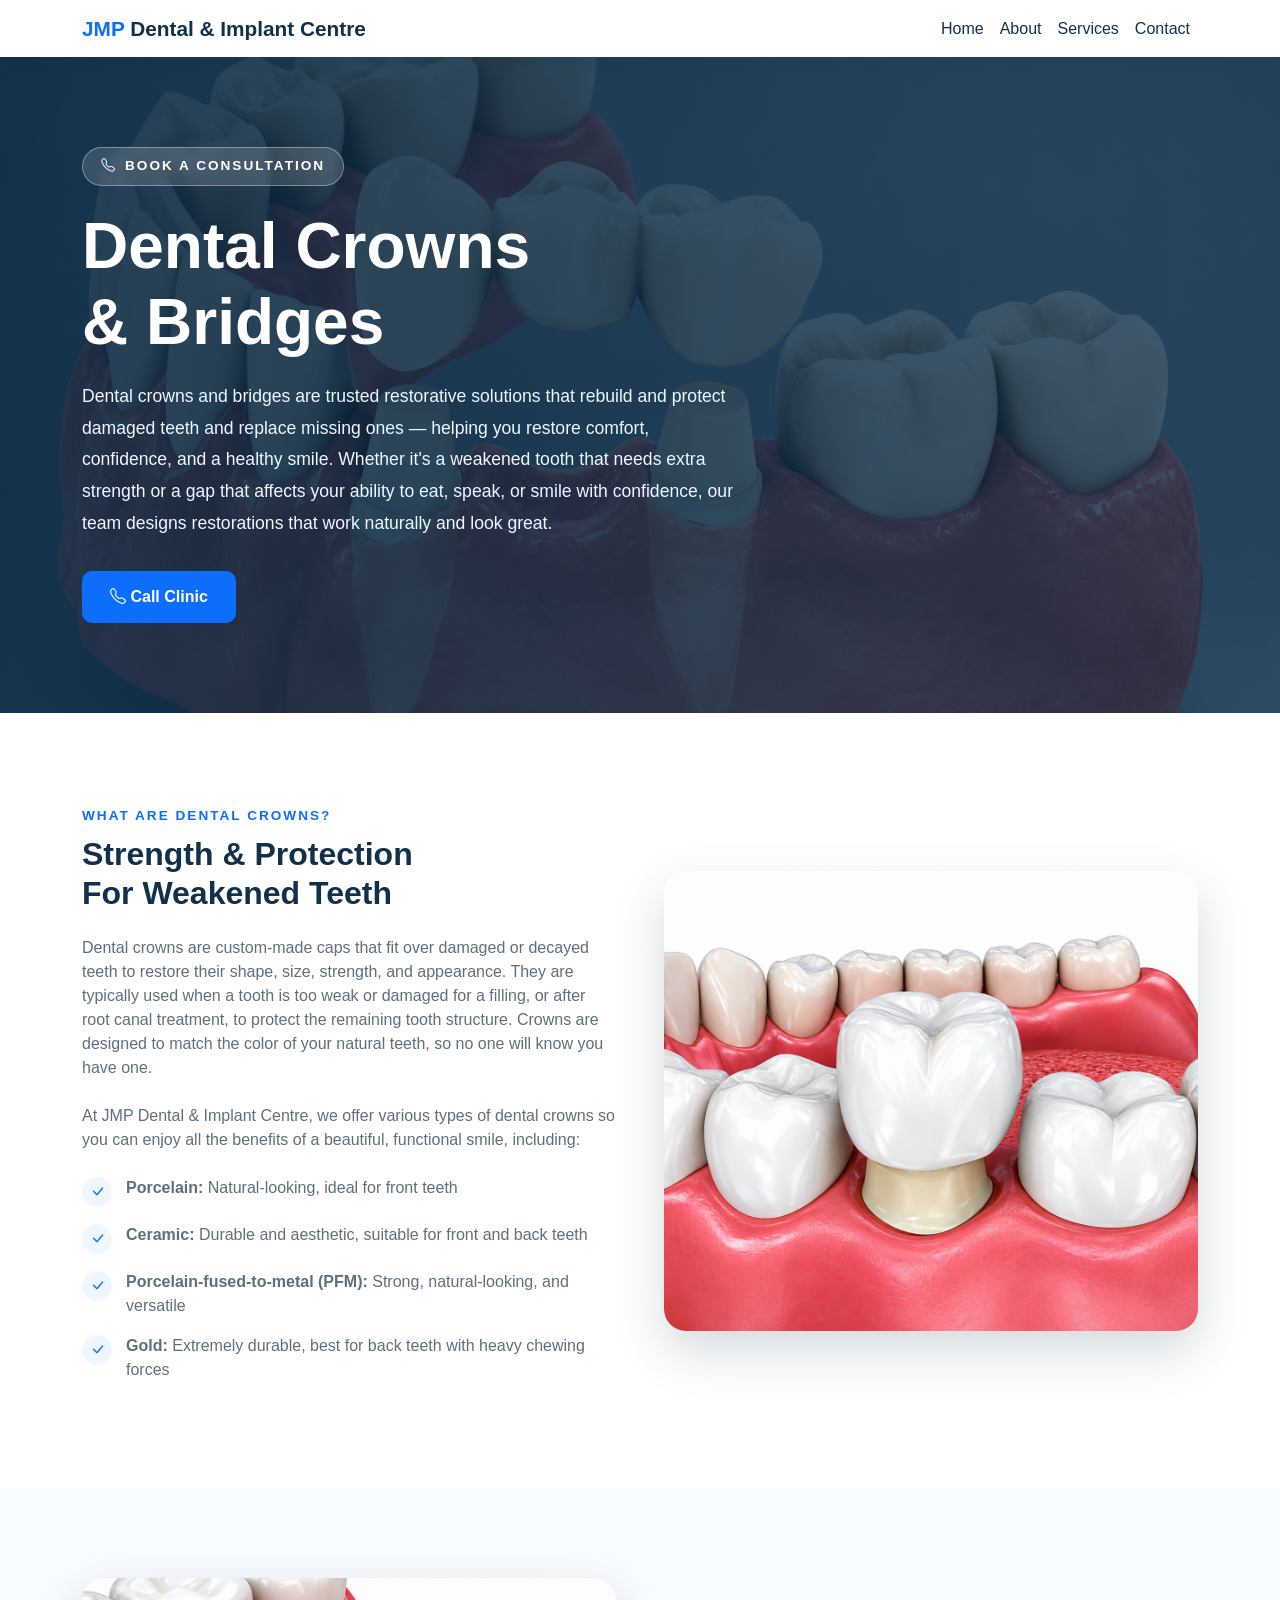
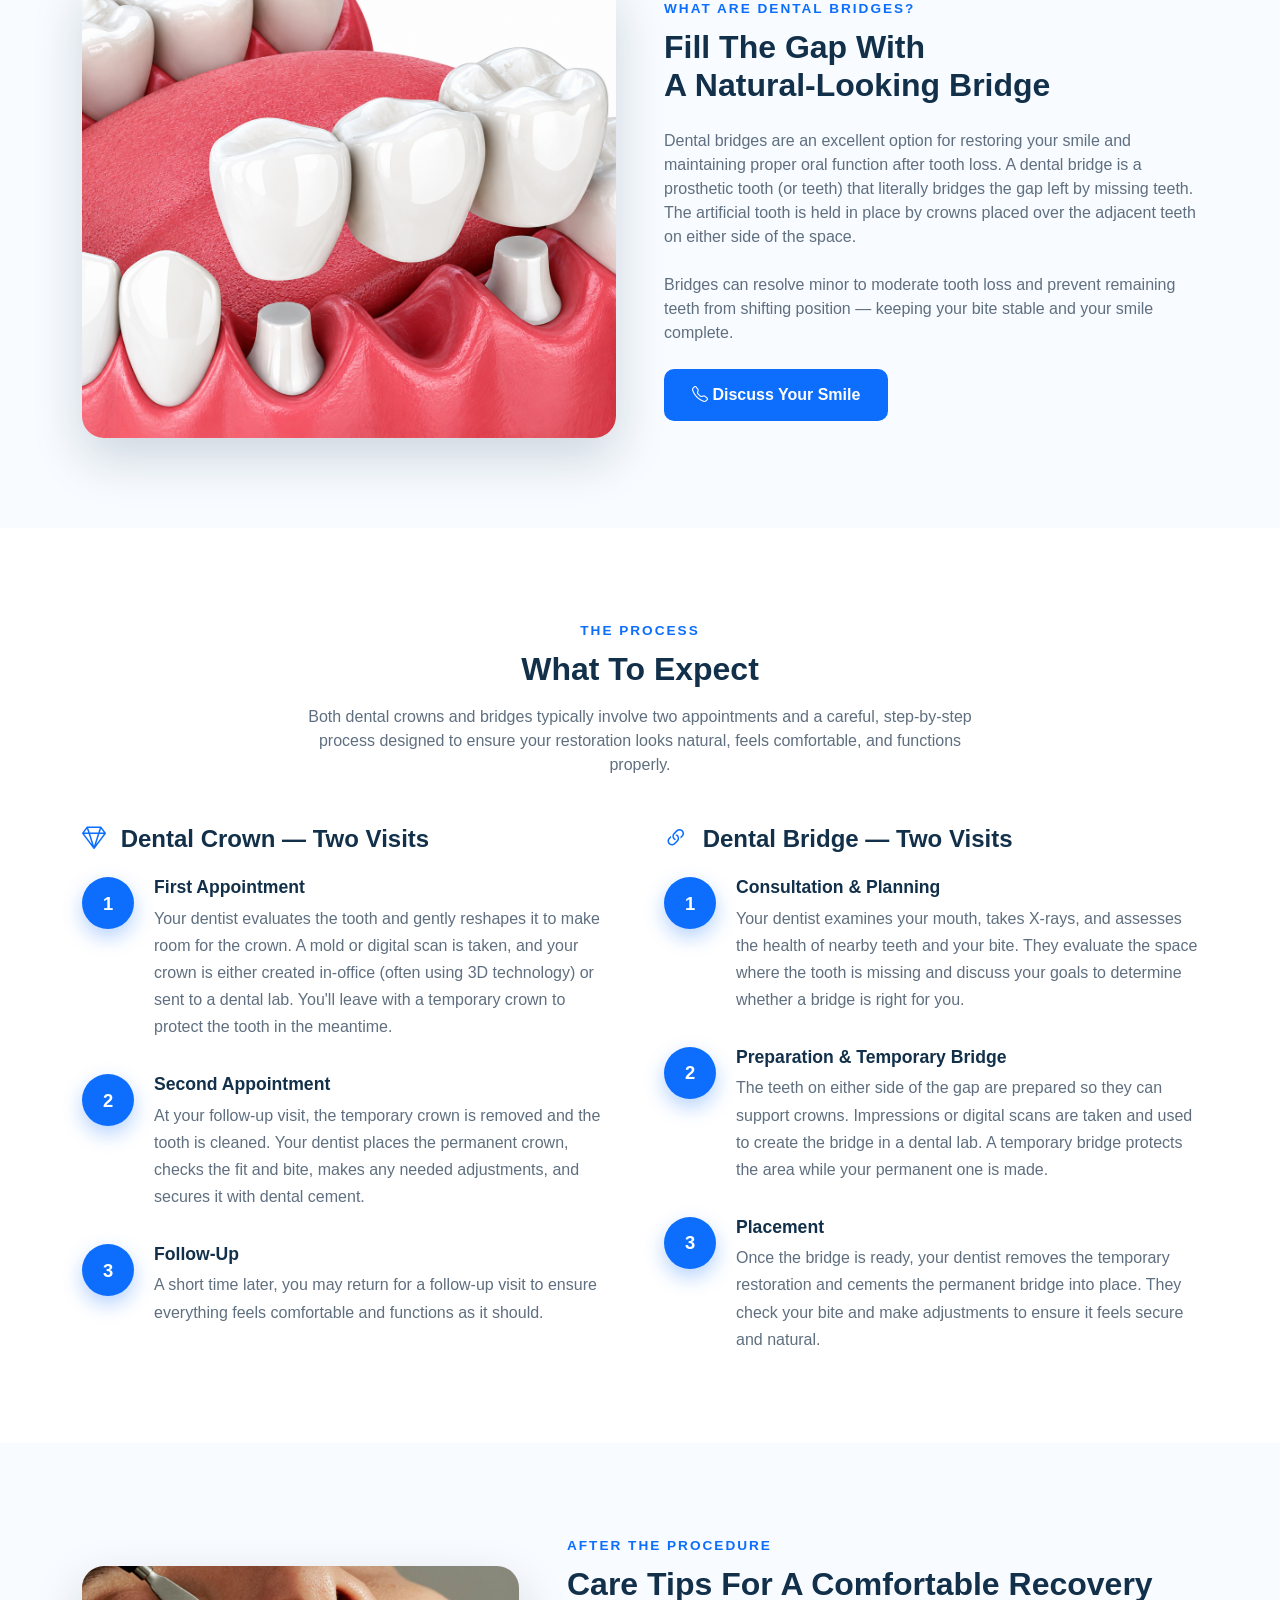
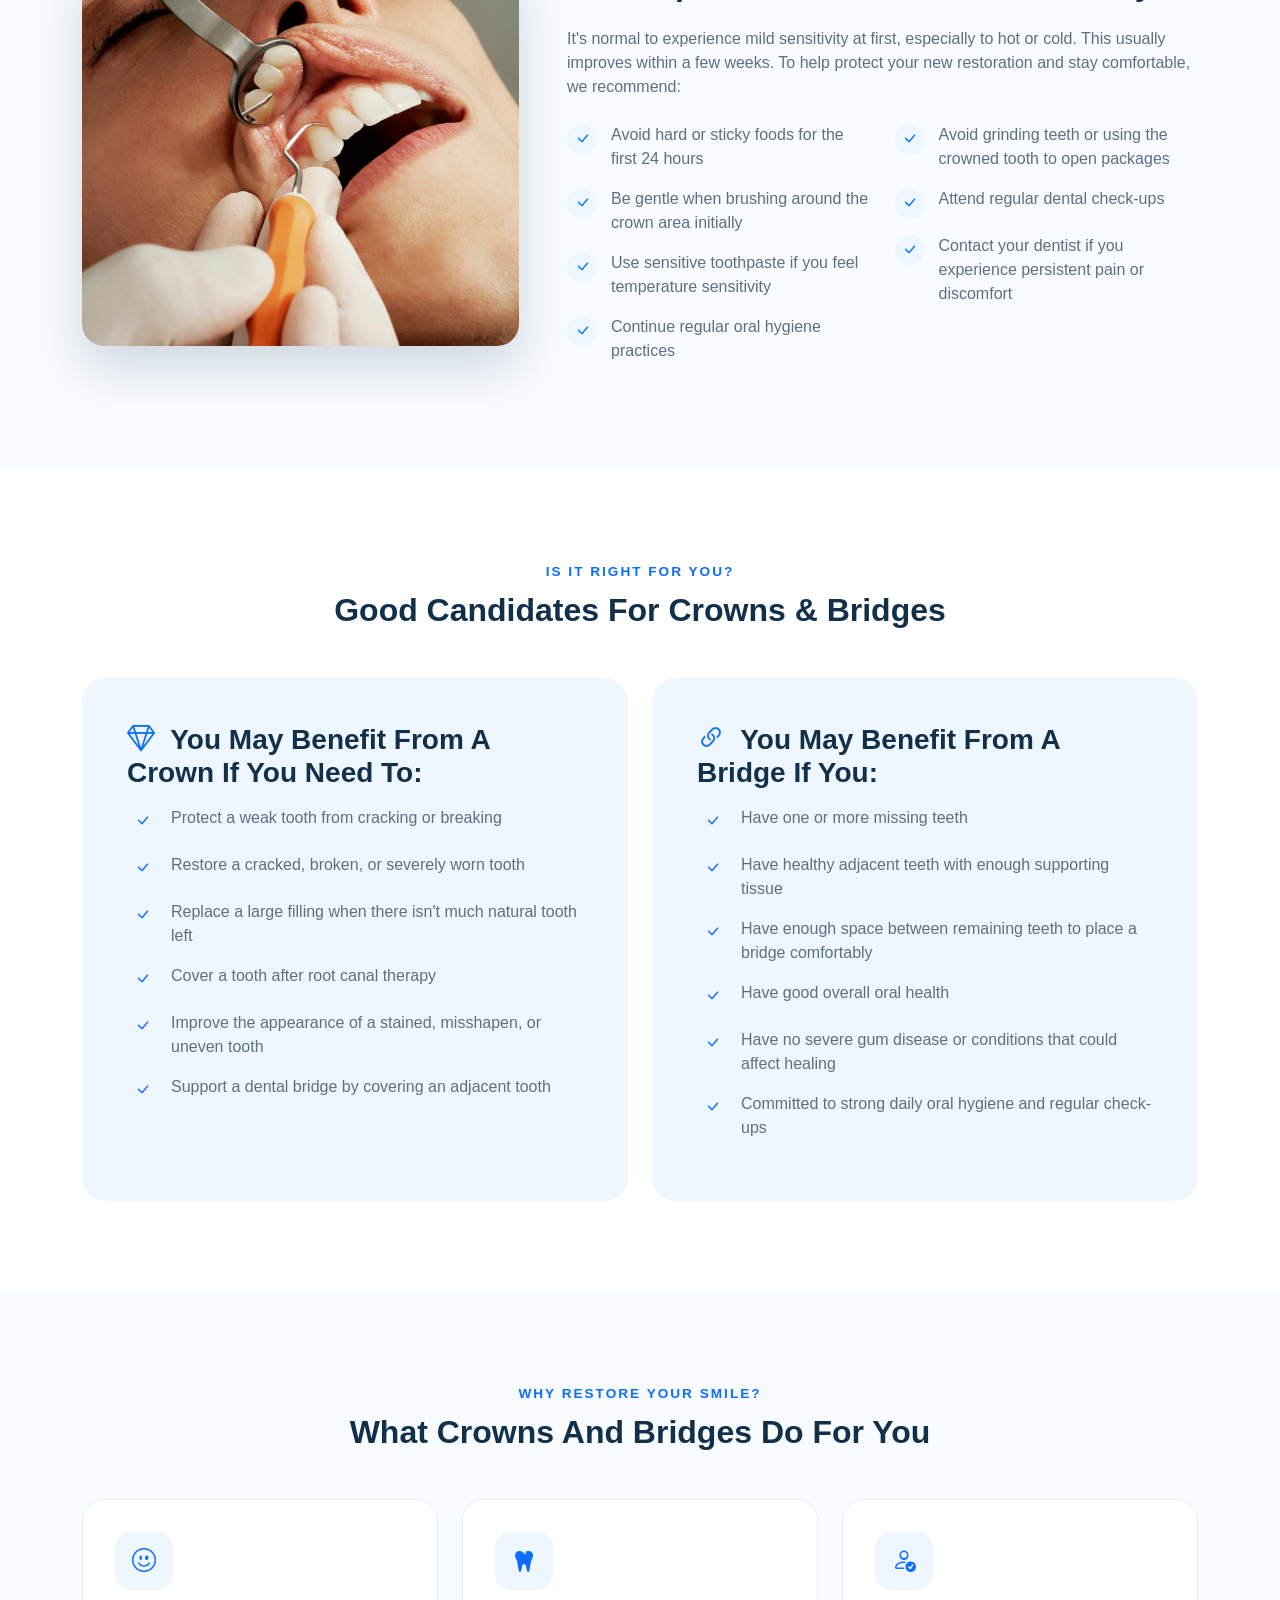
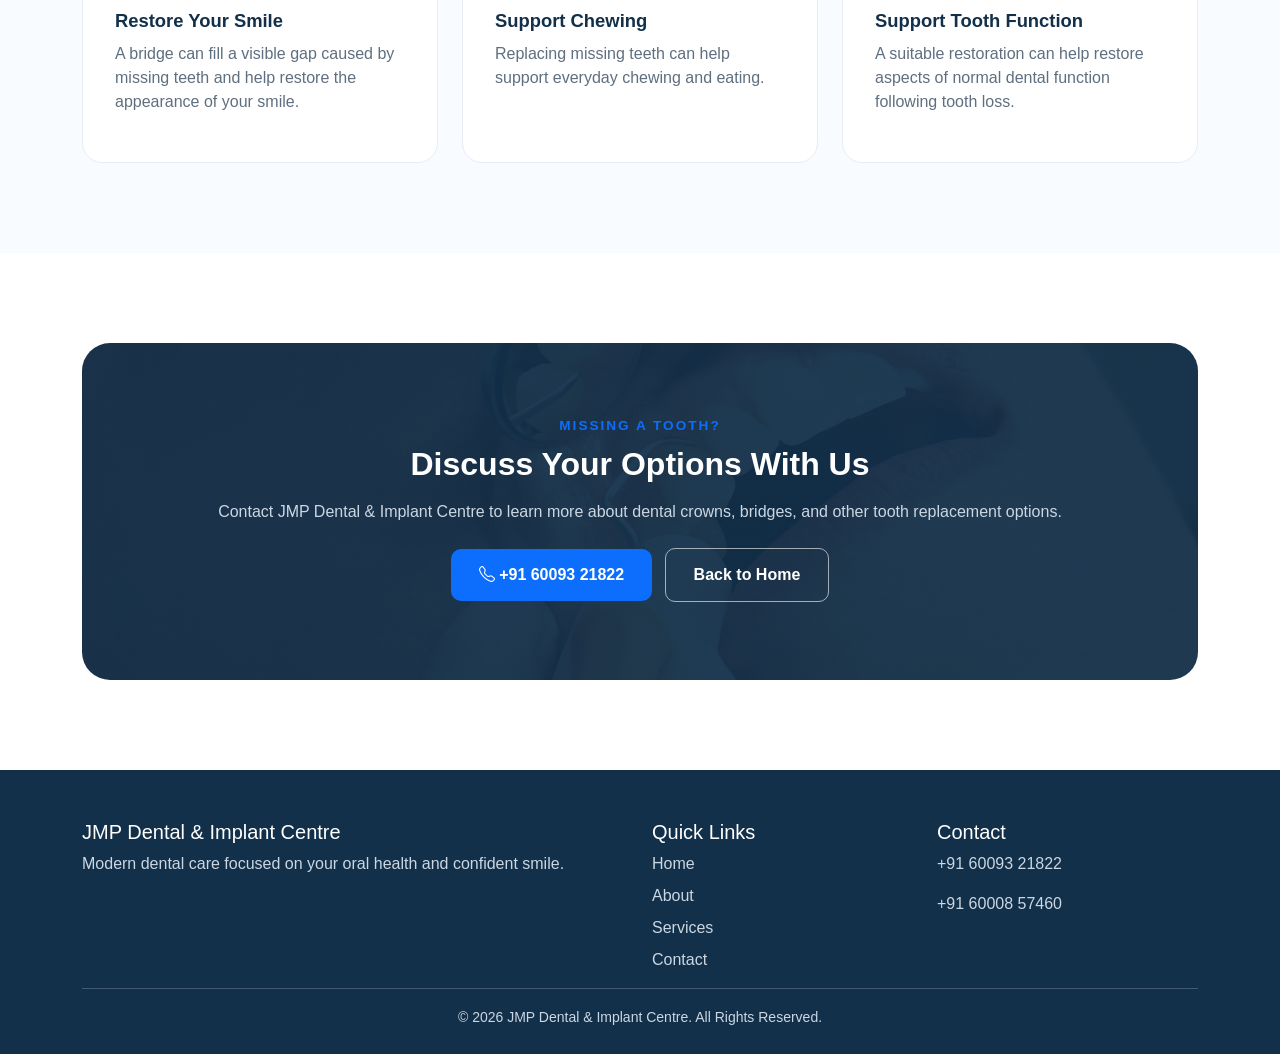
<file: services/bridges.html>
<!DOCTYPE html>
<html lang="en">

<head>

    <meta charset="UTF-8">

    <meta name="viewport"
          content="width=device-width, initial-scale=1.0">

    <title>Bridges | JMP Dental & Implant Centre</title>

    <!-- Bootstrap -->
    <link
        href="https://cdn.jsdelivr.net/npm/bootstrap@5.3.3/dist/css/bootstrap.min.css"
        rel="stylesheet">

    <!-- Bootstrap Icons -->
    <link
        href="https://cdn.jsdelivr.net/npm/bootstrap-icons@1.11.3/font/bootstrap-icons.css"
        rel="stylesheet">

    <link rel="stylesheet" href="https://cdnjs.cloudflare.com/ajax/libs/font-awesome/6.5.2/css/all.min.css">

        <link rel="stylesheet" href="../css/bridges.css">

</head>


<body>


    <!-- =========================
         NAVBAR
    ========================= -->

    <nav class="navbar navbar-expand-lg sticky-top">

        <div class="container">

            <a
                class="navbar-brand"
                href="../index.html">

                JMP
                <span>
                    Dental & Implant Centre
                </span>

            </a>


            <button
                class="navbar-toggler"
                type="button"
                data-bs-toggle="collapse"
                data-bs-target="#mainNavbar">

                <span class="navbar-toggler-icon"></span>

            </button>


            <div
                class="collapse navbar-collapse"
                id="mainNavbar">

                <ul class="navbar-nav ms-auto">

                    <li class="nav-item">

                        <a
                            class="nav-link"
                            href="../index.html">

                            Home

                        </a>

                    </li>


                    <li class="nav-item">

                        <a
                            class="nav-link"
                            href="../index.html#about">

                            About

                        </a>

                    </li>


                    <li class="nav-item">

                        <a
                            class="nav-link"
                            href="../index.html#services">

                            Services

                        </a>

                    </li>


                    <li class="nav-item">

                        <a
                            class="nav-link"
                            href="../index.html#contact">

                            Contact

                        </a>

                    </li>

                </ul>

            </div>

        </div>

    </nav>


    <!-- =========================
         HERO
    ========================= -->

    <section class="service-hero">

        <div class="container">

            <div class="service-hero-content">

                <span class="hero-badge">

                    <i class="bi bi-telephone"></i>

                    BOOK A CONSULTATION

                </span>


                <h1>

                    Dental Crowns
                    <br>
                    &amp; Bridges

                </h1>


                <p>

                    Dental crowns and bridges are trusted restorative solutions
                    that rebuild and protect damaged teeth and replace missing
                    ones — helping you restore comfort, confidence, and a
                    healthy smile. Whether it's a weakened tooth that needs
                    extra strength or a gap that affects your ability to eat,
                    speak, or smile with confidence, our team designs
                    restorations that work naturally and look great.

                </p>


                <a
                    href="tel:+916009321822"
                    class="btn btn-primary-custom mt-3">

                    <i class="bi bi-telephone"></i>

                    Call Clinic

                </a>

            </div>

        </div>

    </section>


    <!-- =========================
         WHAT ARE CROWNS
    ========================= -->

    <section>

        <div class="container">

            <div class="row align-items-center g-5">

                <div
                    class="col-lg-6 order-lg-2">

                    <img
                        src="../images/crown-bridges-content1.png"
                        class="content-image"
                        alt="Dental crown placed on a tooth">

                </div>


                <div class="col-lg-6 order-lg-1">

                    <span
                        class="section-label">

                        WHAT ARE DENTAL CROWNS?

                    </span>


                    <h2 class="mt-2 mb-4">

                        Strength &amp; Protection
                        <br>
                        For Weakened Teeth

                    </h2>


                    <p class="mb-4">

                        Dental crowns are custom-made caps that fit over
                        damaged or decayed teeth to restore their shape, size,
                        strength, and appearance. They are typically used when a
                        tooth is too weak or damaged for a filling, or after
                        root canal treatment, to protect the remaining tooth
                        structure. Crowns are designed to match the color of
                        your natural teeth, so no one will know you have one.

                    </p>


                    <p class="mb-4">

                        At JMP Dental &amp; Implant Centre, we offer various
                        types of dental crowns so you can enjoy all the benefits
                        of a beautiful, functional smile, including:

                    </p>


                    <ul class="crown-list">

                        <li>
                            <span class="check-icon">

                                <i class="bi bi-check-lg"></i>

                            </span>
                            <span>

                                <strong>Porcelain:</strong>
                                Natural-looking, ideal for front teeth

                            </span>
                        </li>

                        <li>
                            <span class="check-icon">

                                <i class="bi bi-check-lg"></i>

                            </span>
                            <span>

                                <strong>Ceramic:</strong>
                                Durable and aesthetic, suitable for front and back teeth

                            </span>
                        </li>

                        <li>
                            <span class="check-icon">

                                <i class="bi bi-check-lg"></i>

                            </span>
                            <span>

                                <strong>Porcelain-fused-to-metal (PFM):</strong>
                                Strong, natural-looking, and versatile

                            </span>
                        </li>

                        <li>
                            <span class="check-icon">

                                <i class="bi bi-check-lg"></i>

                            </span>
                            <span>

                                <strong>Gold:</strong>
                                Extremely durable, best for back teeth with heavy chewing forces

                            </span>
                        </li>

                    </ul>

                </div>

            </div>

        </div>

    </section>


    <!-- =========================
         WHAT ARE BRIDGES
    ========================= -->

    <section style="background: #f8fbff;">

        <div class="container">

            <div class="row align-items-center g-5">

                <div class="col-lg-6">

                    <img
                        src="../images/crown-bridges-content2.png"
                        class="content-image"
                        alt="Dental bridge filling a gap between teeth">

                </div>


                <div class="col-lg-6">

                    <span
                        class="section-label">

                        WHAT ARE DENTAL BRIDGES?

                    </span>


                    <h2 class="mt-2 mb-4">

                        Fill The Gap With
                        <br>
                        A Natural-Looking Bridge

                    </h2>


                    <p class="mb-4">

                        Dental bridges are an excellent option for restoring
                        your smile and maintaining proper oral function after
                        tooth loss. A dental bridge is a prosthetic tooth (or
                        teeth) that literally bridges the gap left by missing
                        teeth. The artificial tooth is held in place by crowns
                        placed over the adjacent teeth on either side of the
                        space.

                    </p>


                    <p class="mb-4">

                        Bridges can resolve minor to moderate tooth loss and
                        prevent remaining teeth from shifting position — keeping
                        your bite stable and your smile complete.

                    </p>


                    <a
                        href="tel:+916009321822"
                        class="btn btn-primary-custom">

                        <i class="bi bi-telephone"></i>

                        Discuss Your Smile

                    </a>

                </div>

            </div>

        </div>

    </section>


    <!-- =========================
         TREATMENT PROCESS
    ========================= -->

    <section>

        <div class="container">

            <div class="text-center mb-5">

                <span
                    class="section-label">

                    THE PROCESS

                </span>


                <h2 class="mt-2">

                    What To Expect

                </h2>


                <p class="mt-3 mx-auto" style="max-width: 680px;">

                    Both dental crowns and bridges typically involve two
                    appointments and a careful, step-by-step process designed
                    to ensure your restoration looks natural, feels
                    comfortable, and functions properly.

                </p>

            </div>


            <div class="row g-5">

                <div class="col-lg-6">

                    <h4 class="mb-4">

                        <i class="bi bi-gem me-2 text-primary"></i>
                        Dental Crown — Two Visits

                    </h4>


                    <div class="step">

                        <div class="step-number">

                            1

                        </div>


                        <div>

                            <h4>

                                First Appointment

                            </h4>


                            <p>

                                Your dentist evaluates the tooth and gently
                                reshapes it to make room for the crown. A mold
                                or digital scan is taken, and your crown is
                                either created in-office (often using 3D
                                technology) or sent to a dental lab. You'll
                                leave with a temporary crown to protect the
                                tooth in the meantime.

                            </p>

                        </div>

                    </div>


                    <div class="step">

                        <div class="step-number">

                            2

                        </div>


                        <div>

                            <h4>

                                Second Appointment

                            </h4>


                            <p>

                                At your follow-up visit, the temporary crown is
                                removed and the tooth is cleaned. Your dentist
                                places the permanent crown, checks the fit and
                                bite, makes any needed adjustments, and secures
                                it with dental cement.

                            </p>

                        </div>

                    </div>


                    <div class="step">

                        <div class="step-number">

                            3

                        </div>


                        <div>

                            <h4>

                                Follow-Up

                            </h4>


                            <p>

                                A short time later, you may return for a
                                follow-up visit to ensure everything feels
                                comfortable and functions as it should.

                            </p>

                        </div>

                    </div>

                </div>


                <div class="col-lg-6">

                    <h4 class="mb-4">

                        <i class="bi bi-link-45deg me-2 text-primary"></i>
                        Dental Bridge — Two Visits

                    </h4>


                    <div class="step">

                        <div class="step-number">

                            1

                        </div>


                        <div>

                            <h4>

                                Consultation &amp; Planning

                            </h4>


                            <p>

                                Your dentist examines your mouth, takes X-rays,
                                and assesses the health of nearby teeth and
                                your bite. They evaluate the space where the
                                tooth is missing and discuss your goals to
                                determine whether a bridge is right for you.

                            </p>

                        </div>

                    </div>


                    <div class="step">

                        <div class="step-number">

                            2

                        </div>


                        <div>

                            <h4>

                                Preparation &amp; Temporary Bridge

                            </h4>


                            <p>

                                The teeth on either side of the gap are prepared
                                so they can support crowns. Impressions or
                                digital scans are taken and used to create the
                                bridge in a dental lab. A temporary bridge
                                protects the area while your permanent one is
                                made.

                            </p>

                        </div>

                    </div>


                    <div class="step">

                        <div class="step-number">

                            3

                        </div>


                        <div>

                            <h4>

                                Placement

                            </h4>


                            <p>

                                Once the bridge is ready, your dentist removes
                                the temporary restoration and cements the
                                permanent bridge into place. They check your
                                bite and make adjustments to ensure it feels
                                secure and natural.

                            </p>

                        </div>

                    </div>

                </div>

            </div>

        </div>

    </section>


    <!-- =========================
         AFTER THE PROCEDURE
    ========================= -->

    <section style="background: #f8fbff;">

        <div class="container">

            <div class="row align-items-center g-5">

                <div class="col-lg-5">

                    <img
                        src="../images/bridges-smile.jpg"
                        class="content-image short"
                        alt="Patient smiling after treatment">

                </div>


                <div class="col-lg-7">

                    <span
                        class="section-label">

                        AFTER THE PROCEDURE

                    </span>


                    <h2 class="mt-2 mb-4">

                        Care Tips For A Comfortable Recovery

                    </h2>


                    <p class="mb-4">

                        It's normal to experience mild sensitivity at first,
                        especially to hot or cold. This usually improves within
                        a few weeks. To help protect your new restoration and
                        stay comfortable, we recommend:

                    </p>


                    <div class="row g-4">

                        <div class="col-md-6">

                            <ul class="crown-list">

                                <li>
                                    <span class="check-icon">

                                        <i class="bi bi-check-lg"></i>

                                    </span>
                                    <span>
                                        Avoid hard or sticky foods for the first 24 hours
                                    </span>
                                </li>

                                <li>
                                    <span class="check-icon">

                                        <i class="bi bi-check-lg"></i>

                                    </span>
                                    <span>
                                        Be gentle when brushing around the crown area initially
                                    </span>
                                </li>

                                <li>
                                    <span class="check-icon">

                                        <i class="bi bi-check-lg"></i>

                                    </span>
                                    <span>
                                        Use sensitive toothpaste if you feel temperature sensitivity
                                    </span>
                                </li>

                                <li>
                                    <span class="check-icon">

                                        <i class="bi bi-check-lg"></i>

                                    </span>
                                    <span>
                                        Continue regular oral hygiene practices
                                    </span>
                                </li>

                            </ul>

                        </div>


                        <div class="col-md-6">

                            <ul class="crown-list">

                                <li>
                                    <span class="check-icon">

                                        <i class="bi bi-check-lg"></i>

                                    </span>
                                    <span>
                                        Avoid grinding teeth or using the crowned tooth to open packages
                                    </span>
                                </li>

                                <li>
                                    <span class="check-icon">

                                        <i class="bi bi-check-lg"></i>

                                    </span>
                                    <span>
                                        Attend regular dental check-ups
                                    </span>
                                </li>

                                <li>
                                    <span class="check-icon">

                                        <i class="bi bi-check-lg"></i>

                                    </span>
                                    <span>
                                        Contact your dentist if you experience persistent pain or discomfort
                                    </span>
                                </li>

                            </ul>

                        </div>

                    </div>

                </div>

            </div>

        </div>

    </section>


    <!-- =========================
         CANDIDATE CHECKLISTS
    ========================= -->

    <section>

        <div class="container">

            <div class="text-center mb-5">

                <span
                    class="section-label">

                    IS IT RIGHT FOR YOU?

                </span>


                <h2 class="mt-2">

                    Good Candidates For Crowns &amp; Bridges

                </h2>

            </div>


            <div class="row g-4">

                <div class="col-lg-6">

                    <div class="candidate-box">

                        <h3 class="mb-3">

                            <i class="bi bi-gem me-2 text-primary"></i>
                            You May Benefit From A Crown If You Need To:

                        </h3>


                        <ul class="crown-list">

                            <li>
                                <span class="check-icon">

                                    <i class="bi bi-check-lg"></i>

                                </span>
                                <span>Protect a weak tooth from cracking or breaking</span>
                            </li>

                            <li>
                                <span class="check-icon">

                                    <i class="bi bi-check-lg"></i>

                                </span>
                                <span>Restore a cracked, broken, or severely worn tooth</span>
                            </li>

                            <li>
                                <span class="check-icon">

                                    <i class="bi bi-check-lg"></i>

                                </span>
                                <span>Replace a large filling when there isn't much natural tooth left</span>
                            </li>

                            <li>
                                <span class="check-icon">

                                    <i class="bi bi-check-lg"></i>

                                </span>
                                <span>Cover a tooth after root canal therapy</span>
                            </li>

                            <li>
                                <span class="check-icon">

                                    <i class="bi bi-check-lg"></i>

                                </span>
                                <span>Improve the appearance of a stained, misshapen, or uneven tooth</span>
                            </li>

                            <li>
                                <span class="check-icon">

                                    <i class="bi bi-check-lg"></i>

                                </span>
                                <span>Support a dental bridge by covering an adjacent tooth</span>
                            </li>

                        </ul>

                    </div>

                </div>


                <div class="col-lg-6">

                    <div class="candidate-box">

                        <h3 class="mb-3">

                            <i class="bi bi-link-45deg me-2 text-primary"></i>
                            You May Benefit From A Bridge If You:

                        </h3>


                        <ul class="crown-list">

                            <li>
                                <span class="check-icon">

                                    <i class="bi bi-check-lg"></i>

                                </span>
                                <span>Have one or more missing teeth</span>
                            </li>

                            <li>
                                <span class="check-icon">

                                    <i class="bi bi-check-lg"></i>

                                </span>
                                <span>Have healthy adjacent teeth with enough supporting tissue</span>
                            </li>

                            <li>
                                <span class="check-icon">

                                    <i class="bi bi-check-lg"></i>

                                </span>
                                <span>Have enough space between remaining teeth to place a bridge comfortably</span>
                            </li>

                            <li>
                                <span class="check-icon">

                                    <i class="bi bi-check-lg"></i>

                                </span>
                                <span>Have good overall oral health</span>
                            </li>

                            <li>
                                <span class="check-icon">

                                    <i class="bi bi-check-lg"></i>

                                </span>
                                <span>Have no severe gum disease or conditions that could affect healing</span>
                            </li>

                            <li>
                                <span class="check-icon">

                                    <i class="bi bi-check-lg"></i>

                                </span>
                                <span>Committed to strong daily oral hygiene and regular check-ups</span>
                            </li>

                        </ul>

                    </div>

                </div>

            </div>

        </div>

    </section>


    <!-- =========================
         BENEFITS
    ========================= -->

    <section style="background: #f8fbff;">

        <div class="container">

            <div class="text-center mb-5">

                <span
                    class="section-label">

                    WHY RESTORE YOUR SMILE?

                </span>


                <h2 class="mt-2">

                    What Crowns And Bridges Do For You

                </h2>

            </div>


            <div class="row g-4">

                <div class="col-md-6 col-lg-4">

                    <div class="info-card">

                        <div class="info-icon">

                            <i class="bi bi-emoji-smile"></i>

                        </div>


                        <h4>

                            Restore Your Smile

                        </h4>


                        <p>

                            A bridge can fill a visible gap caused by missing
                            teeth and help restore the appearance of your smile.

                        </p>

                    </div>

                </div>


                <div class="col-md-6 col-lg-4">

                    <div class="info-card">

                        <div class="info-icon">

                            <i class="fa-solid fa-tooth"></i>

                        </div>


                        <h4>

                            Support Chewing

                        </h4>


                        <p>

                            Replacing missing teeth can help support everyday
                            chewing and eating.

                        </p>

                    </div>

                </div>


                <div class="col-md-6 col-lg-4">

                    <div class="info-card">

                        <div class="info-icon">

                            <i class="bi bi-person-check"></i>

                        </div>


                        <h4>

                            Support Tooth Function

                        </h4>


                        <p>

                            A suitable restoration can help restore aspects of
                            normal dental function following tooth loss.

                        </p>

                    </div>

                </div>

            </div>

        </div>

    </section>


    <!-- =========================
         CTA
    ========================= -->

    <section>

        <div class="container">

            <div class="cta">

                <span
                    class="section-label">

                    MISSING A TOOTH?

                </span>


                <h2 class="mt-2">

                    Discuss Your Options With Us

                </h2>


                <p class="mt-3">

                    Contact JMP Dental &amp; Implant Centre to learn more about
                    dental crowns, bridges, and other tooth replacement options.

                </p>


                <div class="mt-4">

                    <a
                        href="tel:+916009321822"
                        class="btn btn-primary-custom me-2 mb-2">

                        <i class="bi bi-telephone"></i>

                        +91 60093 21822

                    </a>


                    <a
                        href="../index.html"
                        class="btn btn-outline-light-custom mb-2">

                        Back to Home

                    </a>

                </div>

            </div>

        </div>

    </section>


    <!-- =========================
         FOOTER
    ========================= -->

    <footer>

        <div class="container">

            <div class="row g-4">

                <div class="col-lg-6">

                    <h5>

                        JMP Dental &amp; Implant Centre

                    </h5>


                    <p>

                        Modern dental care focused on your oral health and
                        confident smile.

                    </p>

                </div>


                <div class="col-lg-3">

                    <h5>

                        Quick Links

                    </h5>


                    <div class="d-flex flex-column gap-2">

                        <a href="../index.html">
                            Home
                        </a>

                        <a href="../index.html#about">
                            About
                        </a>

                        <a href="../index.html#services">
                            Services
                        </a>

                        <a href="../index.html#contact">
                            Contact
                        </a>

                    </div>

                </div>


                <div class="col-lg-3">

                    <h5>

                        Contact

                    </h5>


                    <p>

                        +91 60093 21822

                    </p>


                    <p>

                        +91 60008 57460

                    </p>

                </div>

            </div>


            <hr>


            <div class="text-center">

                <small>

                    © 2026 JMP Dental &amp; Implant Centre.
                    All Rights Reserved.

                </small>

            </div>

        </div>

    </footer>


    <script
        src="https://cdn.jsdelivr.net/npm/bootstrap@5.3.3/dist/js/bootstrap.bundle.min.js">
    </script>

</body>

</html>
</file>
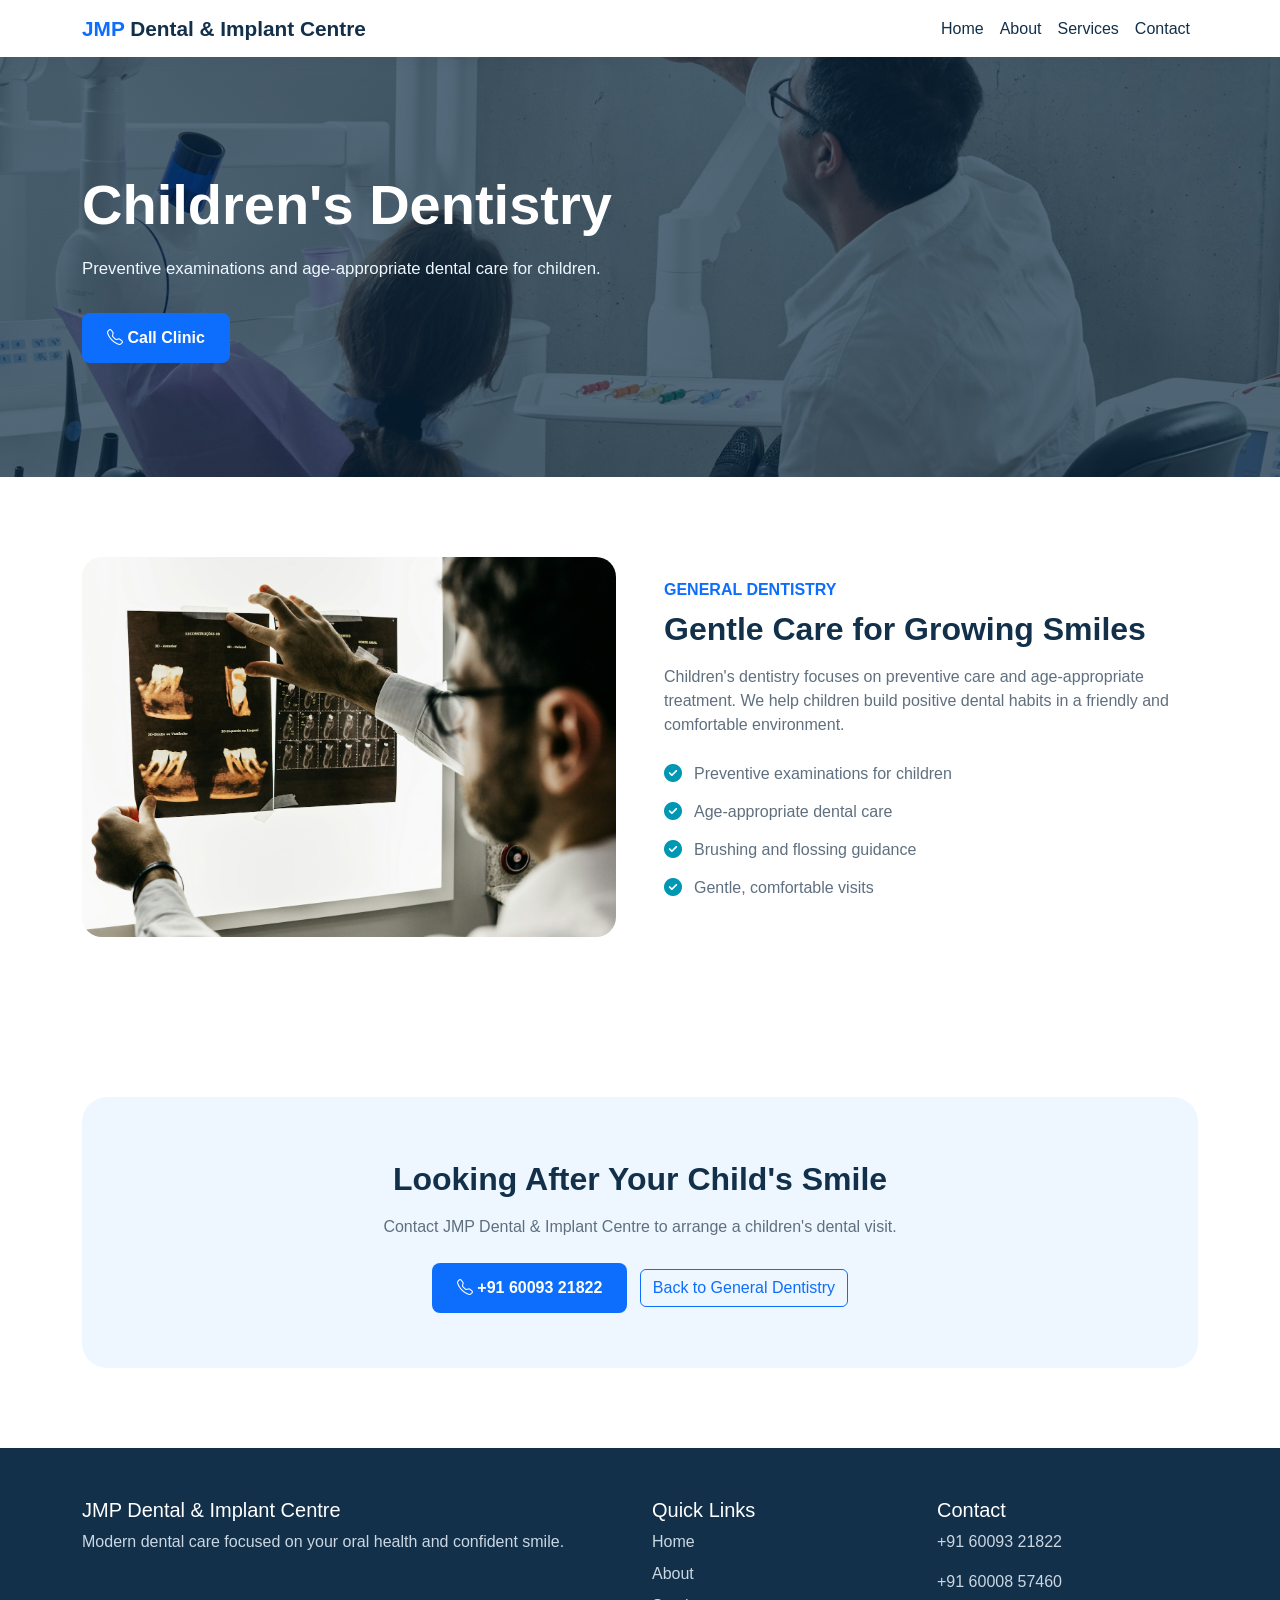
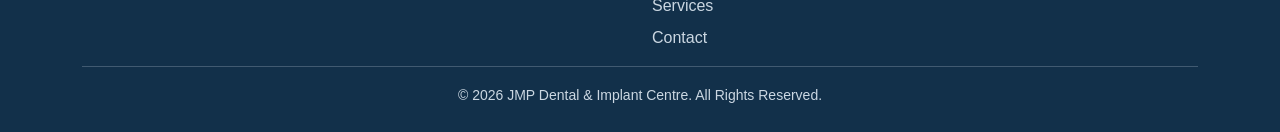
<file: services/childrens-dentistry.html>
<!DOCTYPE html>
<html lang="en">

<head>

    <meta charset="UTF-8">
    <meta name="viewport" content="width=device-width, initial-scale=1.0">

    <title>Children's Dentistry | JMP Dental & Implant Centre</title>

    <!-- Bootstrap -->
    <link href="https://cdn.jsdelivr.net/npm/bootstrap@5.3.3/dist/css/bootstrap.min.css" rel="stylesheet">

    <!-- Bootstrap Icons -->
    <link href="https://cdn.jsdelivr.net/npm/bootstrap-icons@1.11.3/font/bootstrap-icons.css" rel="stylesheet">

    <link rel="stylesheet" href="https://cdnjs.cloudflare.com/ajax/libs/font-awesome/6.5.2/css/all.min.css">

        <link rel="stylesheet" href="../css/childrens-dentistry.css">

</head>

<body>

    <!-- NAVBAR -->
    <nav class="navbar navbar-expand-lg sticky-top">
        <div class="container">
            <a class="navbar-brand" href="../index.html">JMP <span>Dental & Implant Centre</span></a>
            <button class="navbar-toggler" type="button" data-bs-toggle="collapse" data-bs-target="#mainNavbar">
                <span class="navbar-toggler-icon"></span>
            </button>
            <div class="collapse navbar-collapse" id="mainNavbar">
                <ul class="navbar-nav ms-auto">
                    <li class="nav-item"><a class="nav-link" href="../index.html">Home</a></li>
                    <li class="nav-item"><a class="nav-link" href="../index.html#about">About</a></li>
                    <li class="nav-item"><a class="nav-link" href="../index.html#services">Services</a></li>
                    <li class="nav-item"><a class="nav-link" href="../index.html#contact">Contact</a></li>
                </ul>
            </div>
        </div>
    </nav>

    <!-- HERO -->
    <section class="service-hero">
        <div class="container">
            <div class="service-hero-content">
                <h1>Children's Dentistry</h1>
                <p>Preventive examinations and age-appropriate dental care for children.</p>
                <a href="tel:+916009321822" class="btn btn-primary-custom mt-3">
                    <i class="bi bi-telephone"></i> Call Clinic
                </a>
            </div>
        </div>
    </section>

    <!-- ABOUT -->
    <section>
        <div class="container">
            <div class="row align-items-center g-5">

                <div class="col-lg-6">
                    <img src="../images/general-dentistry-checkup.jpg" class="content-image" alt="Children's Dentistry">
                </div>

                <div class="col-lg-6">
                    <span class="text-primary fw-semibold">GENERAL DENTISTRY</span>
                    <h2 class="mt-2 mb-3">Gentle Care for Growing Smiles</h2>
                    <p>Children's dentistry focuses on preventive care and age-appropriate treatment. We help children build positive dental habits in a friendly and comfortable environment.</p>

                    <ul class="check-list">
                        <li><i class="fa-solid fa-circle-check"></i><span>Preventive examinations for children</span></li>
                        <li><i class="fa-solid fa-circle-check"></i><span>Age-appropriate dental care</span></li>
                        <li><i class="fa-solid fa-circle-check"></i><span>Brushing and flossing guidance</span></li>
                        <li><i class="fa-solid fa-circle-check"></i><span>Gentle, comfortable visits</span></li>
                    </ul>
                </div>

            </div>
        </div>
    </section>

    <!-- CTA -->
    <section>
        <div class="container">
            <div class="cta">
                <h2 class="mt-2">Looking After Your Child's Smile</h2>
                <p class="mt-3">Contact JMP Dental & Implant Centre to arrange a children's dental visit.</p>
                <div class="mt-4">
                    <a href="tel:+916009321822" class="btn btn-primary-custom me-2"><i class="bi bi-telephone"></i> +91 60093 21822</a>
                    <a href="general-dentistry.html" class="btn btn-outline-primary">Back to General Dentistry</a>
                </div>
            </div>
        </div>
    </section>

    <!-- FOOTER -->
    <footer>
        <div class="container">
            <div class="row g-4">
                <div class="col-lg-6">
                    <h5>JMP Dental & Implant Centre</h5>
                    <p>Modern dental care focused on your oral health and confident smile.</p>
                </div>
                <div class="col-lg-3">
                    <h5>Quick Links</h5>
                    <div class="d-flex flex-column gap-2">
                        <a href="../index.html">Home</a>
                        <a href="../index.html#about">About</a>
                        <a href="../index.html#services">Services</a>
                        <a href="../index.html#contact">Contact</a>
                    </div>
                </div>
                <div class="col-lg-3">
                    <h5>Contact</h5>
                    <p>+91 60093 21822</p>
                    <p>+91 60008 57460</p>
                </div>
            </div>
            <hr>
            <div class="text-center">
                <small>© 2026 JMP Dental & Implant Centre. All Rights Reserved.</small>
            </div>
        </div>
    </footer>

    <script src="https://cdn.jsdelivr.net/npm/bootstrap@5.3.3/dist/js/bootstrap.bundle.min.js"></script>

</body>

</html>
</file>
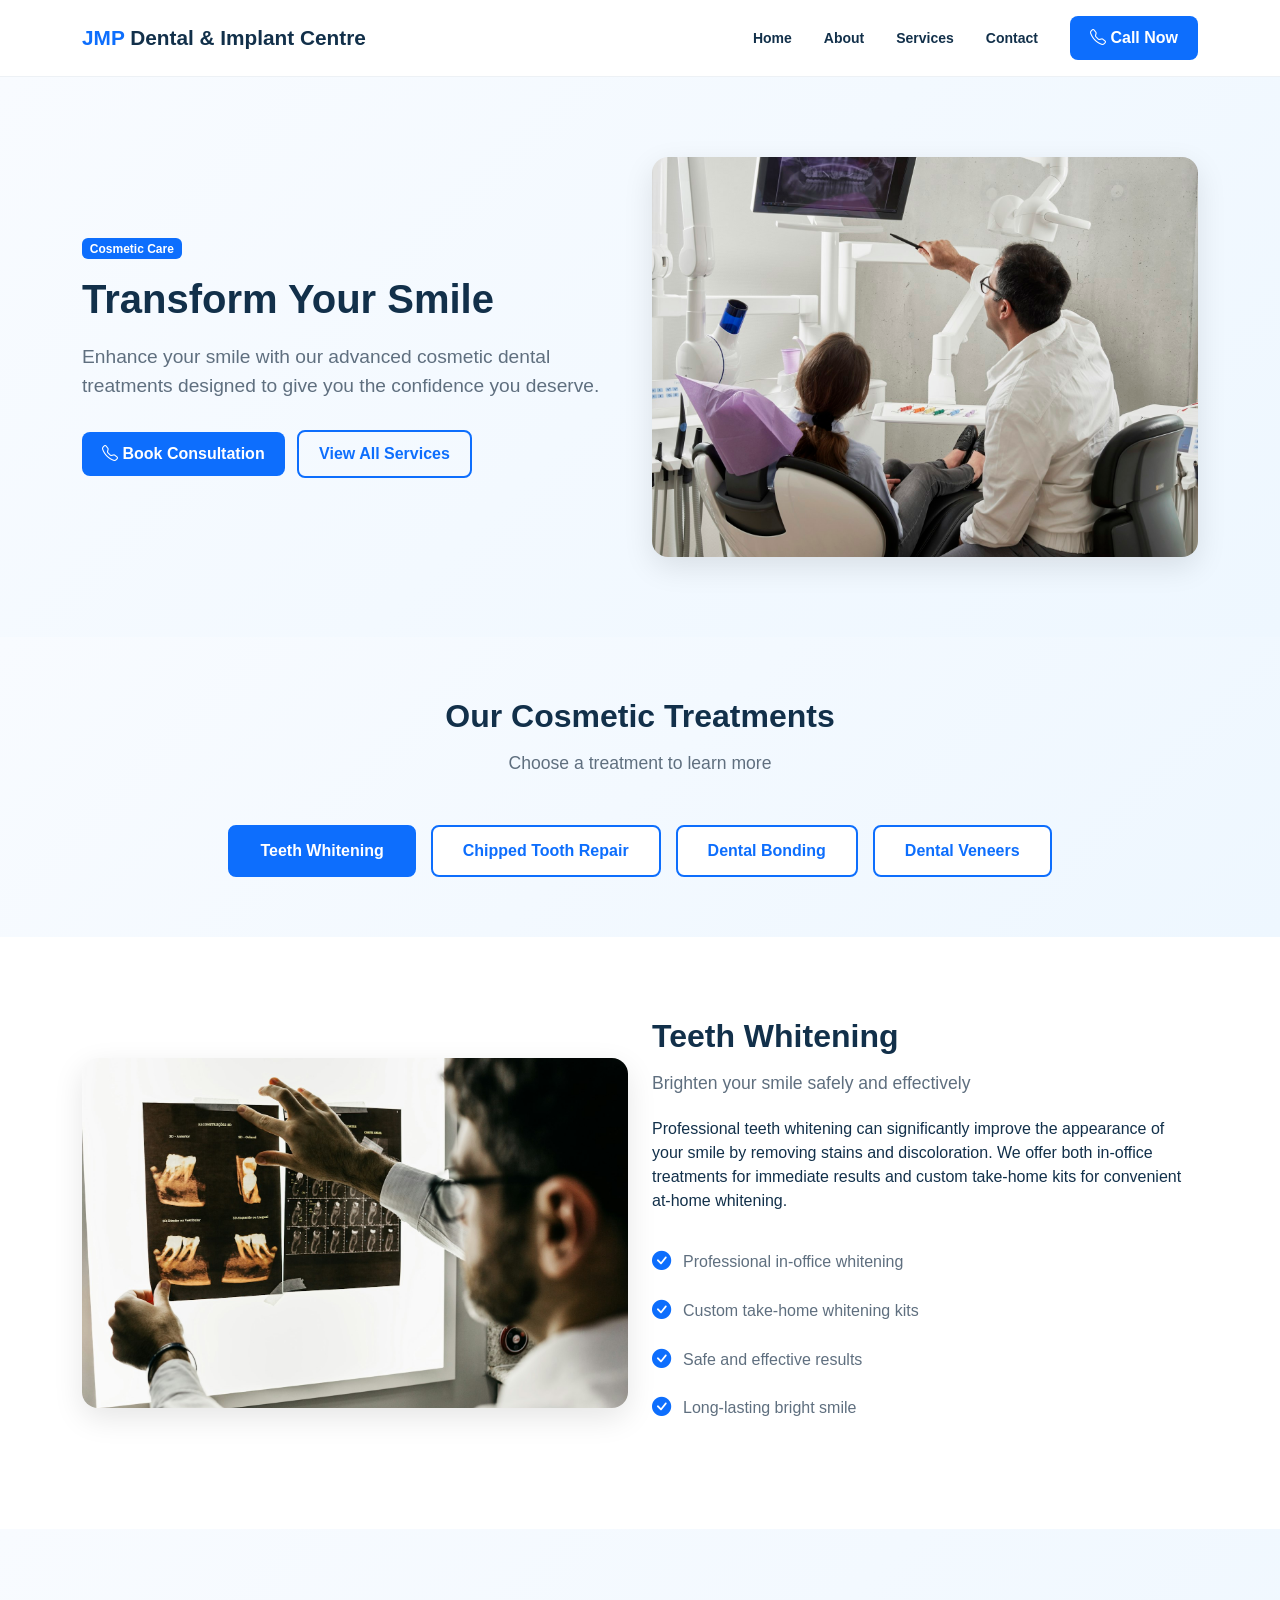
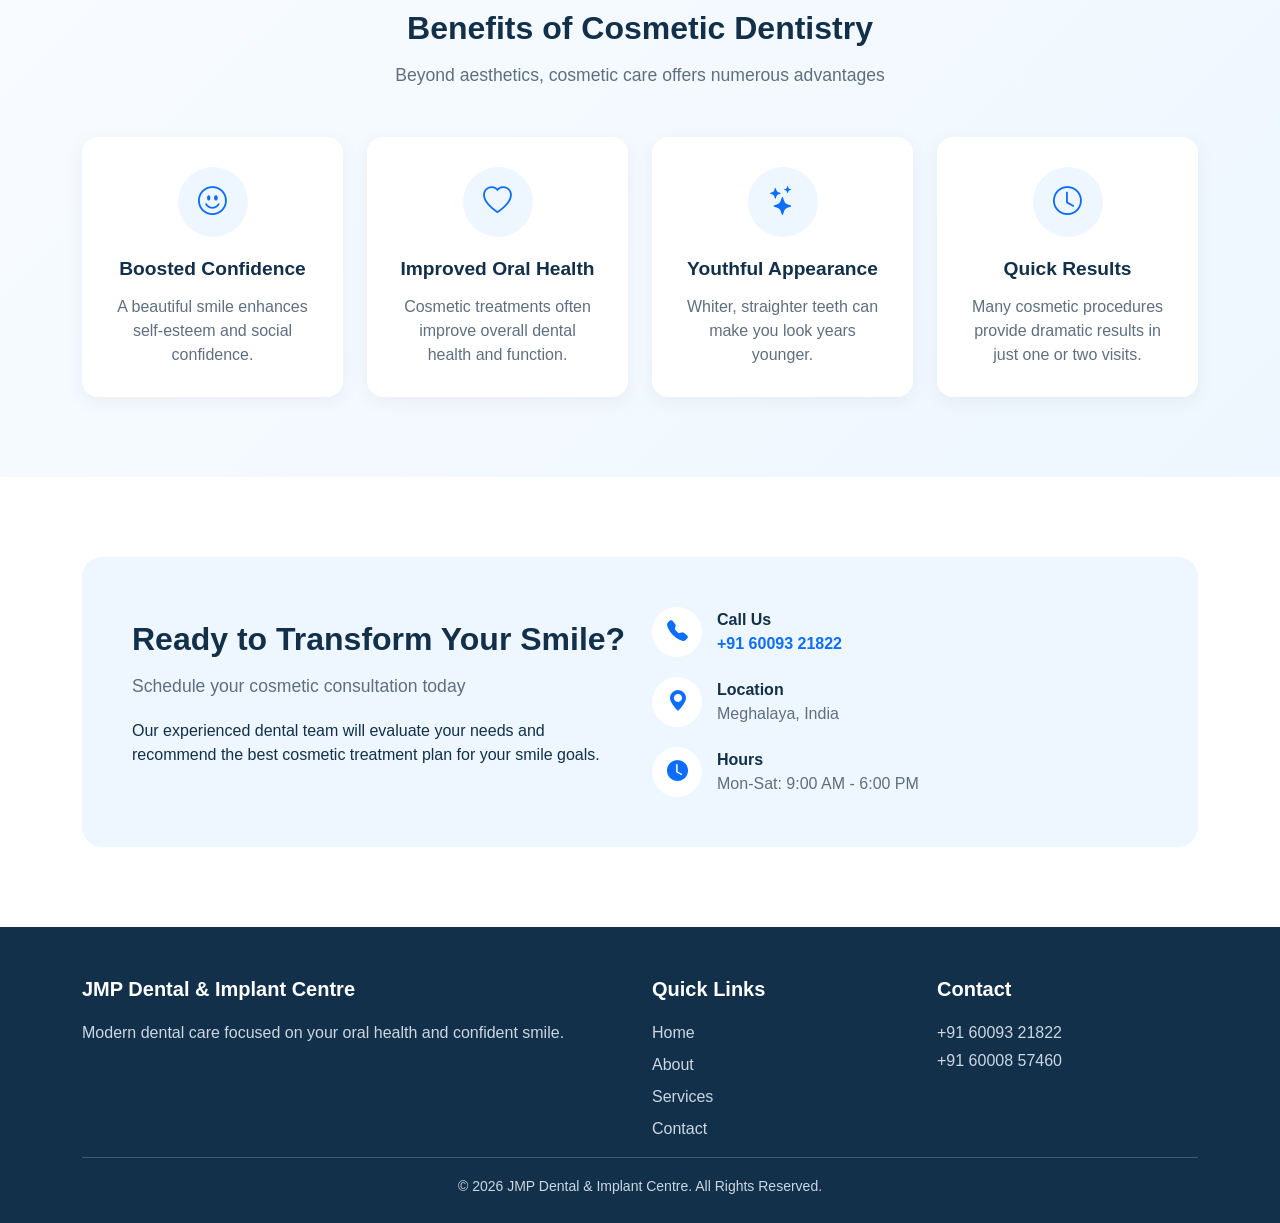
<file: services/cosmetic-care.html>
<!DOCTYPE html>
<html lang="en">
<head>
    <meta charset="UTF-8">
    <meta name="viewport" content="width=device-width, initial-scale=1.0">

    <title>Cosmetic Care | JMP Dental & Implant Centre</title>

    <meta name="description"
          content="Enhance your smile with cosmetic dental treatments including teeth whitening, bonding, and veneers at JMP Dental & Implant Centre.">

    <!-- Bootstrap -->
    <link href="https://cdn.jsdelivr.net/npm/bootstrap@5.3.3/dist/css/bootstrap.min.css"
          rel="stylesheet">

    <!-- Bootstrap Icons -->
    <link rel="stylesheet"
          href="https://cdn.jsdelivr.net/npm/bootstrap-icons@1.11.3/font/bootstrap-icons.min.css">

    <link rel="stylesheet" href="../css/cosmetic-care.css">
</head>

<body>

<!-- NAVBAR -->
<nav class="navbar navbar-expand-lg sticky-top">
    <div class="container">

        <a class="navbar-brand" href="../index.html">
            JMP
            <span>Dental & Implant Centre</span>
        </a>

        <button class="navbar-toggler"
                type="button"
                data-bs-toggle="collapse"
                data-bs-target="#mainNav">
            <span class="navbar-toggler-icon"></span>
        </button>

        <div class="collapse navbar-collapse" id="mainNav">

            <ul class="navbar-nav ms-auto align-items-lg-center">

                <li class="nav-item">
                    <a class="nav-link" href="../index.html">Home</a>
                </li>

                <li class="nav-item">
                    <a class="nav-link" href="../index.html#about">About</a>
                </li>

                <li class="nav-item">
                    <a class="nav-link" href="../index.html#services">Services</a>
                </li>

                <li class="nav-item">
                    <a class="nav-link" href="../index.html#contact">Contact</a>
                </li>

                <li class="nav-item ms-lg-3">
                    <a class="btn btn-primary-custom"
                       href="tel:+916009321822">
                        <i class="bi bi-telephone"></i>
                        Call Now
                    </a>
                </li>

            </ul>

        </div>
    </div>
</nav>

<!-- HERO SECTION -->
<section class="hero-section">
    <div class="container">
        <div class="row align-items-center">
            <div class="col-lg-6">
                <span class="badge bg-primary mb-3">Cosmetic Care</span>
                <h1>Transform Your Smile</h1>
                <p class="lead">Enhance your smile with our advanced cosmetic dental treatments designed to give you the confidence you deserve.</p>
                <div class="mt-4">
                    <a href="tel:+916009321822" class="btn btn-primary-custom me-2">
                        <i class="bi bi-telephone"></i> Book Consultation
                    </a>
                    <a href="../index.html#services" class="btn btn-outline-custom">
                        View All Services
                    </a>
                </div>
            </div>
            <div class="col-lg-6">
                <div class="hero-image">
                    <img src="../images/general-dentistry-hero.jpg" alt="Cosmetic Dental Treatment" class="img-fluid rounded-4">
                </div>
            </div>
        </div>
    </div>
</section>

<!-- TREATMENT TABS -->
<section class="treatment-tabs-section">
    <div class="container">
        <div class="text-center mb-5">
            <h2>Our Cosmetic Treatments</h2>
            <p class="lead">Choose a treatment to learn more</p>
        </div>
        <div class="treatment-tabs">
            <button class="treatment-tab active" data-target="whitening">Teeth Whitening</button>
            <button class="treatment-tab" data-target="chipped">Chipped Tooth Repair</button>
            <button class="treatment-tab" data-target="bonding">Dental Bonding</button>
            <button class="treatment-tab" data-target="veneers">Dental Veneers</button>
        </div>
    </div>
</section>

<!-- TEETH WHITENING SECTION -->
<section class="treatment-section treatment-content" id="whitening">
    <div class="container">
        <div class="row align-items-center">
            <div class="col-lg-6">
                <div class="treatment-image">
                    <img src="../images/general-dentistry-checkup.jpg" alt="Teeth Whitening" class="img-fluid rounded-4">
                </div>
            </div>
            <div class="col-lg-6">
                <h2>Teeth Whitening</h2>
                <p class="lead">Brighten your smile safely and effectively</p>
                <p>Professional teeth whitening can significantly improve the appearance of your smile by removing stains and discoloration. We offer both in-office treatments for immediate results and custom take-home kits for convenient at-home whitening.</p>
                <ul class="treatment-features">
                    <li><i class="bi bi-check-circle-fill"></i> Professional in-office whitening</li>
                    <li><i class="bi bi-check-circle-fill"></i> Custom take-home whitening kits</li>
                    <li><i class="bi bi-check-circle-fill"></i> Safe and effective results</li>
                    <li><i class="bi bi-check-circle-fill"></i> Long-lasting bright smile</li>
                </ul>
            </div>
        </div>
    </div>
</section>

<!-- CHIPPED TOOTH REPAIR SECTION -->
<section class="treatment-section bg-light treatment-content" id="chipped" style="display: none;">
    <div class="container">
        <div class="row align-items-center">
            <div class="col-lg-6 order-lg-2">
                <div class="treatment-image">
                    <img src="../images/filling-mirror.jpg" alt="Chipped Tooth Repair" class="img-fluid rounded-4">
                </div>
            </div>
            <div class="col-lg-6 order-lg-1">
                <h2>Chipped Tooth Repair</h2>
                <p class="lead">Restore damaged teeth with dental bonding</p>
                <p>Dental bonding is a quick and effective way to repair chipped, cracked, or broken teeth. Using tooth-colored composite resin, we can restore the natural appearance and function of your teeth in a single visit.</p>
                <ul class="treatment-features">
                    <li><i class="bi bi-check-circle-fill"></i> Quick, single-visit treatment</li>
                    <li><i class="bi bi-check-circle-fill"></i> Natural-looking results</li>
                    <li><i class="bi bi-check-circle-fill"></i> Color-matched to your teeth</li>
                    <li><i class="bi bi-check-circle-fill"></i> Minimally invasive procedure</li>
                </ul>
            </div>
        </div>
    </div>
</section>

<!-- DENTAL BONDING SECTION -->
<section class="treatment-section treatment-content" id="bonding" style="display: none;">
    <div class="container">
        <div class="row align-items-center">
            <div class="col-lg-6">
                <div class="treatment-image">
                    <img src="../images/filling-mirror3.jpg" alt="Dental Bonding" class="img-fluid rounded-4">
                </div>
            </div>
            <div class="col-lg-6">
                <h2>Dental Bonding</h2>
                <p class="lead">Conservative cosmetic improvements</p>
                <p>Dental bonding is a versatile cosmetic procedure that uses tooth-colored composite resin to improve the appearance of your teeth. It's ideal for small corrections and provides natural-looking results without extensive dental work.</p>
                <ul class="treatment-features">
                    <li><i class="bi bi-check-circle-fill"></i> Quick and affordable</li>
                    <li><i class="bi bi-check-circle-fill"></i> Repairs minor imperfections</li>
                    <li><i class="bi bi-check-circle-fill"></i> Natural tooth-colored material</li>
                    <li><i class="bi bi-check-circle-fill"></i> Minimal tooth preparation</li>
                </ul>
            </div>
        </div>
    </div>
</section>

<!-- DENTAL VENEERS SECTION -->
<section class="treatment-section bg-light treatment-content" id="veneers" style="display: none;">
    <div class="container">
        <div class="row align-items-center">
            <div class="col-lg-6 order-lg-2">
                <div class="treatment-image">
                    <img src="../images/general-dentistry-hero.jpg" alt="Dental Veneers" class="img-fluid rounded-4">
                </div>
            </div>
            <div class="col-lg-6 order-lg-1">
                <h2>Dental Veneers</h2>
                <p class="lead">Porcelain smile transformation</p>
                <p>Dental veneers are thin, custom-made shells designed to cover the front surface of teeth to improve their appearance. They can correct issues like discoloration, chips, gaps, or misalignment, giving you a perfectly aligned, bright smile.</p>
                <ul class="treatment-features">
                    <li><i class="bi bi-check-circle-fill"></i> Porcelain veneers for durability</li>
                    <li><i class="bi bi-check-circle-fill"></i> Perfect color matching</li>
                    <li><i class="bi bi-check-circle-fill"></i> Natural tooth appearance</li>
                    <li><i class="bi bi-check-circle-fill"></i> Stain-resistant results</li>
                </ul>
            </div>
        </div>
    </div>
</section>

<!-- BENEFITS SECTION -->
<section class="benefits-section">
    <div class="container">
        <div class="text-center mb-5">
            <h2>Benefits of Cosmetic Dentistry</h2>
            <p class="lead">Beyond aesthetics, cosmetic care offers numerous advantages</p>
        </div>
        <div class="row g-4">
            <div class="col-md-6 col-lg-3">
                <div class="benefit-card">
                    <div class="benefit-icon">
                        <i class="bi bi-emoji-smile"></i>
                    </div>
                    <h4>Boosted Confidence</h4>
                    <p>A beautiful smile enhances self-esteem and social confidence.</p>
                </div>
            </div>
            <div class="col-md-6 col-lg-3">
                <div class="benefit-card">
                    <div class="benefit-icon">
                        <i class="bi bi-heart"></i>
                    </div>
                    <h4>Improved Oral Health</h4>
                    <p>Cosmetic treatments often improve overall dental health and function.</p>
                </div>
            </div>
            <div class="col-md-6 col-lg-3">
                <div class="benefit-card">
                    <div class="benefit-icon">
                        <i class="bi bi-stars"></i>
                    </div>
                    <h4>Youthful Appearance</h4>
                    <p>Whiter, straighter teeth can make you look years younger.</p>
                </div>
            </div>
            <div class="col-md-6 col-lg-3">
                <div class="benefit-card">
                    <div class="benefit-icon">
                        <i class="bi bi-clock"></i>
                    </div>
                    <h4>Quick Results</h4>
                    <p>Many cosmetic procedures provide dramatic results in just one or two visits.</p>
                </div>
            </div>
        </div>
    </div>
</section>

<!-- CONTACT SECTION -->
<section class="contact-section">
    <div class="container">
        <div class="contact-box">
            <div class="row align-items-center">
                <div class="col-lg-6">
                    <h2>Ready to Transform Your Smile?</h2>
                    <p class="lead">Schedule your cosmetic consultation today</p>
                    <p>Our experienced dental team will evaluate your needs and recommend the best cosmetic treatment plan for your smile goals.</p>
                </div>
                <div class="col-lg-6">
                    <div class="contact-info">
                        <div class="contact-item">
                            <i class="bi bi-telephone-fill"></i>
                            <div>
                                <strong>Call Us</strong>
                                <a href="tel:+916009321822">+91 60093 21822</a>
                            </div>
                        </div>
                        <div class="contact-item">
                            <i class="bi bi-geo-alt-fill"></i>
                            <div>
                                <strong>Location</strong>
                                <p>Meghalaya, India</p>
                            </div>
                        </div>
                        <div class="contact-item">
                            <i class="bi bi-clock-fill"></i>
                            <div>
                                <strong>Hours</strong>
                                <p>Mon-Sat: 9:00 AM - 6:00 PM</p>
                            </div>
                        </div>
                    </div>
                </div>
            </div>
        </div>
    </div>
</section>

<!-- FOOTER -->
<footer>
    <div class="container">
        <div class="row g-4">
            <div class="col-lg-6">
                <h5>JMP Dental & Implant Centre</h5>
                <p>Modern dental care focused on your oral health and confident smile.</p>
            </div>
            <div class="col-lg-3">
                <h5>Quick Links</h5>
                <div class="d-flex flex-column gap-2">
                    <a href="../index.html">Home</a>
                    <a href="../index.html#about">About</a>
                    <a href="../index.html#services">Services</a>
                    <a href="../index.html#contact">Contact</a>
                </div>
            </div>
            <div class="col-lg-3">
                <h5>Contact</h5>
                <p class="mb-1">+91 60093 21822</p>
                <p>+91 60008 57460</p>
            </div>
        </div>
        <hr>
        <div class="text-center">
            <small>© 2026 JMP Dental & Implant Centre. All Rights Reserved.</small>
        </div>
    </div>
</footer>

<!-- Bootstrap JS -->
<script src="https://cdn.jsdelivr.net/npm/bootstrap@5.3.3/dist/js/bootstrap.bundle.min.js"></script>

<!-- Treatment Tabs Script -->
<script>
    document.addEventListener('DOMContentLoaded', function() {
        const tabs = document.querySelectorAll('.treatment-tab');
        const contents = document.querySelectorAll('.treatment-content');

        // Function to show a specific treatment
        function showTreatment(targetId) {
            // Remove active class from all tabs
            tabs.forEach(t => t.classList.remove('active'));
            // Add active class to the matching tab
            const matchingTab = document.querySelector(`.treatment-tab[data-target="${targetId}"]`);
            if (matchingTab) {
                matchingTab.classList.add('active');
            }

            // Hide all content sections
            contents.forEach(content => {
                content.style.display = 'none';
            });

            // Show the selected content section
            const targetSection = document.getElementById(targetId);
            if (targetSection) {
                targetSection.style.display = 'block';
            }
        }

        // Check for URL hash on page load
        const hash = window.location.hash.substring(1); // Remove the #
        if (hash && (hash === 'whitening' || hash === 'chipped' || hash === 'bonding' || hash === 'veneers')) {
            showTreatment(hash);
        } else {
            // Default: show whitening
            showTreatment('whitening');
        }

        tabs.forEach(tab => {
            tab.addEventListener('click', function() {
                const targetId = this.getAttribute('data-target');
                showTreatment(targetId);
            });
        });
    });
</script>

</body>
</html>
</file>
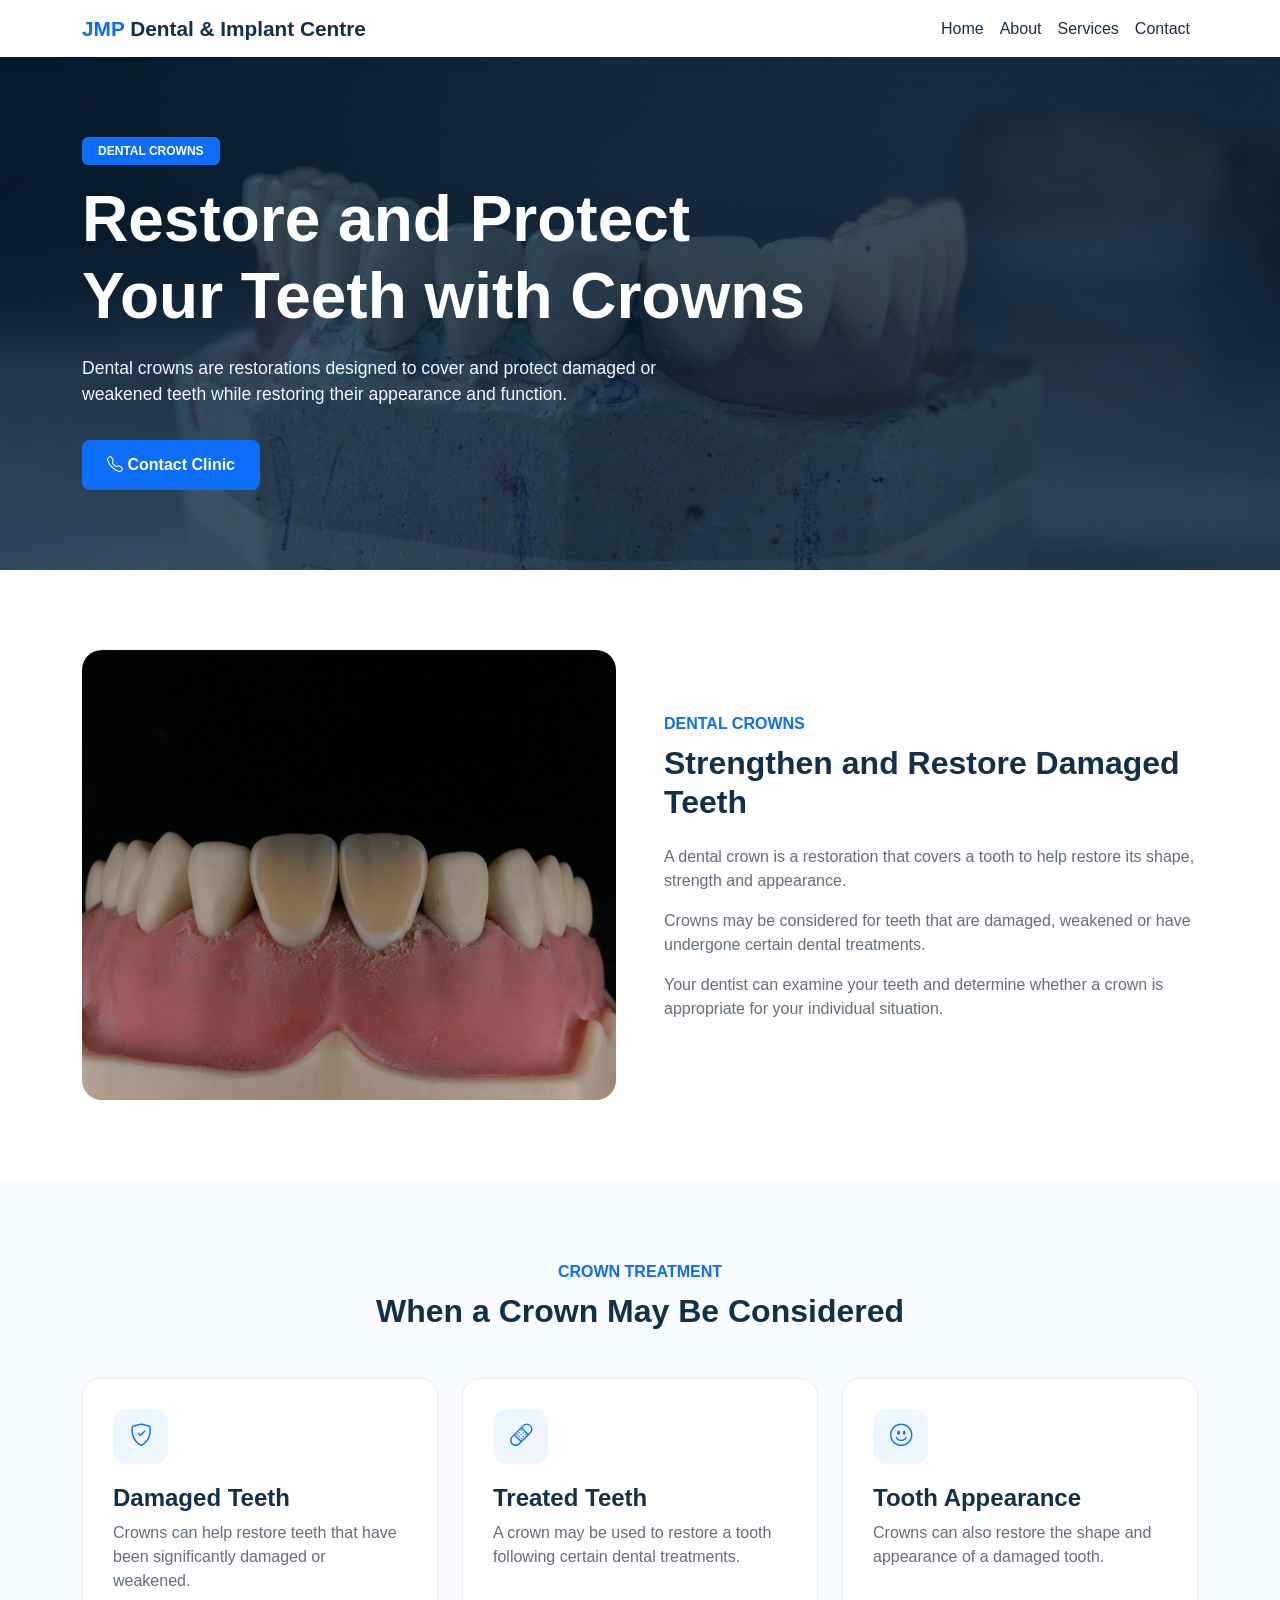
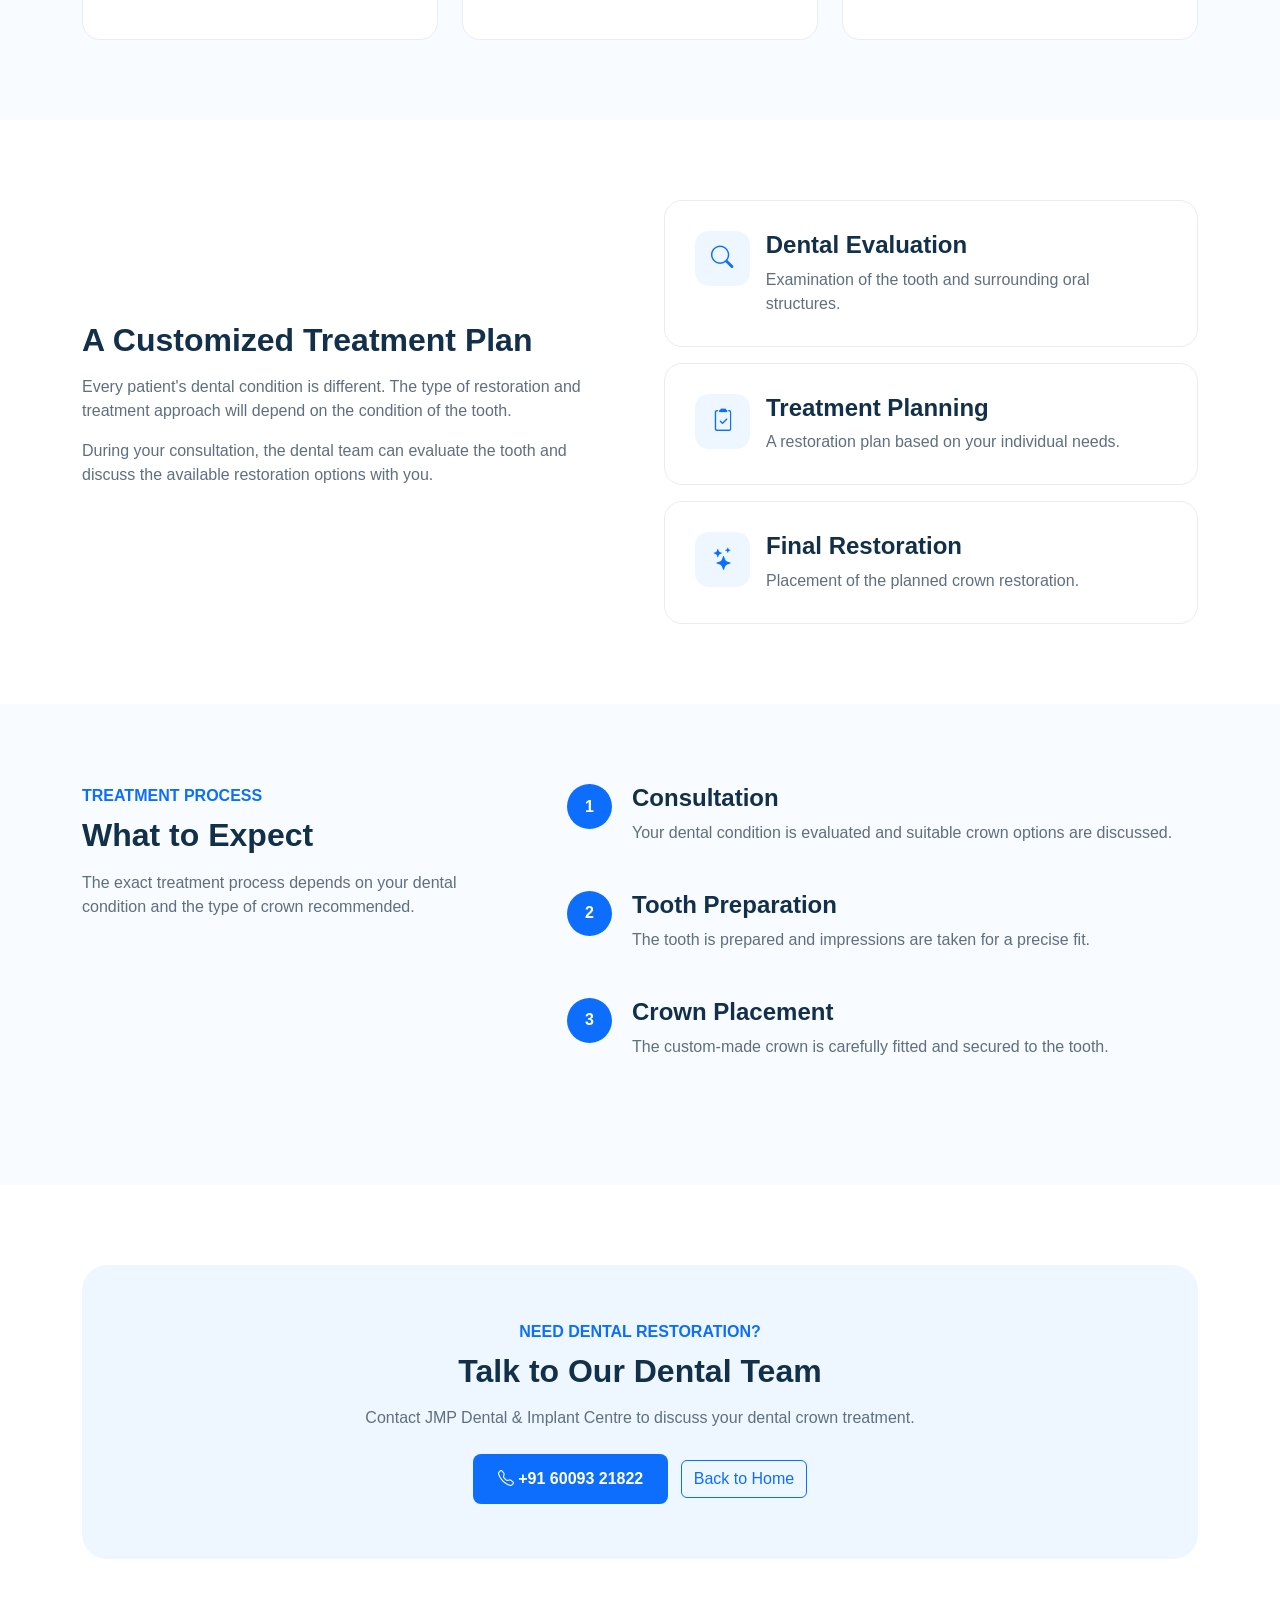
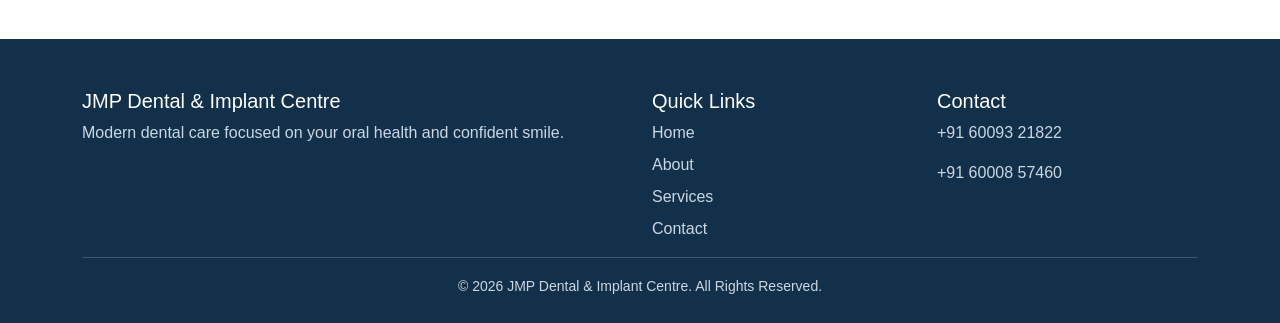
<file: services/crowns.html>
<!DOCTYPE html>
<html lang="en">

<head>

    <meta charset="UTF-8">

    <meta name="viewport"
          content="width=device-width, initial-scale=1.0">

    <title>Crowns | JMP Dental & Implant Centre</title>

    <!-- Bootstrap -->
    <link
        href="https://cdn.jsdelivr.net/npm/bootstrap@5.3.3/dist/css/bootstrap.min.css"
        rel="stylesheet">

    <!-- Bootstrap Icons -->
    <link
        href="https://cdn.jsdelivr.net/npm/bootstrap-icons@1.11.3/font/bootstrap-icons.css"
        rel="stylesheet">


        <link rel="stylesheet" href="../css/crowns.css">

</head>


<body>


    <!-- =========================
         NAVBAR
    ========================= -->

    <nav class="navbar navbar-expand-lg sticky-top">

        <div class="container">

            <a
                class="navbar-brand"
                href="../index.html">

                JMP
                <span>
                    Dental & Implant Centre
                </span>

            </a>


            <button
                class="navbar-toggler"
                type="button"
                data-bs-toggle="collapse"
                data-bs-target="#mainNavbar">

                <span class="navbar-toggler-icon"></span>

            </button>


            <div
                class="collapse navbar-collapse"
                id="mainNavbar">

                <ul class="navbar-nav ms-auto">

                    <li class="nav-item">

                        <a
                            class="nav-link"
                            href="../index.html">

                            Home

                        </a>

                    </li>


                    <li class="nav-item">

                        <a
                            class="nav-link"
                            href="../index.html#about">

                            About

                        </a>

                    </li>


                    <li class="nav-item">

                        <a
                            class="nav-link"
                            href="../index.html#services">

                            Services

                        </a>

                    </li>


                    <li class="nav-item">

                        <a
                            class="nav-link"
                            href="../index.html#contact">

                            Contact

                        </a>

                    </li>

                </ul>

            </div>

        </div>

    </nav>


    <!-- =========================
         HERO
    ========================= -->

    <section class="service-hero">

        <div class="container">

            <div class="service-hero-content">

                <span
                    class="badge bg-primary mb-3 px-3 py-2">

                    DENTAL CROWNS

                </span>


                <h1>

                    Restore and Protect
                    Your Teeth with Crowns

                </h1>


                <p>

                    Dental crowns are restorations designed
                    to cover and protect damaged or weakened
                    teeth while restoring their appearance
                    and function.

                </p>


                <a
                    href="tel:+916009321822"
                    class="btn btn-primary-custom mt-3">

                    <i class="bi bi-telephone"></i>

                    Contact Clinic

                </a>

            </div>

        </div>

    </section>


    <!-- =========================
         ABOUT CROWNS
    ========================= -->

    <section>

        <div class="container">

            <div class="row align-items-center g-5">

                <div class="col-lg-6">

                    <img
                        src="../images/crowns-content.jpg"
                        class="content-image"
                        alt="Dental Crown Treatment">

                </div>


                <div class="col-lg-6">

                    <span
                        class="text-primary fw-semibold">

                        DENTAL CROWNS

                    </span>


                    <h2 class="mt-2 mb-4">

                        Strengthen and
                        Restore Damaged Teeth

                    </h2>


                    <p>

                        A dental crown is a restoration that
                        covers a tooth to help restore its
                        shape, strength and appearance.

                    </p>


                    <p>

                        Crowns may be considered for teeth that
                        are damaged, weakened or have undergone
                        certain dental treatments.

                    </p>


                    <p>

                        Your dentist can examine your teeth and
                        determine whether a crown is appropriate
                        for your individual situation.

                    </p>

                </div>

            </div>

        </div>

    </section>


    <!-- =========================
         WHEN CROWNS MAY BE USED
    ========================= -->

    <section style="background: #f8fbff;">

        <div class="container">

            <div class="text-center mb-5">

                <span
                    class="text-primary fw-semibold">

                    CROWN TREATMENT

                </span>


                <h2 class="mt-2">

                    When a Crown May Be Considered

                </h2>

            </div>


            <div class="row g-4">


                <div class="col-md-6 col-lg-4">

                    <div class="info-card">

                        <div class="info-icon">

                            <i class="bi bi-shield-check"></i>

                        </div>


                        <h4>

                            Damaged Teeth

                        </h4>


                        <p>

                            Crowns can help restore teeth
                            that have been significantly
                            damaged or weakened.

                        </p>

                    </div>

                </div>


                <div class="col-md-6 col-lg-4">

                    <div class="info-card">

                        <div class="info-icon">

                            <i class="bi bi-bandaid"></i>

                        </div>


                        <h4>

                            Treated Teeth

                        </h4>


                        <p>

                            A crown may be used to restore
                            a tooth following certain
                            dental treatments.

                        </p>

                    </div>

                </div>


                <div class="col-md-6 col-lg-4">

                    <div class="info-card">

                        <div class="info-icon">

                            <i class="bi bi-emoji-smile"></i>

                        </div>


                        <h4>

                            Tooth Appearance

                        </h4>


                        <p>

                            Crowns can also restore the
                            shape and appearance of a
                            damaged tooth.

                        </p>

                    </div>

                </div>


            </div>

        </div>

    </section>


    <!-- =========================
         TYPES / RESTORATION
    ========================= -->

    <section>

        <div class="container">

            <div class="row g-5 align-items-center">

                <div class="col-lg-6">

                    <h2>

                        A Customized
                        Treatment Plan

                    </h2>


                    <p class="mt-3">

                        Every patient's dental condition is
                        different. The type of restoration
                        and treatment approach will depend
                        on the condition of the tooth.

                    </p>


                    <p>

                        During your consultation, the dental
                        team can evaluate the tooth and
                        discuss the available restoration
                        options with you.

                    </p>

                </div>


                <div class="col-lg-6">

                    <div class="row g-3">


                        <div class="col-12">

                            <div class="info-card">

                                <div class="d-flex gap-3">

                                    <div class="info-icon mb-0">

                                        <i class="bi bi-search"></i>

                                    </div>

                                    <div>

                                        <h4>
                                            Dental Evaluation
                                        </h4>

                                        <p class="mb-0">

                                            Examination of the
                                            tooth and surrounding
                                            oral structures.

                                        </p>

                                    </div>

                                </div>

                            </div>

                        </div>


                        <div class="col-12">

                            <div class="info-card">

                                <div class="d-flex gap-3">

                                    <div class="info-icon mb-0">

                                        <i class="bi bi-clipboard2-check"></i>

                                    </div>

                                    <div>

                                        <h4>
                                            Treatment Planning
                                        </h4>

                                        <p class="mb-0">

                                            A restoration plan
                                            based on your
                                            individual needs.

                                        </p>

                                    </div>

                                </div>

                            </div>

                        </div>


                        <div class="col-12">

                            <div class="info-card">

                                <div class="d-flex gap-3">

                                    <div class="info-icon mb-0">

                                        <i class="bi bi-stars"></i>

                                    </div>

                                    <div>

                                        <h4>
                                            Final Restoration
                                        </h4>

                                        <p class="mb-0">

                                            Placement of the
                                            planned crown
                                            restoration.

                                        </p>

                                    </div>

                                </div>

                            </div>

                        </div>


                    </div>

                </div>

            </div>

        </div>

    </section>


    <!-- =========================
         PROCESS (from existing page)
    ========================= -->

    <section style="background: #f8fbff;">

        <div class="container">

            <div class="row g-5">

                <div class="col-lg-5">

                    <span
                        class="text-primary fw-semibold">

                        TREATMENT PROCESS

                    </span>


                    <h2 class="mt-2">

                        What to Expect

                    </h2>


                    <p class="mt-3">

                        The exact treatment process depends on
                        your dental condition and the type
                        of crown recommended.

                    </p>

                </div>


                <div class="col-lg-7">


                    <div class="step">

                        <div class="step-number">

                            1

                        </div>


                        <div>

                            <h4>

                                Consultation

                            </h4>

                            <p>

                                Your dental condition is evaluated
                                and suitable crown options
                                are discussed.

                            </p>

                        </div>

                    </div>


                    <div class="step">

                        <div class="step-number">

                            2

                        </div>


                        <div>

                            <h4>

                                Tooth Preparation

                            </h4>

                            <p>

                                The tooth is prepared and
                                impressions are taken for a
                                precise fit.

                            </p>

                        </div>

                    </div>


                    <div class="step">

                        <div class="step-number">

                            3

                        </div>


                        <div>

                            <h4>

                                Crown Placement

                            </h4>

                            <p>

                                The custom-made crown is
                                carefully fitted and secured
                                to the tooth.

                            </p>

                        </div>

                    </div>


                </div>

            </div>

        </div>

    </section>


    <!-- =========================
         CTA
    ========================= -->

    <section>

        <div class="container">

            <div class="cta">

                <span
                    class="text-primary fw-semibold">

                    NEED DENTAL RESTORATION?

                </span>


                <h2 class="mt-2">

                    Talk to Our Dental Team

                </h2>


                <p class="mt-3">

                    Contact JMP Dental & Implant Centre
                    to discuss your dental crown treatment.

                </p>


                <div class="mt-4">

                    <a
                        href="tel:+916009321822"
                        class="btn btn-primary-custom me-2">

                        <i class="bi bi-telephone"></i>

                        +91 60093 21822

                    </a>


                    <a
                        href="../index.html"
                        class="btn btn-outline-primary">

                        Back to Home

                    </a>

                </div>

            </div>

        </div>

    </section>


    <!-- =========================
         FOOTER
    ========================= -->

    <footer>

        <div class="container">

            <div class="row g-4">

                <div class="col-lg-6">

                    <h5>
                        JMP Dental & Implant Centre
                    </h5>

                    <p>

                        Modern dental care focused on your
                        oral health and confident smile.

                    </p>

                </div>


                <div class="col-lg-3">

                    <h5>
                        Quick Links
                    </h5>

                    <div class="d-flex flex-column gap-2">

                        <a href="../index.html">
                            Home
                        </a>

                        <a href="../index.html#about">
                            About
                        </a>

                        <a href="../index.html#services">
                            Services
                        </a>

                        <a href="../index.html#contact">
                            Contact
                        </a>

                    </div>

                </div>


                <div class="col-lg-3">

                    <h5>
                        Contact
                    </h5>

                    <p>
                        +91 60093 21822
                    </p>

                    <p>
                        +91 60008 57460
                    </p>

                </div>

            </div>


            <hr>


            <div class="text-center">

                <small>

                    © 2026 JMP Dental & Implant Centre.
                    All Rights Reserved.

                </small>

            </div>

        </div>

    </footer>


    <script
        src="https://cdn.jsdelivr.net/npm/bootstrap@5.3.3/dist/js/bootstrap.bundle.min.js">
    </script>

</body>

</html>
</file>
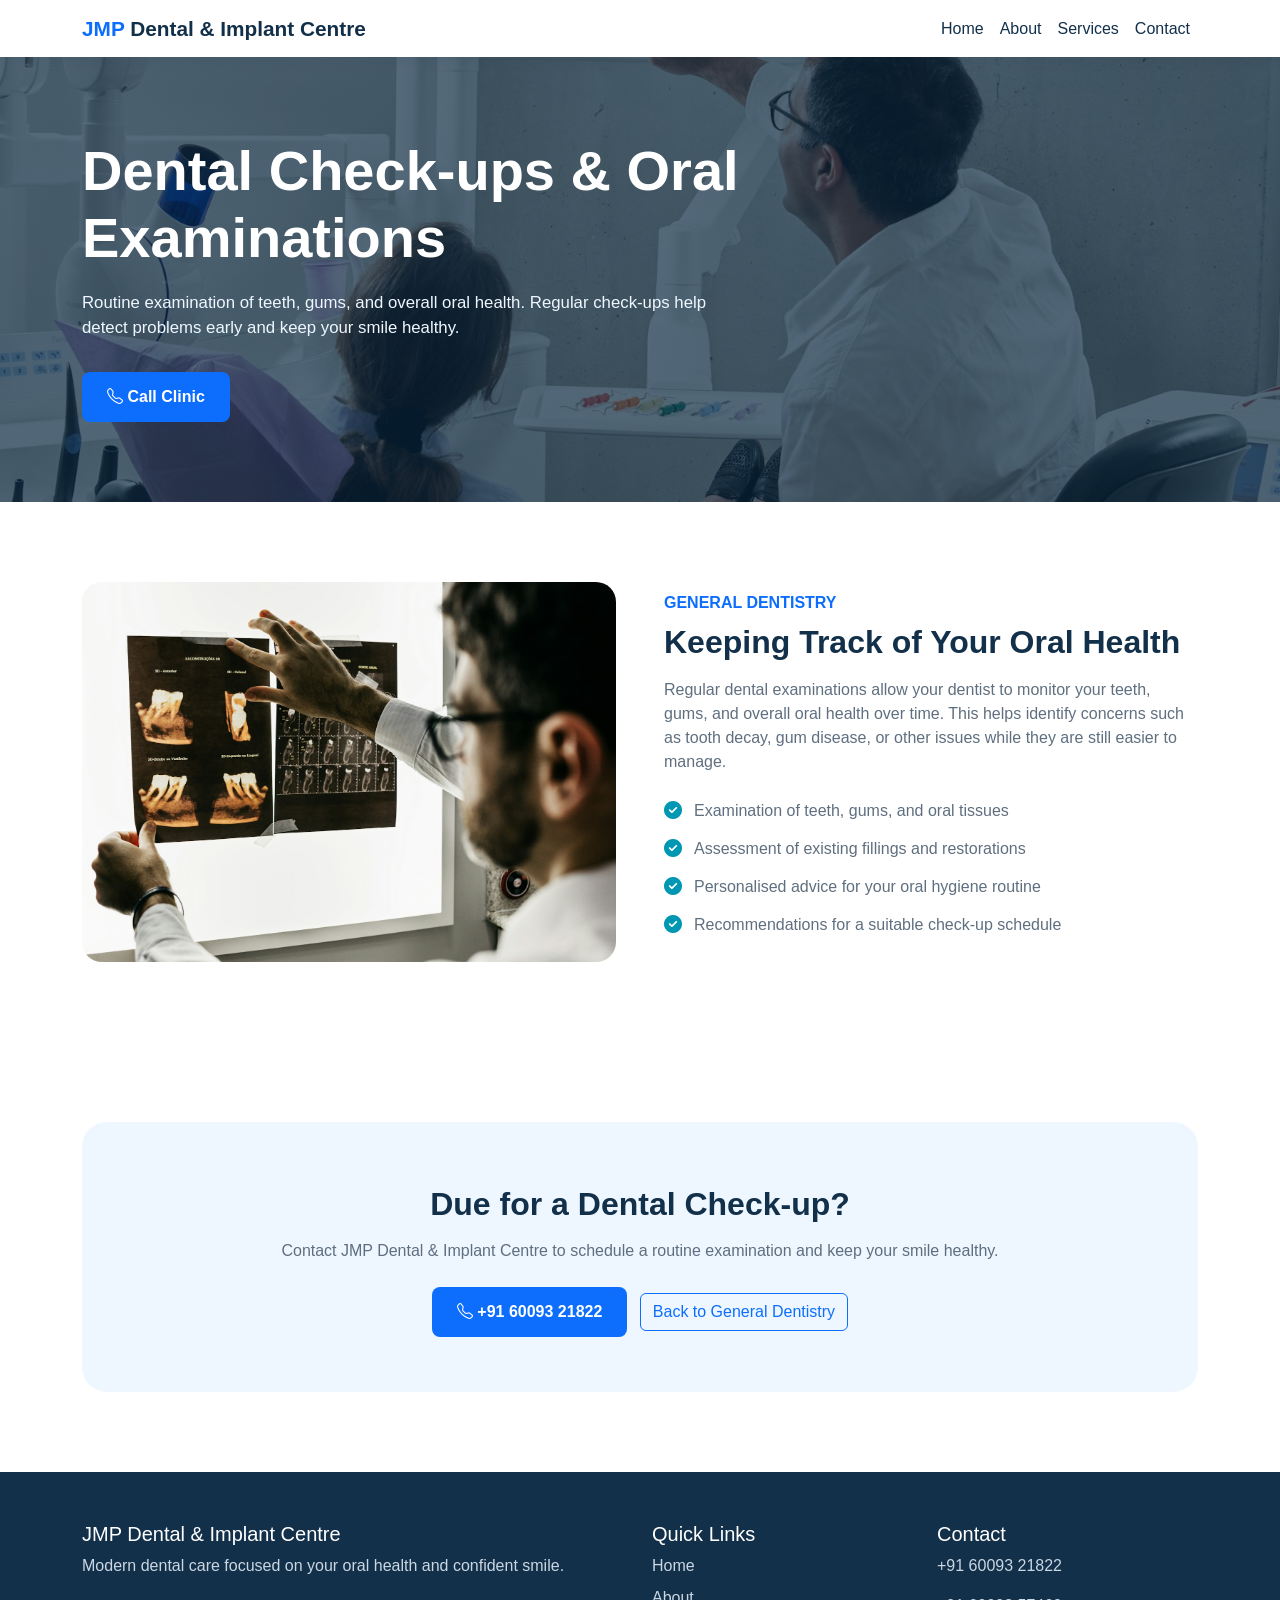
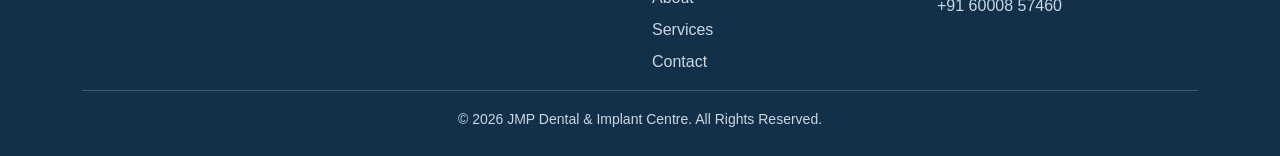
<file: services/dental-checkups.html>
<!DOCTYPE html>
<html lang="en">

<head>

    <meta charset="UTF-8">
    <meta name="viewport" content="width=device-width, initial-scale=1.0">

    <title>Dental Check-ups & Oral Examinations | JMP Dental & Implant Centre</title>

    <!-- Bootstrap -->
    <link href="https://cdn.jsdelivr.net/npm/bootstrap@5.3.3/dist/css/bootstrap.min.css" rel="stylesheet">

    <!-- Bootstrap Icons -->
    <link href="https://cdn.jsdelivr.net/npm/bootstrap-icons@1.11.3/font/bootstrap-icons.css" rel="stylesheet">

    <link rel="stylesheet" href="https://cdnjs.cloudflare.com/ajax/libs/font-awesome/6.5.2/css/all.min.css">

        <link rel="stylesheet" href="../css/dental-checkups.css">

</head>

<body>

    <!-- NAVBAR -->
    <nav class="navbar navbar-expand-lg sticky-top">
        <div class="container">
            <a class="navbar-brand" href="../index.html">JMP <span>Dental & Implant Centre</span></a>
            <button class="navbar-toggler" type="button" data-bs-toggle="collapse" data-bs-target="#mainNavbar">
                <span class="navbar-toggler-icon"></span>
            </button>
            <div class="collapse navbar-collapse" id="mainNavbar">
                <ul class="navbar-nav ms-auto">
                    <li class="nav-item"><a class="nav-link" href="../index.html">Home</a></li>
                    <li class="nav-item"><a class="nav-link" href="../index.html#about">About</a></li>
                    <li class="nav-item"><a class="nav-link" href="../index.html#services">Services</a></li>
                    <li class="nav-item"><a class="nav-link" href="../index.html#contact">Contact</a></li>
                </ul>
            </div>
        </div>
    </nav>

    <!-- HERO -->
    <section class="service-hero">
        <div class="container">
            <div class="service-hero-content">
                <h1>Dental Check-ups & Oral Examinations</h1>
                <p>Routine examination of teeth, gums, and overall oral health. Regular check-ups help detect problems early and keep your smile healthy.</p>
                <a href="tel:+916009321822" class="btn btn-primary-custom mt-3">
                    <i class="bi bi-telephone"></i> Call Clinic
                </a>
            </div>
        </div>
    </section>

    <!-- ABOUT -->
    <section>
        <div class="container">
            <div class="row align-items-center g-5">

                <div class="col-lg-6">
                    <img src="../images/general-dentistry-checkup.jpg" class="content-image" alt="Dental Check-up">
                </div>

                <div class="col-lg-6">
                    <span class="text-primary fw-semibold">GENERAL DENTISTRY</span>
                    <h2 class="mt-2 mb-3">Keeping Track of Your Oral Health</h2>
                    <p>Regular dental examinations allow your dentist to monitor your teeth, gums, and overall oral health over time. This helps identify concerns such as tooth decay, gum disease, or other issues while they are still easier to manage.</p>

                    <ul class="check-list">
                        <li><i class="fa-solid fa-circle-check"></i><span>Examination of teeth, gums, and oral tissues</span></li>
                        <li><i class="fa-solid fa-circle-check"></i><span>Assessment of existing fillings and restorations</span></li>
                        <li><i class="fa-solid fa-circle-check"></i><span>Personalised advice for your oral hygiene routine</span></li>
                        <li><i class="fa-solid fa-circle-check"></i><span>Recommendations for a suitable check-up schedule</span></li>
                    </ul>
                </div>

            </div>
        </div>
    </section>

    <!-- CTA -->
    <section>
        <div class="container">
            <div class="cta">
                <h2 class="mt-2">Due for a Dental Check-up?</h2>
                <p class="mt-3">Contact JMP Dental & Implant Centre to schedule a routine examination and keep your smile healthy.</p>
                <div class="mt-4">
                    <a href="tel:+916009321822" class="btn btn-primary-custom me-2"><i class="bi bi-telephone"></i> +91 60093 21822</a>
                    <a href="general-dentistry.html" class="btn btn-outline-primary">Back to General Dentistry</a>
                </div>
            </div>
        </div>
    </section>

    <!-- FOOTER -->
    <footer>
        <div class="container">
            <div class="row g-4">
                <div class="col-lg-6">
                    <h5>JMP Dental & Implant Centre</h5>
                    <p>Modern dental care focused on your oral health and confident smile.</p>
                </div>
                <div class="col-lg-3">
                    <h5>Quick Links</h5>
                    <div class="d-flex flex-column gap-2">
                        <a href="../index.html">Home</a>
                        <a href="../index.html#about">About</a>
                        <a href="../index.html#services">Services</a>
                        <a href="../index.html#contact">Contact</a>
                    </div>
                </div>
                <div class="col-lg-3">
                    <h5>Contact</h5>
                    <p>+91 60093 21822</p>
                    <p>+91 60008 57460</p>
                </div>
            </div>
            <hr>
            <div class="text-center">
                <small>© 2026 JMP Dental & Implant Centre. All Rights Reserved.</small>
            </div>
        </div>
    </footer>

    <script src="https://cdn.jsdelivr.net/npm/bootstrap@5.3.3/dist/js/bootstrap.bundle.min.js"></script>

</body>

</html>
</file>
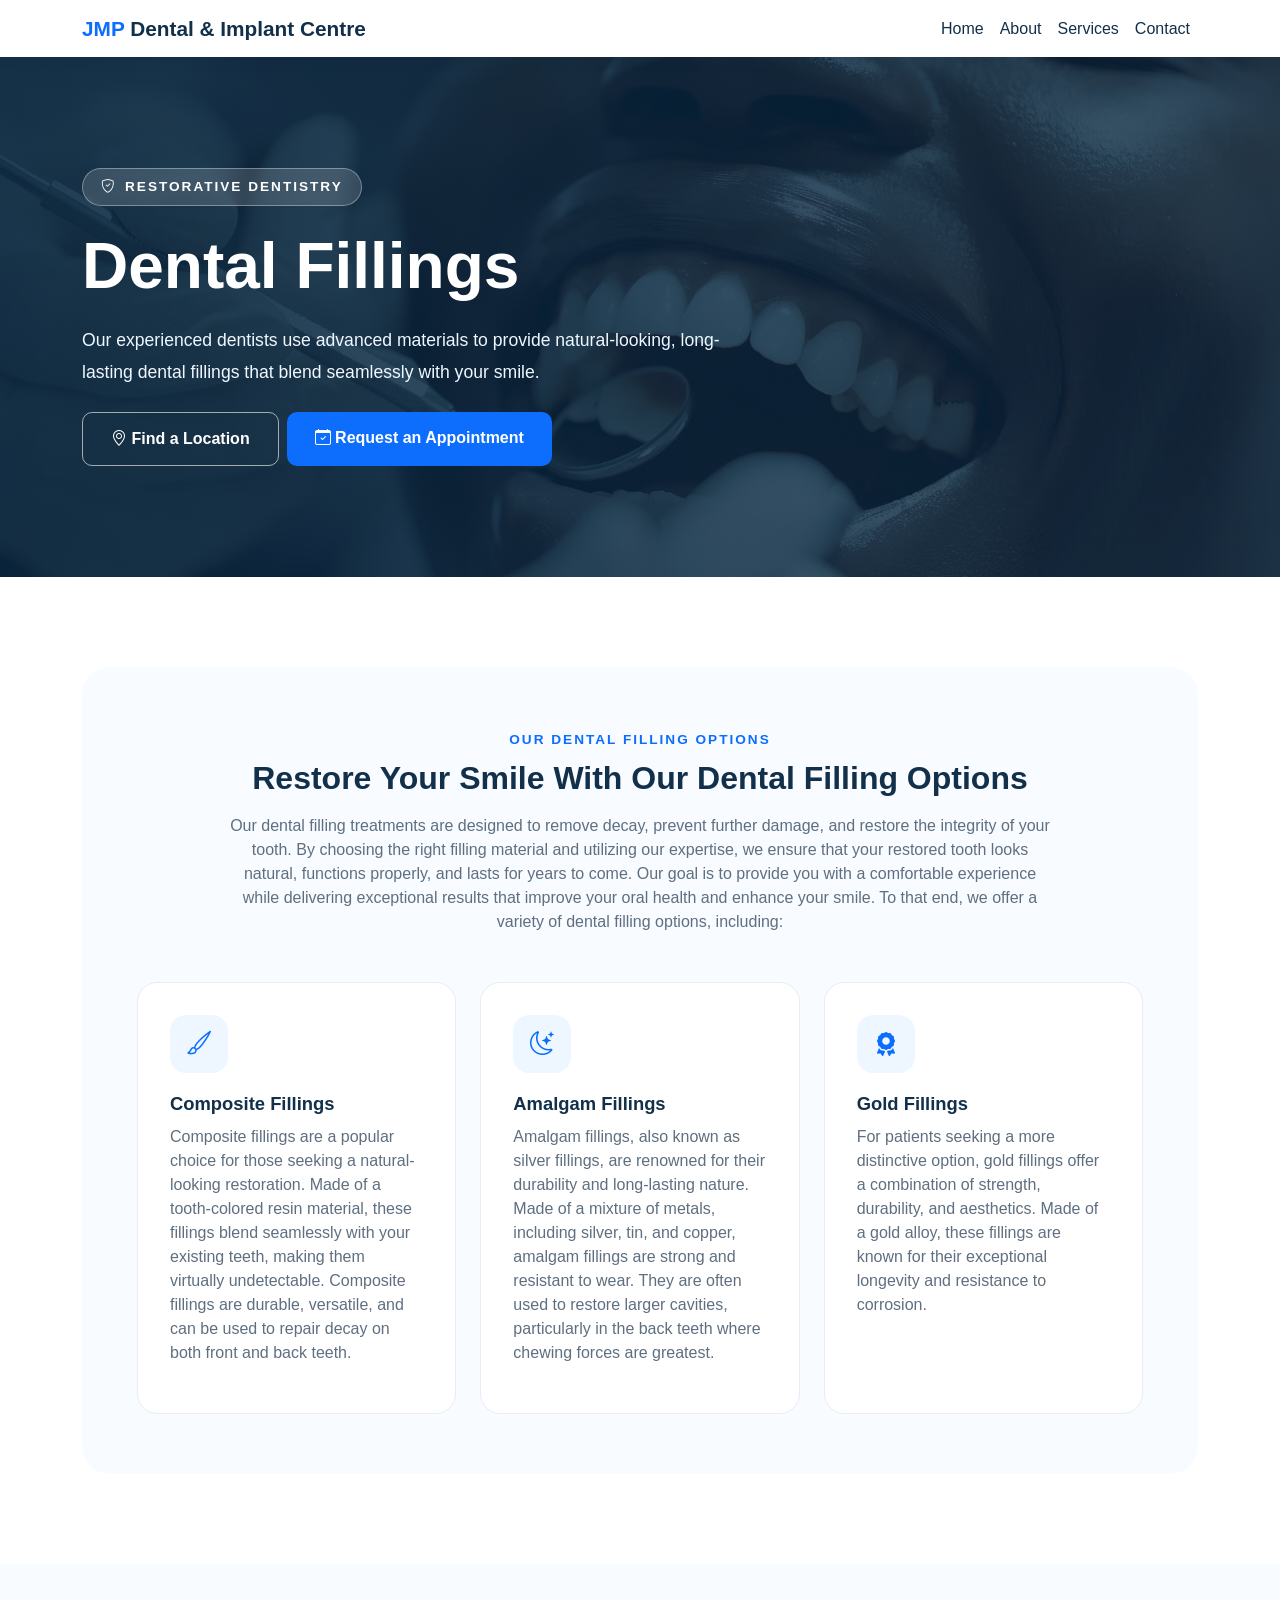
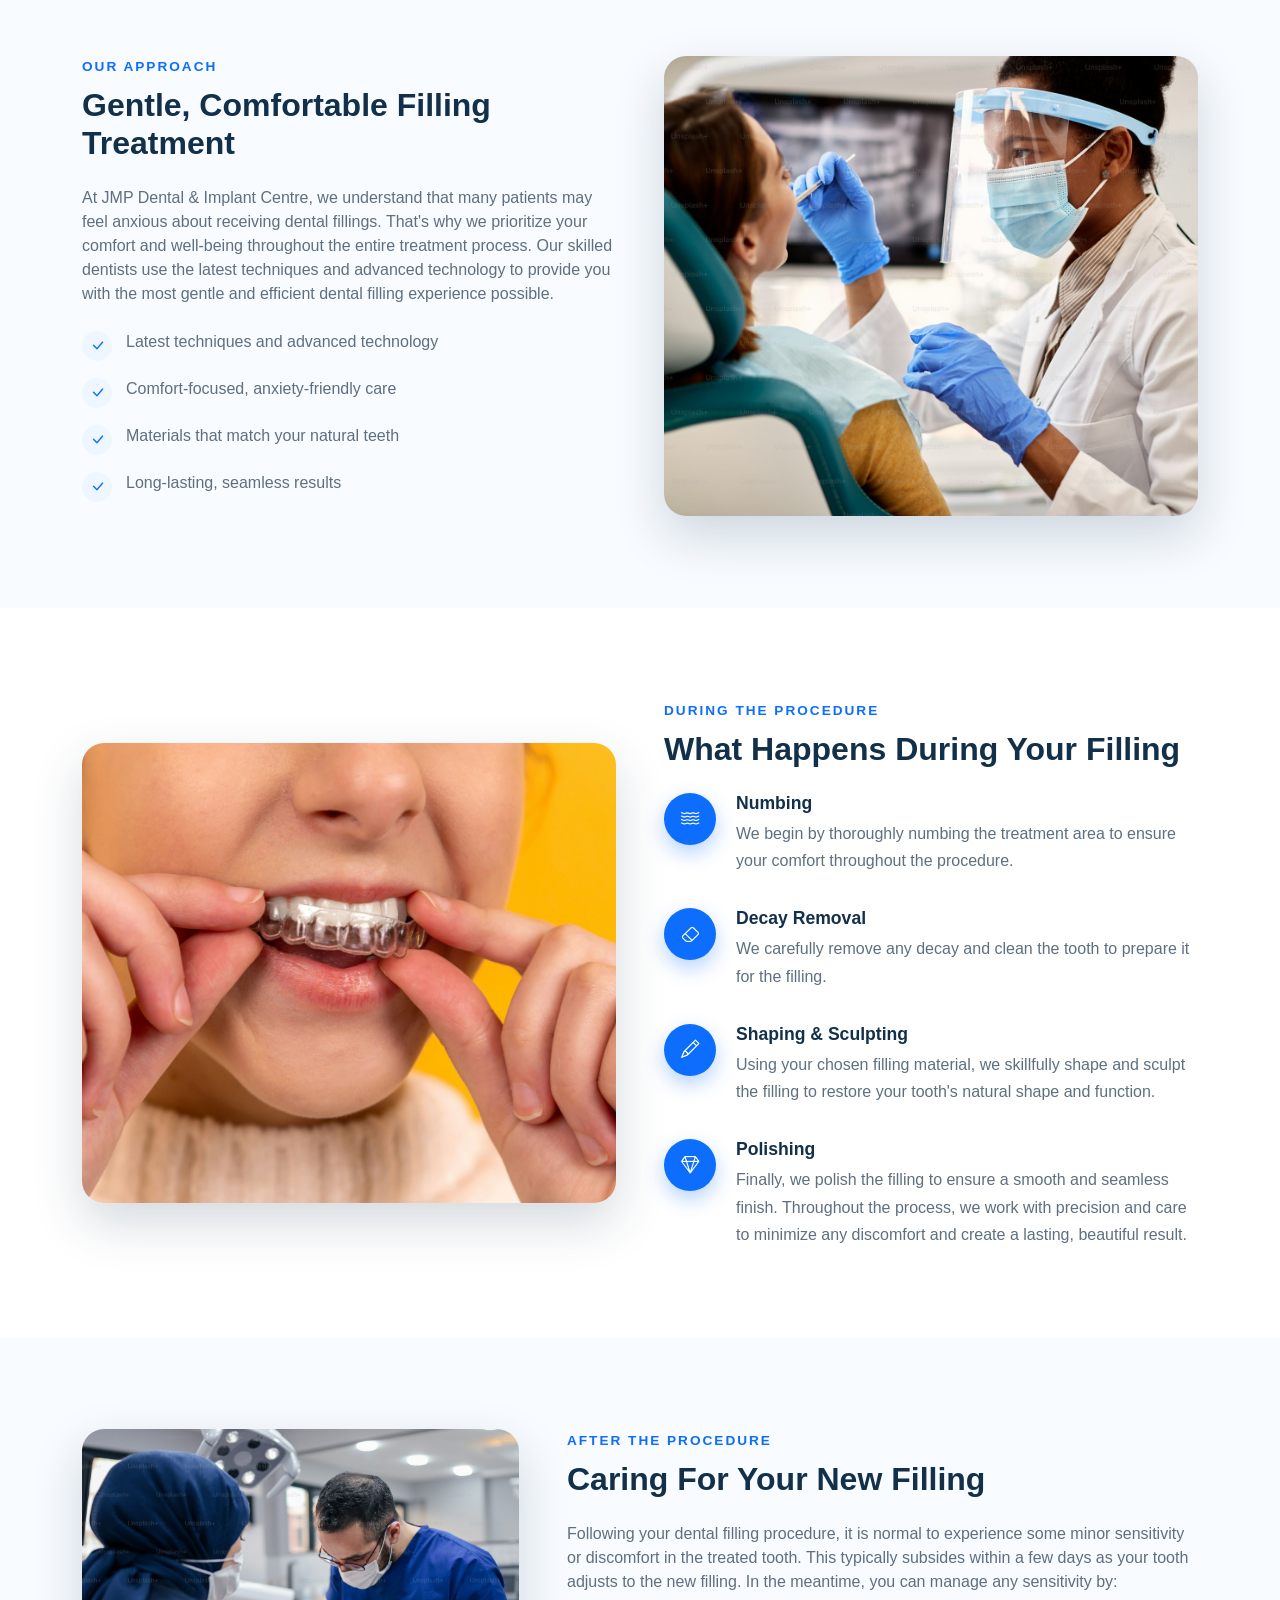
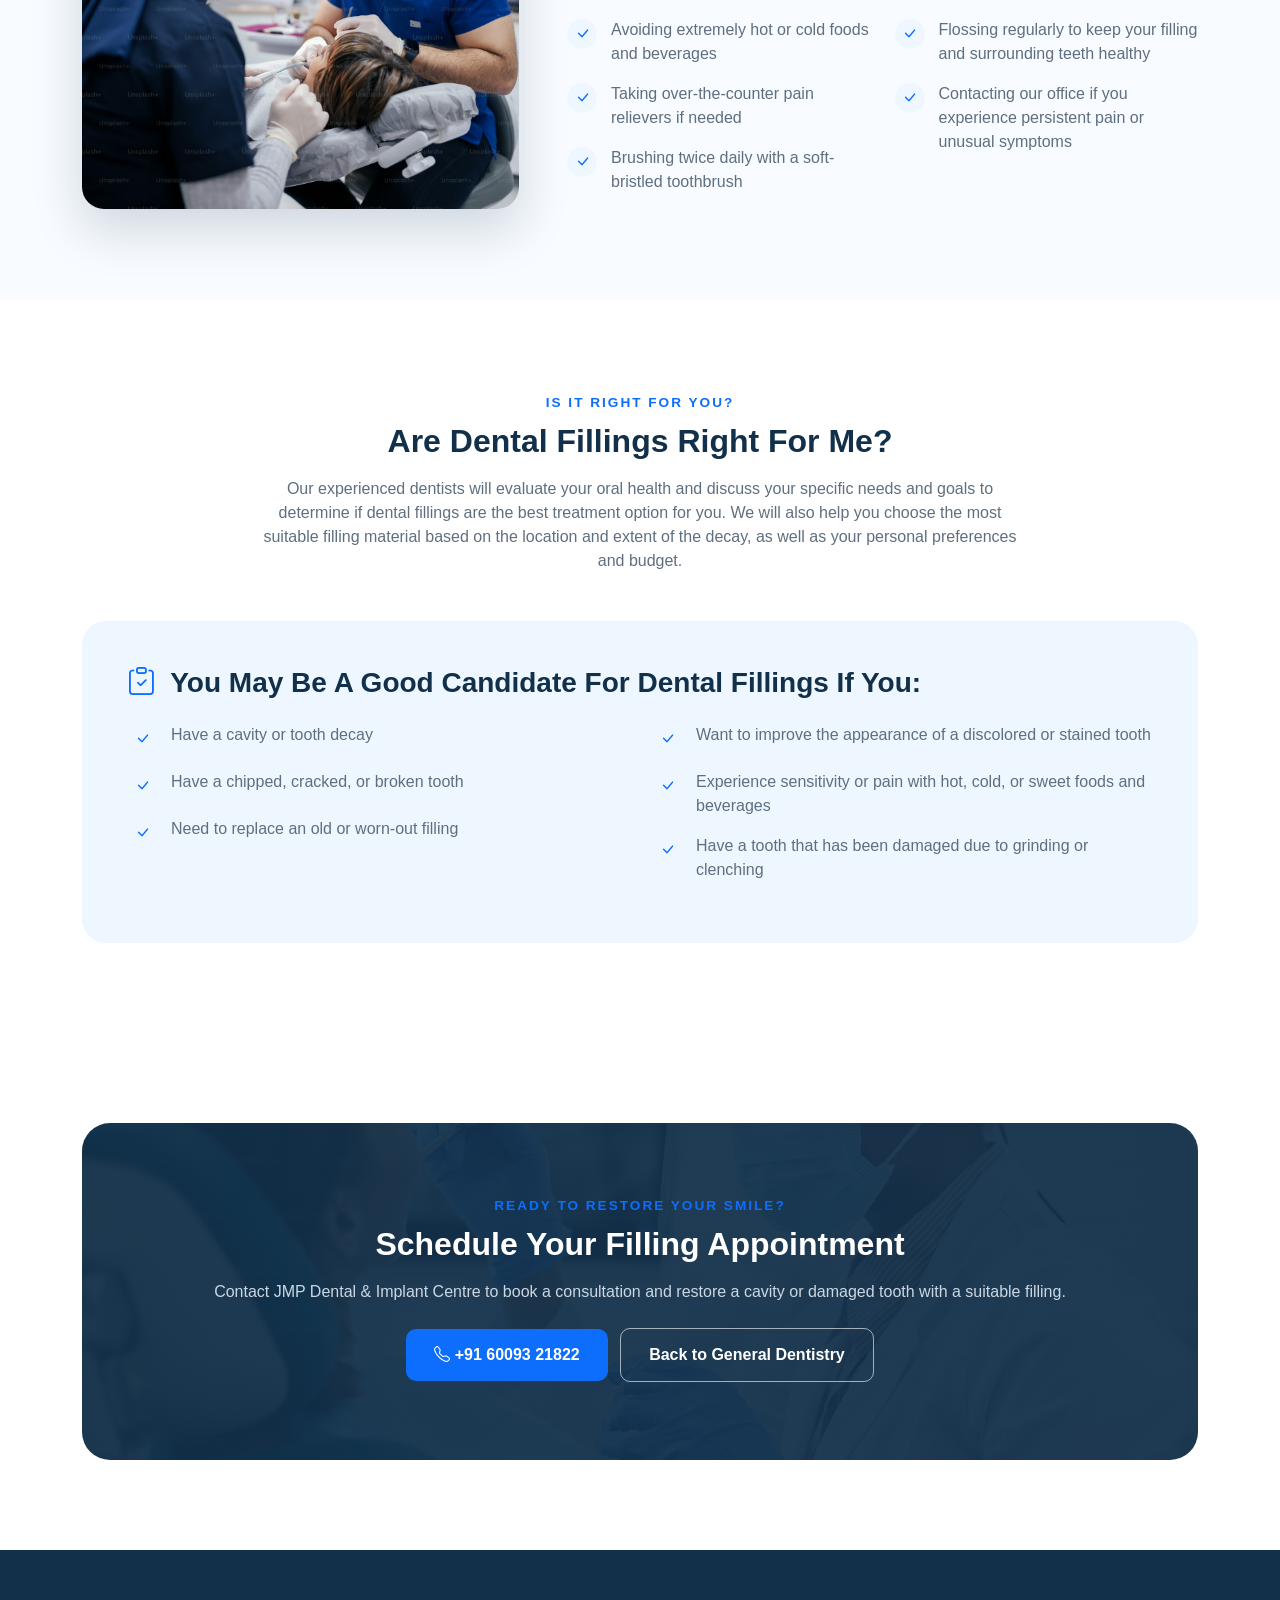
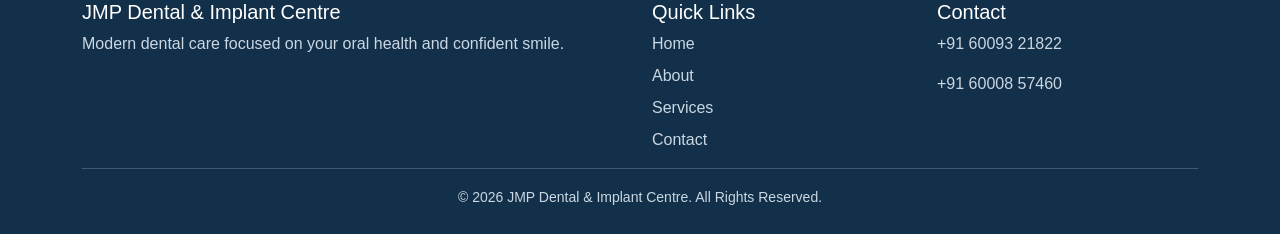
<file: services/dental-fillings.html>
<!DOCTYPE html>
<html lang="en">

<head>

    <meta charset="UTF-8">
    <meta name="viewport" content="width=device-width, initial-scale=1.0">

    <title>Dental Fillings | JMP Dental & Implant Centre</title>

    <!-- Bootstrap -->
    <link href="https://cdn.jsdelivr.net/npm/bootstrap@5.3.3/dist/css/bootstrap.min.css" rel="stylesheet">

    <!-- Bootstrap Icons -->
    <link href="https://cdn.jsdelivr.net/npm/bootstrap-icons@1.11.3/font/bootstrap-icons.css" rel="stylesheet">

    <link rel="stylesheet" href="https://cdnjs.cloudflare.com/ajax/libs/font-awesome/6.5.2/css/all.min.css">

        <link rel="stylesheet" href="../css/dental-fillings.css">

</head>

<body>

    <!-- =========================
         NAVBAR
    ========================= -->

    <nav class="navbar navbar-expand-lg sticky-top">
        <div class="container">
            <a class="navbar-brand" href="../index.html">JMP <span>Dental & Implant Centre</span></a>
            <button class="navbar-toggler" type="button" data-bs-toggle="collapse" data-bs-target="#mainNavbar">
                <span class="navbar-toggler-icon"></span>
            </button>
            <div class="collapse navbar-collapse" id="mainNavbar">
                <ul class="navbar-nav ms-auto">
                    <li class="nav-item"><a class="nav-link" href="../index.html">Home</a></li>
                    <li class="nav-item"><a class="nav-link" href="../index.html#about">About</a></li>
                    <li class="nav-item"><a class="nav-link" href="../index.html#services">Services</a></li>
                    <li class="nav-item"><a class="nav-link" href="../index.html#contact">Contact</a></li>
                </ul>
            </div>
        </div>
    </nav>

    <!-- =========================
         HERO
    ========================= -->

    <section class="service-hero">
        <div class="container">
            <div class="service-hero-content">

                <span class="hero-badge">
                    <i class="bi bi-shield-check"></i>
                    RESTORATIVE DENTISTRY
                </span>

                <h1>Dental Fillings</h1>

                <p>
                    Our experienced dentists use advanced materials to provide
                    natural-looking, long-lasting dental fillings that blend
                    seamlessly with your smile.
                </p>

                <div class="mt-4 d-flex flex-wrap gap-2">
                    <a href="../index.html#contact" class="btn btn-outline-light-custom">
                        <i class="bi bi-geo-alt"></i> Find a Location
                    </a>
                    <a href="tel:+916009321822" class="btn btn-primary-custom">
                        <i class="bi bi-calendar-check"></i> Request an Appointment
                    </a>
                </div>

            </div>
        </div>
    </section>

    <!-- =========================
         FILLING OPTIONS
    ========================= -->

    <section>
        <div class="container">
            <div class="rounded-feature">

                <div class="text-center mb-5">
                    <span class="section-label">OUR DENTAL FILLING OPTIONS</span>
                    <h2 class="mt-2">Restore Your Smile With Our Dental Filling Options</h2>
                    <p class="mt-3 mx-auto" style="max-width: 820px;">
                        Our dental filling treatments are designed to remove decay,
                        prevent further damage, and restore the integrity of your tooth.
                        By choosing the right filling material and utilizing our expertise,
                        we ensure that your restored tooth looks natural, functions properly,
                        and lasts for years to come. Our goal is to provide you with a
                        comfortable experience while delivering exceptional results that
                        improve your oral health and enhance your smile. To that end, we
                        offer a variety of dental filling options, including:
                    </p>
                </div>

                <div class="row g-4">

                    <div class="col-lg-4">
                        <div class="info-card">
                            <div class="info-icon">
                                <i class="bi bi-brush"></i>
                            </div>
                            <h4>Composite Fillings</h4>
                            <p>
                                Composite fillings are a popular choice for those seeking
                                a natural-looking restoration. Made of a tooth-colored
                                resin material, these fillings blend seamlessly with your
                                existing teeth, making them virtually undetectable.
                                Composite fillings are durable, versatile, and can be used
                                to repair decay on both front and back teeth.
                            </p>
                        </div>
                    </div>

                    <div class="col-lg-4">
                        <div class="info-card">
                            <div class="info-icon">
                                <i class="bi bi-moon-stars"></i>
                            </div>
                            <h4>Amalgam Fillings</h4>
                            <p>
                                Amalgam fillings, also known as silver fillings, are
                                renowned for their durability and long-lasting nature.
                                Made of a mixture of metals, including silver, tin, and
                                copper, amalgam fillings are strong and resistant to wear.
                                They are often used to restore larger cavities, particularly
                                in the back teeth where chewing forces are greatest.
                            </p>
                        </div>
                    </div>

                    <div class="col-lg-4">
                        <div class="info-card">
                            <div class="info-icon">
                                <i class="fa-solid fa-award"></i>
                            </div>
                            <h4>Gold Fillings</h4>
                            <p>
                                For patients seeking a more distinctive option, gold
                                fillings offer a combination of strength, durability, and
                                aesthetics. Made of a gold alloy, these fillings are known
                                for their exceptional longevity and resistance to corrosion.
                            </p>
                        </div>
                    </div>

                </div>

            </div>
        </div>
    </section>

    <!-- =========================
         OUR APPROACH
    ========================= -->

    <section style="background: #f8fbff;">
        <div class="container">
            <div class="row align-items-center g-5">

                <div class="col-lg-6 order-lg-2">
                    <img
                        src="../images/filling-mirror.jpg"
                        class="content-image"
                        alt="Dentist examining a patient's teeth with a mouth mirror">
                </div>

                <div class="col-lg-6 order-lg-1">
                    <span class="section-label">OUR APPROACH</span>
                    <h2 class="mt-2 mb-4">Gentle, Comfortable Filling Treatment</h2>
                    <p class="mb-4">
                        At JMP Dental &amp; Implant Centre, we understand that many
                        patients may feel anxious about receiving dental fillings. That's
                        why we prioritize your comfort and well-being throughout the
                        entire treatment process. Our skilled dentists use the latest
                        techniques and advanced technology to provide you with the most
                        gentle and efficient dental filling experience possible.
                    </p>

                    <ul class="check-list">
                        <li>
                            <span class="check-icon"><i class="bi bi-check-lg"></i></span>
                            <span>Latest techniques and advanced technology</span>
                        </li>
                        <li>
                            <span class="check-icon"><i class="bi bi-check-lg"></i></span>
                            <span>Comfort-focused, anxiety-friendly care</span>
                        </li>
                        <li>
                            <span class="check-icon"><i class="bi bi-check-lg"></i></span>
                            <span>Materials that match your natural teeth</span>
                        </li>
                        <li>
                            <span class="check-icon"><i class="bi bi-check-lg"></i></span>
                            <span>Long-lasting, seamless results</span>
                        </li>
                    </ul>
                </div>

            </div>
        </div>
    </section>

    <!-- =========================
         DURING THE PROCEDURE
    ========================= -->

    <section>
        <div class="container">
            <div class="row align-items-center g-5">

                <div class="col-lg-6">
                    <img
                        src="../images/general-dentistry-tools.jpg"
                        class="content-image"
                        alt="Dental instruments used during a filling procedure">
                </div>

                <div class="col-lg-6">
                    <span class="section-label">DURING THE PROCEDURE</span>
                    <h2 class="mt-2 mb-4">What Happens During Your Filling</h2>

                    <div class="step">
                        <div class="step-number"><i class="bi bi-water"></i></div>
                        <div>
                            <h4>Numbing</h4>
                            <p>
                                We begin by thoroughly numbing the treatment area to
                                ensure your comfort throughout the procedure.
                            </p>
                        </div>
                    </div>

                    <div class="step">
                        <div class="step-number"><i class="bi bi-eraser"></i></div>
                        <div>
                            <h4>Decay Removal</h4>
                            <p>
                                We carefully remove any decay and clean the tooth to
                                prepare it for the filling.
                            </p>
                        </div>
                    </div>

                    <div class="step">
                        <div class="step-number"><i class="bi bi-pencil"></i></div>
                        <div>
                            <h4>Shaping &amp; Sculpting</h4>
                            <p>
                                Using your chosen filling material, we skillfully shape and
                                sculpt the filling to restore your tooth's natural shape
                                and function.
                            </p>
                        </div>
                    </div>

                    <div class="step">
                        <div class="step-number"><i class="bi bi-gem"></i></div>
                        <div>
                            <h4>Polishing</h4>
                            <p>
                                Finally, we polish the filling to ensure a smooth and
                                seamless finish. Throughout the process, we work with
                                precision and care to minimize any discomfort and create
                                a lasting, beautiful result.
                            </p>
                        </div>
                    </div>
                </div>

            </div>
        </div>
    </section>

    <!-- =========================
         AFTER THE PROCEDURE
    ========================= -->

    <section style="background: #f8fbff;">
        <div class="container">
            <div class="row align-items-center g-5">

                <div class="col-lg-5">
                    <img
                        src="../images/filling-check.jpg"
                        class="content-image short"
                        alt="Patient smiling after a dental filling">
                </div>

                <div class="col-lg-7">
                    <span class="section-label">AFTER THE PROCEDURE</span>
                    <h2 class="mt-2 mb-4">Caring For Your New Filling</h2>
                    <p class="mb-4">
                        Following your dental filling procedure, it is normal to
                        experience some minor sensitivity or discomfort in the treated
                        tooth. This typically subsides within a few days as your tooth
                        adjusts to the new filling. In the meantime, you can manage any
                        sensitivity by:
                    </p>

                    <div class="row g-4">
                        <div class="col-md-6">
                            <ul class="check-list">
                                <li>
                                    <span class="check-icon"><i class="bi bi-check-lg"></i></span>
                                    <span>Avoiding extremely hot or cold foods and beverages</span>
                                </li>
                                <li>
                                    <span class="check-icon"><i class="bi bi-check-lg"></i></span>
                                    <span>Taking over-the-counter pain relievers if needed</span>
                                </li>
                                <li>
                                    <span class="check-icon"><i class="bi bi-check-lg"></i></span>
                                    <span>Brushing twice daily with a soft-bristled toothbrush</span>
                                </li>
                            </ul>
                        </div>
                        <div class="col-md-6">
                            <ul class="check-list">
                                <li>
                                    <span class="check-icon"><i class="bi bi-check-lg"></i></span>
                                    <span>Flossing regularly to keep your filling and surrounding teeth healthy</span>
                                </li>
                                <li>
                                    <span class="check-icon"><i class="bi bi-check-lg"></i></span>
                                    <span>Contacting our office if you experience persistent pain or unusual symptoms</span>
                                </li>
                            </ul>
                        </div>
                    </div>
                </div>

            </div>
        </div>
    </section>

    <!-- =========================
         RIGHT FOR ME?
    ========================= -->

    <section>
        <div class="container">

            <div class="text-center mb-5">
                <span class="section-label">IS IT RIGHT FOR YOU?</span>
                <h2 class="mt-2">Are Dental Fillings Right For Me?</h2>
                <p class="mt-3 mx-auto" style="max-width: 760px;">
                    Our experienced dentists will evaluate your oral health and discuss
                    your specific needs and goals to determine if dental fillings are the
                    best treatment option for you. We will also help you choose the most
                    suitable filling material based on the location and extent of the
                    decay, as well as your personal preferences and budget.
                </p>
            </div>

            <div class="candidate-box">
                <h3 class="mb-4">
                    <i class="bi bi-clipboard-check me-2 text-primary"></i>
                    You May Be A Good Candidate For Dental Fillings If You:
                </h3>

                <div class="row g-4">
                    <div class="col-md-6">
                        <ul class="check-list">
                            <li>
                                <span class="check-icon"><i class="bi bi-check-lg"></i></span>
                                <span>Have a cavity or tooth decay</span>
                            </li>
                            <li>
                                <span class="check-icon"><i class="bi bi-check-lg"></i></span>
                                <span>Have a chipped, cracked, or broken tooth</span>
                            </li>
                            <li>
                                <span class="check-icon"><i class="bi bi-check-lg"></i></span>
                                <span>Need to replace an old or worn-out filling</span>
                            </li>
                        </ul>
                    </div>
                    <div class="col-md-6">
                        <ul class="check-list">
                            <li>
                                <span class="check-icon"><i class="bi bi-check-lg"></i></span>
                                <span>Want to improve the appearance of a discolored or stained tooth</span>
                            </li>
                            <li>
                                <span class="check-icon"><i class="bi bi-check-lg"></i></span>
                                <span>Experience sensitivity or pain with hot, cold, or sweet foods and beverages</span>
                            </li>
                            <li>
                                <span class="check-icon"><i class="bi bi-check-lg"></i></span>
                                <span>Have a tooth that has been damaged due to grinding or clenching</span>
                            </li>
                        </ul>
                    </div>
                </div>
            </div>

        </div>
    </section>

    <!-- =========================
         CTA
    ========================= -->

    <section>
        <div class="container">
            <div class="cta">
                <span class="section-label">READY TO RESTORE YOUR SMILE?</span>
                <h2 class="mt-2">Schedule Your Filling Appointment</h2>
                <p class="mt-3">
                    Contact JMP Dental &amp; Implant Centre to book a consultation and
                    restore a cavity or damaged tooth with a suitable filling.
                </p>
                <div class="mt-4">
                    <a href="tel:+916009321822" class="btn btn-primary-custom me-2 mb-2">
                        <i class="bi bi-telephone"></i> +91 60093 21822
                    </a>
                    <a href="general-dentistry.html" class="btn btn-outline-light-custom mb-2">
                        Back to General Dentistry
                    </a>
                </div>
            </div>
        </div>
    </section>

    <!-- =========================
         FOOTER
    ========================= -->

    <footer>
        <div class="container">
            <div class="row g-4">
                <div class="col-lg-6">
                    <h5>JMP Dental &amp; Implant Centre</h5>
                    <p>Modern dental care focused on your oral health and confident smile.</p>
                </div>
                <div class="col-lg-3">
                    <h5>Quick Links</h5>
                    <div class="d-flex flex-column gap-2">
                        <a href="../index.html">Home</a>
                        <a href="../index.html#about">About</a>
                        <a href="../index.html#services">Services</a>
                        <a href="../index.html#contact">Contact</a>
                    </div>
                </div>
                <div class="col-lg-3">
                    <h5>Contact</h5>
                    <p>+91 60093 21822</p>
                    <p>+91 60008 57460</p>
                </div>
            </div>
            <hr>
            <div class="text-center">
                <small>© 2026 JMP Dental &amp; Implant Centre. All Rights Reserved.</small>
            </div>
        </div>
    </footer>

    <script src="https://cdn.jsdelivr.net/npm/bootstrap@5.3.3/dist/js/bootstrap.bundle.min.js"></script>

</body>

</html>
</file>
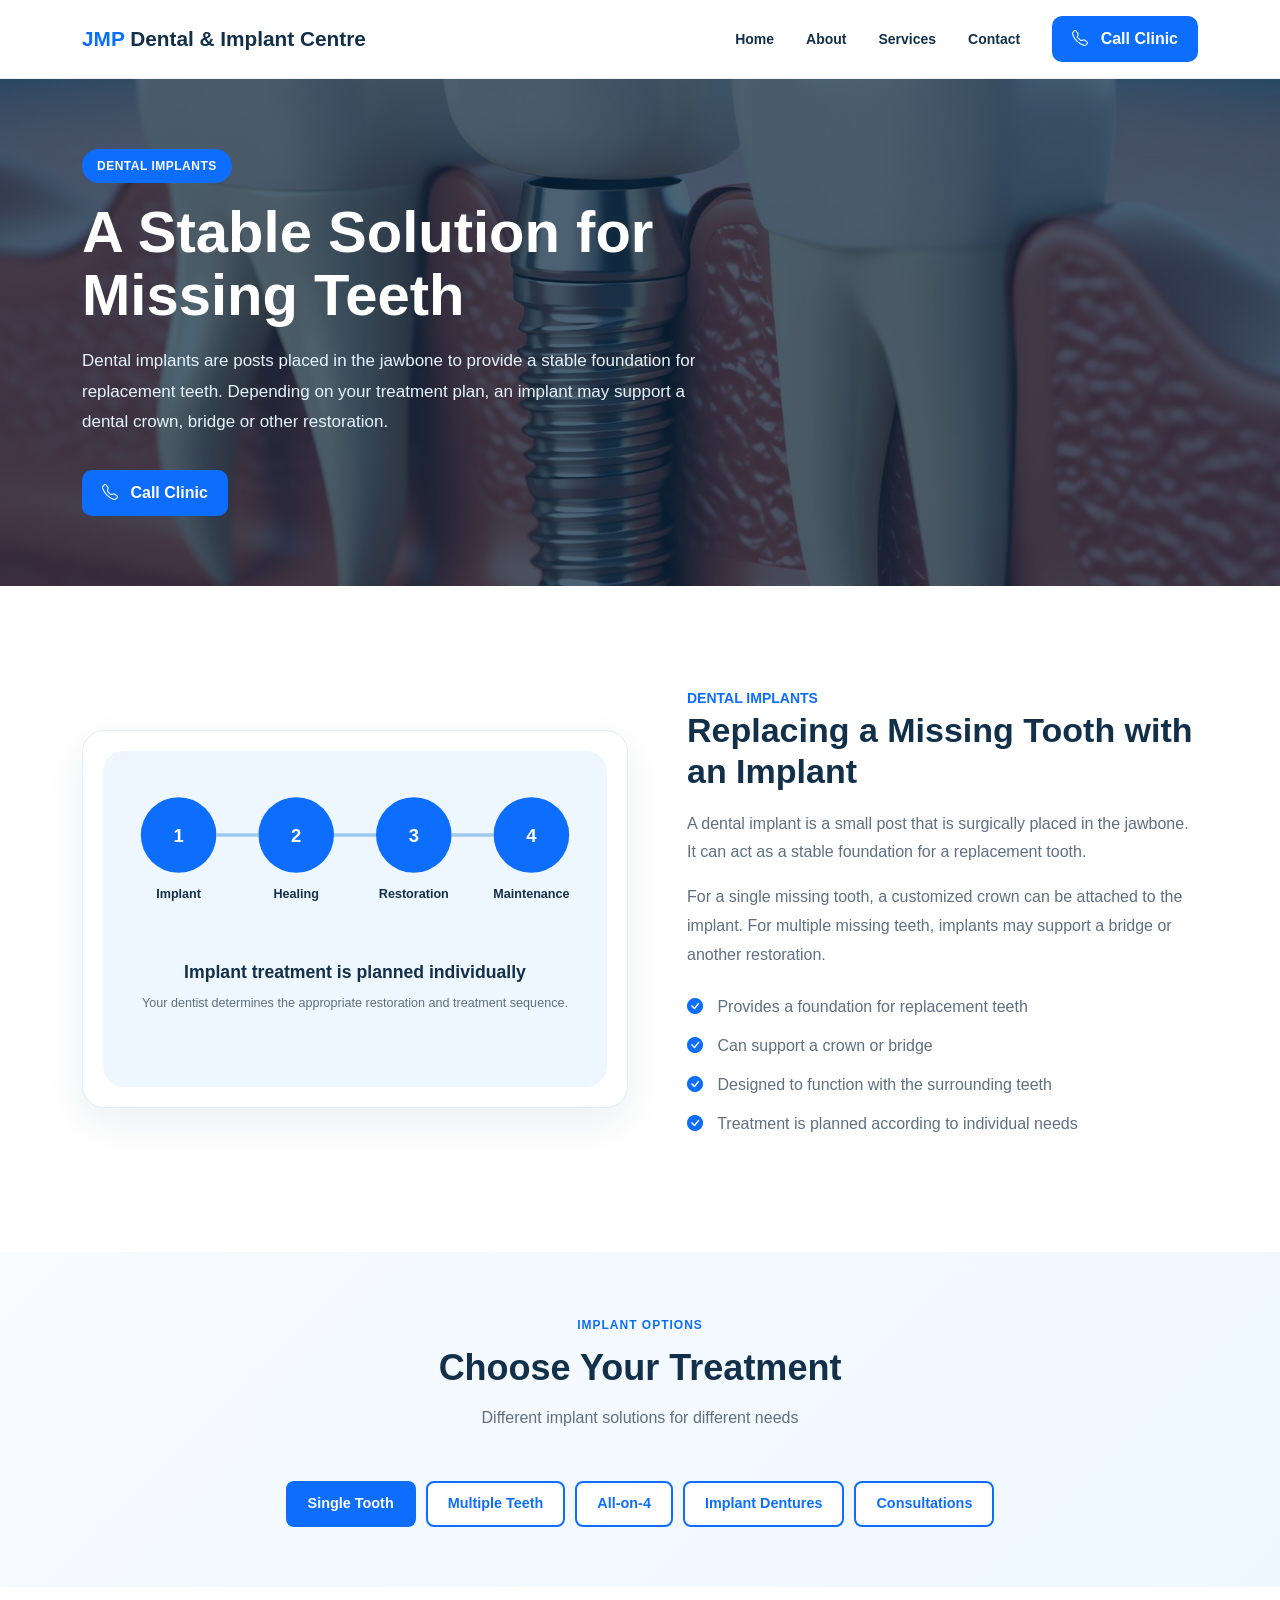
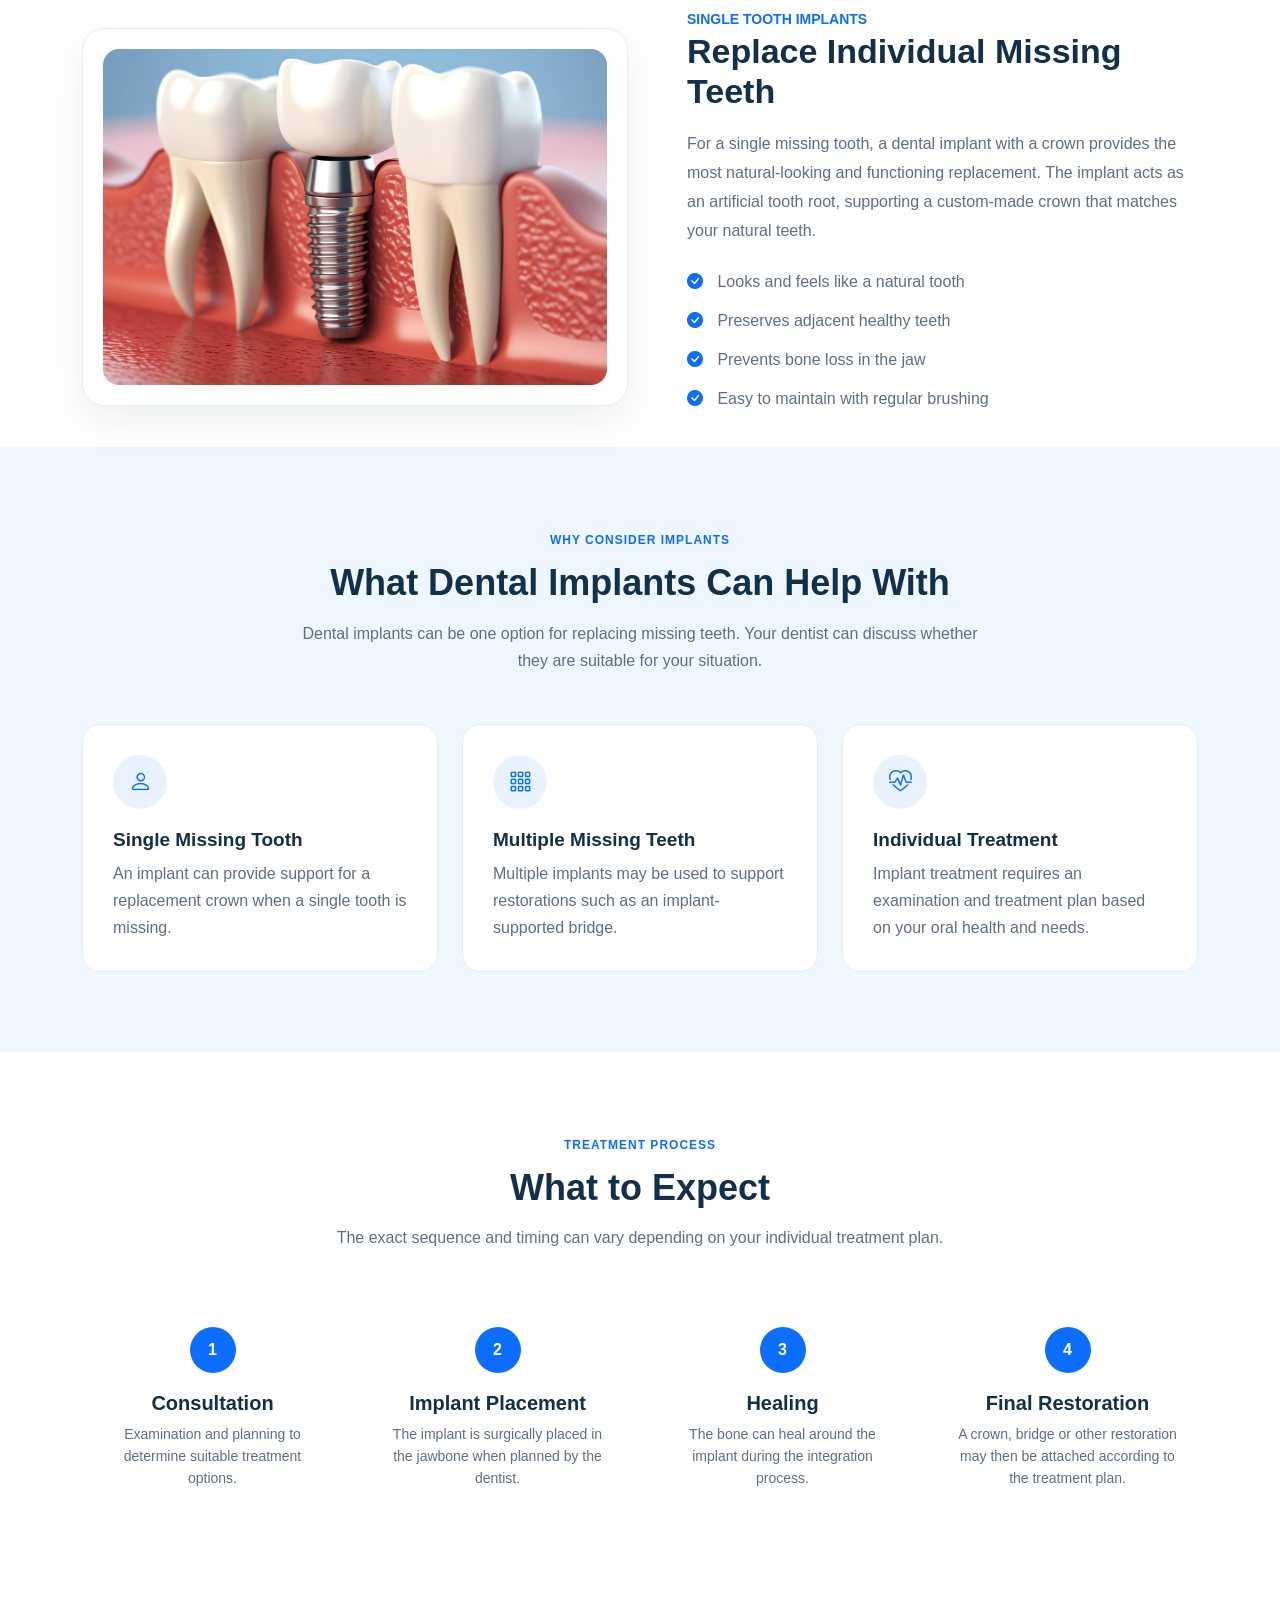
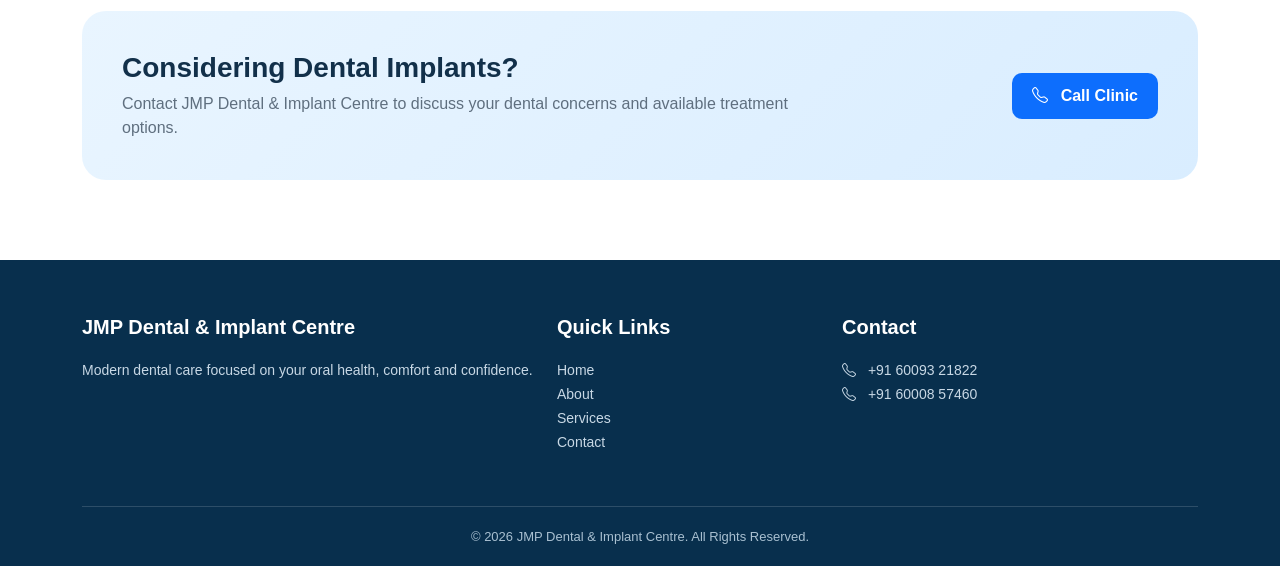
<file: services/dental-implants.html>
<!DOCTYPE html>
<html lang="en">
<head>
    <meta charset="UTF-8">
    <meta name="viewport" content="width=device-width, initial-scale=1.0">

    <title>Dental Implants | JMP Dental & Implant Centre</title>

    <meta name="description"
          content="Learn about dental implants at JMP Dental & Implant Centre, including the treatment process, benefits and restoration options.">

    <!-- Bootstrap -->
    <link href="https://cdn.jsdelivr.net/npm/bootstrap@5.3.3/dist/css/bootstrap.min.css"
          rel="stylesheet">

    <!-- Bootstrap Icons -->
    <link rel="stylesheet"
          href="https://cdn.jsdelivr.net/npm/bootstrap-icons@1.11.3/font/bootstrap-icons.min.css">

        <link rel="stylesheet" href="../css/dental-implants.css">
</head>

<body>

<!-- NAVBAR -->
<nav class="navbar navbar-expand-lg sticky-top">
    <div class="container">

        <a class="navbar-brand" href="../index.html">
            JMP
            <span>Dental & Implant Centre</span>
        </a>

        <button class="navbar-toggler"
                type="button"
                data-bs-toggle="collapse"
                data-bs-target="#mainNav">
            <span class="navbar-toggler-icon"></span>
        </button>

        <div class="collapse navbar-collapse" id="mainNav">

            <ul class="navbar-nav ms-auto align-items-lg-center">

                <li class="nav-item">
                    <a class="nav-link" href="../index.html">Home</a>
                </li>

                <li class="nav-item">
                    <a class="nav-link" href="../index.html#about">About</a>
                </li>

                <li class="nav-item">
                    <a class="nav-link" href="../index.html#services">Services</a>
                </li>

                <li class="nav-item">
                    <a class="nav-link" href="../index.html#contact">Contact</a>
                </li>

                <li class="nav-item ms-lg-3 mt-3 mt-lg-0">
                    <a href="tel:+916009321822"
                   class="btn btn-primary-custom">
                        <i class="bi bi-telephone me-2"></i>
                        Call Clinic
                    </a>
                </li>

            </ul>
        </div>
    </div>
</nav>


<!-- HERO -->
<section class="hero">
    <div class="container">
        <div class="hero-content">

            <span class="badge-treatment">
                DENTAL IMPLANTS
            </span>

            <h1>
                A Stable Solution
                for Missing Teeth
            </h1>

            <p>
                Dental implants are posts placed in the jawbone to
                provide a stable foundation for replacement teeth.
                Depending on your treatment plan, an implant may
                support a dental crown, bridge or other restoration.
            </p>

<a href="tel:+916009321822"
                   class="btn btn-primary-custom mt-3">
                    <i class="bi bi-telephone me-2"></i>
                    Call Clinic
                </a>

        </div>
    </div>
</section>


<!-- INTRODUCTION -->
<section class="section">

    <div class="container">

        <div class="row align-items-center">

            <div class="col-lg-6">

                <div class="content-image">

                    <svg viewBox="0 0 600 400"
                         xmlns="http://www.w3.org/2000/svg">

                        <rect width="600"
                              height="400"
                              rx="25"
                              fill="#eef7ff"/>

                        <!-- Step 1 -->
                        <circle cx="90" cy="100" r="45"
                                fill="#0d6efd"/>

                        <text x="90"
                              y="108"
                              text-anchor="middle"
                              font-size="22"
                              fill="white"
                              font-weight="bold">1</text>

                        <text x="90"
                              y="175"
                              text-anchor="middle"
                              font-size="15"
                              fill="#12304a"
                              font-weight="bold">
                            Implant
                        </text>

                        <!-- Step 2 -->
                        <circle cx="230" cy="100" r="45"
                                fill="#0d6efd"/>

                        <text x="230"
                              y="108"
                              text-anchor="middle"
                              font-size="22"
                              fill="white"
                              font-weight="bold">2</text>

                        <text x="230"
                              y="175"
                              text-anchor="middle"
                              font-size="15"
                              fill="#12304a"
                              font-weight="bold">
                            Healing
                        </text>

                        <!-- Step 3 -->
                        <circle cx="370" cy="100" r="45"
                                fill="#0d6efd"/>

                        <text x="370"
                              y="108"
                              text-anchor="middle"
                              font-size="22"
                              fill="white"
                              font-weight="bold">3</text>

                        <text x="370"
                              y="175"
                              text-anchor="middle"
                              font-size="15"
                              fill="#12304a"
                              font-weight="bold">
                            Restoration
                        </text>

                        <!-- Step 4 -->
                        <circle cx="510" cy="100" r="45"
                                fill="#0d6efd"/>

                        <text x="510"
                              y="108"
                              text-anchor="middle"
                              font-size="22"
                              fill="white"
                              font-weight="bold">4</text>

                        <text x="510"
                              y="175"
                              text-anchor="middle"
                              font-size="15"
                              fill="#12304a"
                              font-weight="bold">
                            Maintenance
                        </text>

                        <line x1="135" y1="100"
                              x2="185" y2="100"
                              stroke="#9fc8ec"
                              stroke-width="4"/>

                        <line x1="275" y1="100"
                              x2="325" y2="100"
                              stroke="#9fc8ec"
                              stroke-width="4"/>

                        <line x1="415" y1="100"
                              x2="465" y2="100"
                              stroke="#9fc8ec"
                              stroke-width="4"/>

                        <text x="300"
                              y="270"
                              text-anchor="middle"
                              font-size="21"
                              fill="#12304a"
                              font-weight="bold">
                            Implant treatment is planned individually
                        </text>

                        <text x="300"
                              y="305"
                              text-anchor="middle"
                              font-size="15"
                              fill="#5f6f7f">
                            Your dentist determines the appropriate
                            restoration and treatment sequence.
                        </text>

                    </svg>

                </div>

            </div>

            <div class="col-lg-6">

                <div class="content-text">

                    <small class="text-primary fw-bold">
                        DENTAL IMPLANTS
                    </small>

                    <h2>
                        Replacing a Missing Tooth
                        with an Implant
                    </h2>

                    <p>
                        A dental implant is a small post that is surgically
                        placed in the jawbone. It can act as a stable
                        foundation for a replacement tooth.
                    </p>

                    <p>
                        For a single missing tooth, a customized crown
                        can be attached to the implant. For multiple
                        missing teeth, implants may support a bridge
                        or another restoration.
                    </p>

                    <ul class="check-list">

                        <li>
                            <i class="bi bi-check-circle-fill"></i>
                            Provides a foundation for replacement teeth
                        </li>

                        <li>
                            <i class="bi bi-check-circle-fill"></i>
                            Can support a crown or bridge
                        </li>

                        <li>
                            <i class="bi bi-check-circle-fill"></i>
                            Designed to function with the surrounding teeth
                        </li>

                        <li>
                            <i class="bi bi-check-circle-fill"></i>
                            Treatment is planned according to individual needs
                        </li>

                    </ul>

                </div>

            </div>

        </div>

    </div>

</section>


<!-- IMPLANT OPTIONS TABS -->
<section class="implant-tabs-section">

    <div class="container">

        <div class="section-title">

            <small>IMPLANT OPTIONS</small>

            <h2>Choose Your Treatment</h2>

            <p>
                Different implant solutions for different needs
            </p>

        </div>

        <div class="implant-tabs">

            <button class="implant-tab active" data-target="single">Single Tooth</button>
            <button class="implant-tab" data-target="multiple">Multiple Teeth</button>
            <button class="implant-tab" data-target="all-on-4">All-on-4</button>
            <button class="implant-tab" data-target="dentures">Implant Dentures</button>
            <button class="implant-tab" data-target="consultation">Consultations</button>

        </div>

    </div>

</section>


<!-- SINGLE TOOTH IMPLANT SECTION -->
<section class="implant-content" id="single">

    <div class="container">

        <div class="row align-items-center">

            <div class="col-lg-6">

                <div class="content-image">

                    <img src="../images/dental-implants-hero.jpg" alt="Single Tooth Implant" class="img-fluid rounded-4">

                </div>

            </div>

            <div class="col-lg-6">

                <div class="content-text">

                    <small class="text-primary fw-bold">
                        SINGLE TOOTH IMPLANTS
                    </small>

                    <h2>
                        Replace Individual Missing Teeth
                    </h2>

                    <p>
                        For a single missing tooth, a dental implant with a crown
                        provides the most natural-looking and functioning replacement.
                        The implant acts as an artificial tooth root, supporting a
                        custom-made crown that matches your natural teeth.
                    </p>

                    <ul class="check-list">

                        <li>
                            <i class="bi bi-check-circle-fill"></i>
                            Looks and feels like a natural tooth
                        </li>

                        <li>
                            <i class="bi bi-check-circle-fill"></i>
                            Preserves adjacent healthy teeth
                        </li>

                        <li>
                            <i class="bi bi-check-circle-fill"></i>
                            Prevents bone loss in the jaw
                        </li>

                        <li>
                            <i class="bi bi-check-circle-fill"></i>
                            Easy to maintain with regular brushing
                        </li>

                    </ul>

                </div>

            </div>

        </div>

    </div>

</section>


<!-- MULTIPLE TEETH IMPLANT SECTION -->
<section class="implant-content section-light" id="multiple" style="display: none;">

    <div class="container">

        <div class="row align-items-center">

            <div class="col-lg-6 order-lg-2">

                <div class="content-image">

                    <img src="../images/dental-implants-content1.webp" alt="Multiple Teeth Replacement" class="img-fluid rounded-4">

                </div>

            </div>

            <div class="col-lg-6 order-lg-1">

                <div class="content-text">

                    <small class="text-primary fw-bold">
                        MULTIPLE TEETH REPLACEMENT
                    </small>

                    <h2>
                        Replace Several Missing Teeth
                    </h2>

                    <p>
                        When you have multiple missing teeth, implant-supported bridges
                        can replace them without affecting adjacent healthy teeth. Multiple
                        implants act as anchors for a custom bridge that restores your
                        smile and chewing function.
                    </p>

                    <ul class="check-list">

                        <li>
                            <i class="bi bi-check-circle-fill"></i>
                            Replaces multiple teeth with one bridge
                        </li>

                        <li>
                            <i class="bi bi-check-circle-fill"></i>
                            No need to alter healthy adjacent teeth
                        </li>

                        <li>
                            <i class="bi bi-check-circle-fill"></i>
                            More stable than traditional bridges
                        </li>

                        <li>
                            <i class="bi bi-check-circle-fill"></i>
                            Prevents bone loss and shifting teeth
                        </li>

                    </ul>

                </div>

            </div>

        </div>

    </div>

</section>


<!-- ALL-ON-4 IMPLANT SECTION -->
<section class="implant-content" id="all-on-4" style="display: none;">

    <div class="container">

        <div class="row align-items-center">

            <div class="col-lg-6">

                <div class="content-image">

                    <img src="../images/dental-implants-hero.jpg" alt="All-on-4 Implants" class="img-fluid rounded-4">

                </div>

            </div>

            <div class="col-lg-6">

                <div class="content-text">

                    <small class="text-primary fw-bold">
                        FULL-MOUTH IMPLANTS
                    </small>

                    <h2>
                        All-on-4 Complete Smile Restoration
                    </h2>

                    <p>
                        All-on-4 is an innovative technique that uses just four
                        strategically placed implants to support a full arch of
                        replacement teeth. This provides a stable, permanent solution
                        for patients missing all teeth in one or both arches.
                    </p>

                    <ul class="check-list">

                        <li>
                            <i class="bi bi-check-circle-fill"></i>
                        Only 4 implants needed per arch
                        </li>

                        <li>
                            <i class="bi bi-check-circle-fill"></i>
                        Immediate results with temporary teeth
                        </li>

                        <li>
                            <i class="bi bi-check-circle-fill"></i>
        Stable, non-removable full arch restoration
                        </li>

                        <li>
                            <i class="bi bi-check-circle-fill"></i>
        Often possible even with minimal bone
                        </li>

                    </ul>

                </div>

            </div>

        </div>

    </div>

</section>


<!-- IMPLANT-SUPPORTED DENTURES SECTION -->
<section class="implant-content section-light" id="dentures" style="display: none;">

    <div class="container">

        <div class="row align-items-center">

            <div class="col-lg-6 order-lg-2">

                <div class="content-image">

                    <img src="../images/dental-implants-content1.webp" alt="Implant-Supported Dentures" class="img-fluid rounded-4">

                </div>

            </div>

            <div class="col-lg-6 order-lg-1">

                <div class="content-text">

                    <small class="text-primary fw-bold">
                        IMPLANT DENTURES
                    </small>

                    <h2>
                        Stable Denture Solutions
                    </h2>

                    <p>
                        Implant-supported dentures combine the affordability of
                        dentures with the stability of implants. The denture
                        snaps onto the implants, preventing slipping and providing
                        confidence while eating and speaking.
                    </p>

                    <ul class="check-list">

                        <li>
                            <i class="bi bi-check-circle-fill"></i>
        No slipping or clicking
                        </li>

                        <li>
                            <i class="bi bi-check-circle-fill"></i>
        Improved chewing ability
                        </li>

                        <li>
                            <i class="bi bi-check-circle-fill"></i>
        Removable for easy cleaning
                        </li>

                        <li>
                            <i class="bi bi-check-circle-fill"></i>
        More affordable than fixed bridges
                        </li>

                    </ul>

                </div>

            </div>

        </div>

    </div>

</section>


<!-- IMPLANT CONSULTATIONS SECTION -->
<section class="implant-content" id="consultation" style="display: none;">

    <div class="container">

        <div class="row align-items-center">

            <div class="col-lg-6">

                <div class="content-image">

                    <img src="../images/dental-implants-hero.jpg" alt="Implant Consultations" class="img-fluid rounded-4">

                </div>

            </div>

            <div class="col-lg-6">

                <div class="content-text">

                    <small class="text-primary fw-bold">
                        IMPLANT CARE
                    </small>

                    <h2>
                        Implant Consultations & Care
                    </h2>

                    <p>
                        Successful implant treatment begins with a thorough consultation.
                        We evaluate your oral health, bone density, and treatment goals
                        to create a personalized implant plan. We also provide ongoing
                        care to ensure your implants last a lifetime.
                    </p>

                    <ul class="check-list">

                        <li>
                            <i class="bi bi-check-circle-fill"></i>
        Comprehensive evaluation and imaging
                        </li>

                        <li>
                            <i class="bi bi-check-circle-fill"></i>
        Personalized treatment planning
                        </li>

                        <li>
                            <i class="bi bi-check-circle-fill"></i>
        Ongoing maintenance and check-ups
                        </li>

                        <li>
                            <i class="bi bi-check-circle-fill"></i>
        Long-term implant health monitoring
                        </li>

                    </ul>

                </div>

            </div>

        </div>

    </div>

</section>


<!-- BENEFITS -->
<section class="section section-light">

    <div class="container">

        <div class="section-title">

            <small>WHY CONSIDER IMPLANTS</small>

            <h2>What Dental Implants Can Help With</h2>

            <p>
                Dental implants can be one option for replacing missing
                teeth. Your dentist can discuss whether they are suitable
                for your situation.
            </p>

        </div>

        <div class="row g-4">

            <div class="col-md-4">

                <div class="info-card">

                    <div class="icon-circle">
                        <i class="bi bi-person"></i>
                    </div>

                    <h4>Single Missing Tooth</h4>

                    <p>
                        An implant can provide support for a replacement
                        crown when a single tooth is missing.
                    </p>

                </div>

            </div>

            <div class="col-md-4">

                <div class="info-card">

                    <div class="icon-circle">
                        <i class="bi bi-grid-3x3-gap"></i>
                    </div>

                    <h4>Multiple Missing Teeth</h4>

                    <p>
                        Multiple implants may be used to support
                        restorations such as an implant-supported bridge.
                    </p>

                </div>

            </div>

            <div class="col-md-4">

                <div class="info-card">

                    <div class="icon-circle">
                        <i class="bi bi-heart-pulse"></i>
                    </div>

                    <h4>Individual Treatment</h4>

                    <p>
                        Implant treatment requires an examination and
                        treatment plan based on your oral health and needs.
                    </p>

                </div>

            </div>

        </div>

    </div>

</section>


<!-- PROCESS -->
<section class="section">

    <div class="container">

        <div class="section-title">

            <small>TREATMENT PROCESS</small>

            <h2>What to Expect</h2>

            <p>
                The exact sequence and timing can vary depending on
                your individual treatment plan.
            </p>

        </div>

        <div class="row g-4">

            <div class="col-md-3">
                <div class="process-card">
                    <div class="step-number">1</div>
                    <h5>Consultation</h5>
                    <p>
                        Examination and planning to determine suitable
                        treatment options.
                    </p>
                </div>
            </div>

            <div class="col-md-3">
                <div class="process-card">
                    <div class="step-number">2</div>
                    <h5>Implant Placement</h5>
                    <p>
                        The implant is surgically placed in the jawbone
                        when planned by the dentist.
                    </p>
                </div>
            </div>

            <div class="col-md-3">
                <div class="process-card">
                    <div class="step-number">3</div>
                    <h5>Healing</h5>
                    <p>
                        The bone can heal around the implant during
                        the integration process.
                    </p>
                </div>
            </div>

            <div class="col-md-3">
                <div class="process-card">
                    <div class="step-number">4</div>
                    <h5>Final Restoration</h5>
                    <p>
                        A crown, bridge or other restoration may then
                        be attached according to the treatment plan.
                    </p>
                </div>
            </div>

        </div>

    </div>

</section>


<!-- CTA -->
<section class="section pt-0">

    <div class="container">

        <div class="cta">

            <div class="row align-items-center">

                <div class="col-lg-8">

                    <h3>Considering Dental Implants?</h3>

                    <p>
                        Contact JMP Dental & Implant Centre to discuss
                        your dental concerns and available treatment options.
                    </p>

                </div>

                <div class="col-lg-4 text-lg-end mt-4 mt-lg-0">

<a href="tel:+916009321822"
                   class="btn btn-primary-custom">

                        <i class="bi bi-telephone me-2"></i>
                        Call Clinic

                    </a>

                </div>

            </div>

        </div>

    </div>

</section>


<!-- FOOTER -->
<footer>

    <div class="container">

        <div class="row g-4">

            <div class="col-lg-5">

                <h5>JMP Dental & Implant Centre</h5>

                <p>
                    Modern dental care focused on your oral health,
                    comfort and confidence.
                </p>

            </div>

            <div class="col-lg-3">

                <h5>Quick Links</h5>

                <p>
                    <a href="../index.html">Home</a><br>
                    <a href="../index.html#about">About</a><br>
                    <a href="../index.html#services">Services</a><br>
                    <a href="../index.html#contact">Contact</a>
                </p>

            </div>

            <div class="col-lg-4">

                <h5>Contact</h5>

                <p>
                    <i class="bi bi-telephone me-2"></i>
                    +91 60093 21822
                    <br>

                    <i class="bi bi-telephone me-2"></i>
                    +91 60008 57460
                </p>

            </div>

        </div>

        <div class="footer-bottom">
            © 2026 JMP Dental & Implant Centre. All Rights Reserved.
        </div>

    </div>

</footer>


<script src="https://cdn.jsdelivr.net/npm/bootstrap@5.3.3/dist/js/bootstrap.bundle.min.js"></script>

<!-- Implant Tabs Script -->
<script>
    document.addEventListener('DOMContentLoaded', function() {
        const tabs = document.querySelectorAll('.implant-tab');
        const contents = document.querySelectorAll('.implant-content');

        // Function to show a specific treatment
        function showTreatment(targetId) {
            // Remove active class from all tabs
            tabs.forEach(t => t.classList.remove('active'));
            // Add active class to the matching tab
            const matchingTab = document.querySelector(`.implant-tab[data-target="${targetId}"]`);
            if (matchingTab) {
                matchingTab.classList.add('active');
            }

            // Hide all content sections
            contents.forEach(content => {
                content.style.display = 'none';
            });

            // Show the selected content section
            const targetSection = document.getElementById(targetId);
            if (targetSection) {
                targetSection.style.display = 'block';
            }
        }

        // Check for URL hash on page load
        const hash = window.location.hash.substring(1); // Remove the #
        if (hash && (hash === 'single' || hash === 'multiple' || hash === 'all-on-4' || hash === 'dentures' || hash === 'consultation')) {
            showTreatment(hash);
        } else {
            // Default: show single tooth
            showTreatment('single');
        }

        tabs.forEach(tab => {
            tab.addEventListener('click', function() {
                const targetId = this.getAttribute('data-target');
                showTreatment(targetId);
            });
        });
    });
</script>

</body>
</html>
</file>
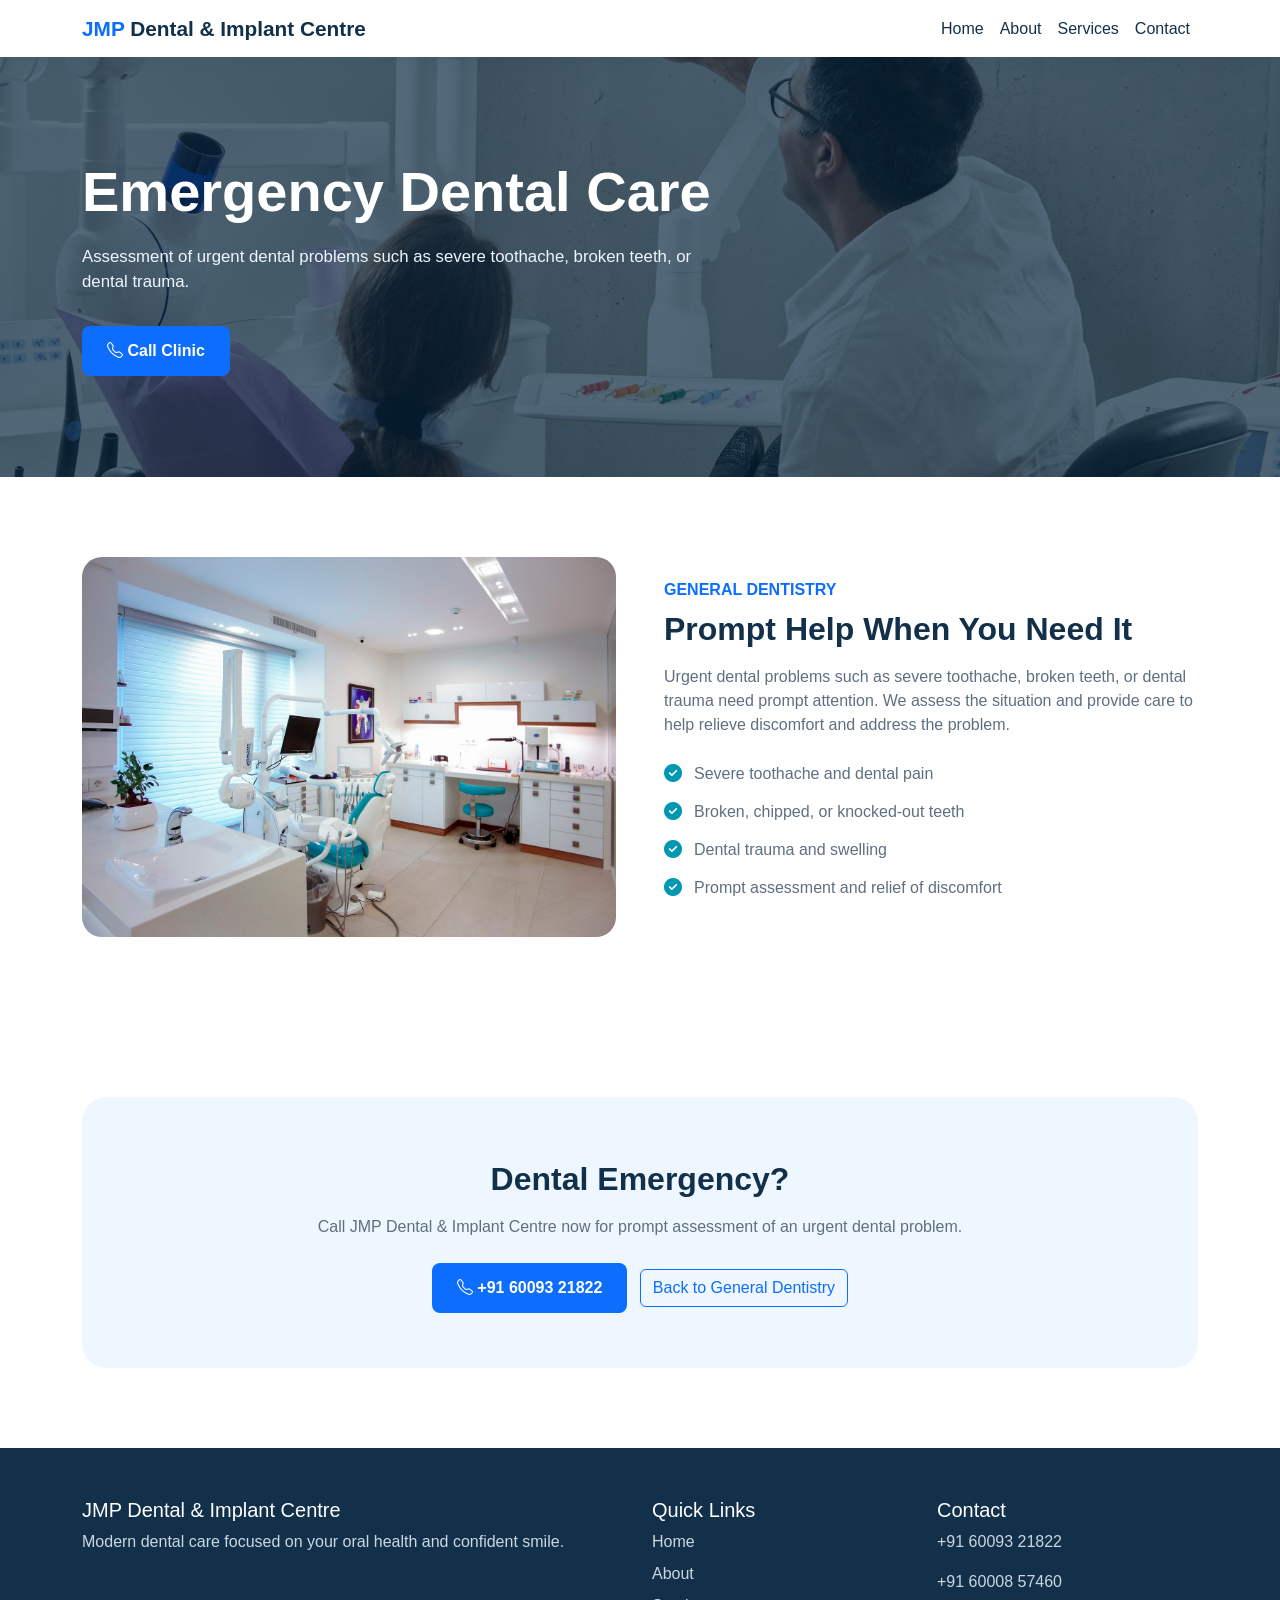
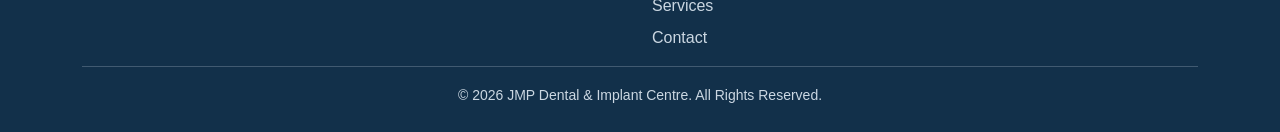
<file: services/emergency-dental-care.html>
<!DOCTYPE html>
<html lang="en">

<head>

    <meta charset="UTF-8">
    <meta name="viewport" content="width=device-width, initial-scale=1.0">

    <title>Emergency Dental Care | JMP Dental & Implant Centre</title>

    <!-- Bootstrap -->
    <link href="https://cdn.jsdelivr.net/npm/bootstrap@5.3.3/dist/css/bootstrap.min.css" rel="stylesheet">

    <!-- Bootstrap Icons -->
    <link href="https://cdn.jsdelivr.net/npm/bootstrap-icons@1.11.3/font/bootstrap-icons.css" rel="stylesheet">

    <link rel="stylesheet" href="https://cdnjs.cloudflare.com/ajax/libs/font-awesome/6.5.2/css/all.min.css">

        <link rel="stylesheet" href="../css/emergency-dental-care.css">

</head>

<body>

    <!-- NAVBAR -->
    <nav class="navbar navbar-expand-lg sticky-top">
        <div class="container">
            <a class="navbar-brand" href="../index.html">JMP <span>Dental & Implant Centre</span></a>
            <button class="navbar-toggler" type="button" data-bs-toggle="collapse" data-bs-target="#mainNavbar">
                <span class="navbar-toggler-icon"></span>
            </button>
            <div class="collapse navbar-collapse" id="mainNavbar">
                <ul class="navbar-nav ms-auto">
                    <li class="nav-item"><a class="nav-link" href="../index.html">Home</a></li>
                    <li class="nav-item"><a class="nav-link" href="../index.html#about">About</a></li>
                    <li class="nav-item"><a class="nav-link" href="../index.html#services">Services</a></li>
                    <li class="nav-item"><a class="nav-link" href="../index.html#contact">Contact</a></li>
                </ul>
            </div>
        </div>
    </nav>

    <!-- HERO -->
    <section class="service-hero">
        <div class="container">
            <div class="service-hero-content">
                <h1>Emergency Dental Care</h1>
                <p>Assessment of urgent dental problems such as severe toothache, broken teeth, or dental trauma.</p>
                <a href="tel:+916009321822" class="btn btn-primary-custom mt-3">
                    <i class="bi bi-telephone"></i> Call Clinic
                </a>
            </div>
        </div>
    </section>

    <!-- ABOUT -->
    <section>
        <div class="container">
            <div class="row align-items-center g-5">

                <div class="col-lg-6">
                    <img src="../images/general-dentistry-chair.jpg" class="content-image" alt="Emergency Dental Care">
                </div>

                <div class="col-lg-6">
                    <span class="text-primary fw-semibold">GENERAL DENTISTRY</span>
                    <h2 class="mt-2 mb-3">Prompt Help When You Need It</h2>
                    <p>Urgent dental problems such as severe toothache, broken teeth, or dental trauma need prompt attention. We assess the situation and provide care to help relieve discomfort and address the problem.</p>

                    <ul class="check-list">
                        <li><i class="fa-solid fa-circle-check"></i><span>Severe toothache and dental pain</span></li>
                        <li><i class="fa-solid fa-circle-check"></i><span>Broken, chipped, or knocked-out teeth</span></li>
                        <li><i class="fa-solid fa-circle-check"></i><span>Dental trauma and swelling</span></li>
                        <li><i class="fa-solid fa-circle-check"></i><span>Prompt assessment and relief of discomfort</span></li>
                    </ul>
                </div>

            </div>
        </div>
    </section>

    <!-- CTA -->
    <section>
        <div class="container">
            <div class="cta">
                <h2 class="mt-2">Dental Emergency?</h2>
                <p class="mt-3">Call JMP Dental & Implant Centre now for prompt assessment of an urgent dental problem.</p>
                <div class="mt-4">
                    <a href="tel:+916009321822" class="btn btn-primary-custom me-2"><i class="bi bi-telephone"></i> +91 60093 21822</a>
                    <a href="general-dentistry.html" class="btn btn-outline-primary">Back to General Dentistry</a>
                </div>
            </div>
        </div>
    </section>

    <!-- FOOTER -->
    <footer>
        <div class="container">
            <div class="row g-4">
                <div class="col-lg-6">
                    <h5>JMP Dental & Implant Centre</h5>
                    <p>Modern dental care focused on your oral health and confident smile.</p>
                </div>
                <div class="col-lg-3">
                    <h5>Quick Links</h5>
                    <div class="d-flex flex-column gap-2">
                        <a href="../index.html">Home</a>
                        <a href="../index.html#about">About</a>
                        <a href="../index.html#services">Services</a>
                        <a href="../index.html#contact">Contact</a>
                    </div>
                </div>
                <div class="col-lg-3">
                    <h5>Contact</h5>
                    <p>+91 60093 21822</p>
                    <p>+91 60008 57460</p>
                </div>
            </div>
            <hr>
            <div class="text-center">
                <small>© 2026 JMP Dental & Implant Centre. All Rights Reserved.</small>
            </div>
        </div>
    </footer>

    <script src="https://cdn.jsdelivr.net/npm/bootstrap@5.3.3/dist/js/bootstrap.bundle.min.js"></script>

</body>

</html>
</file>
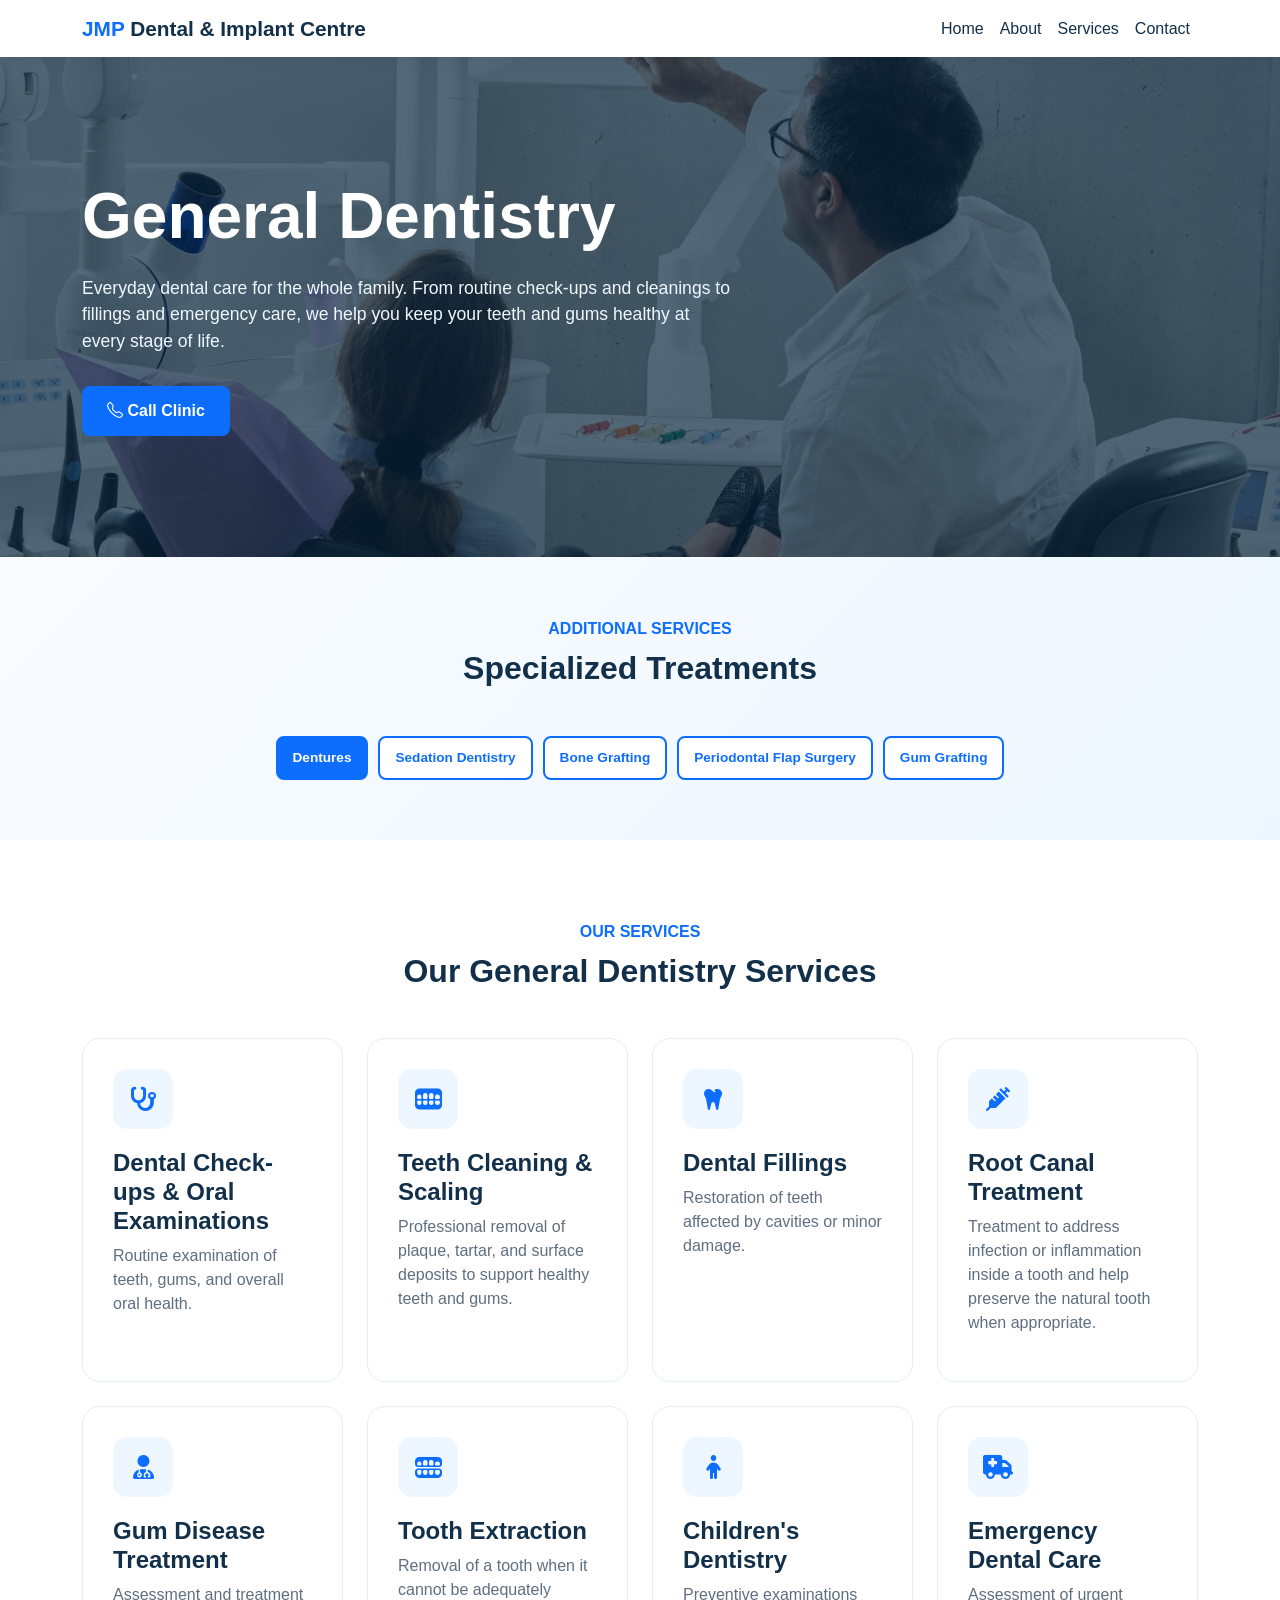
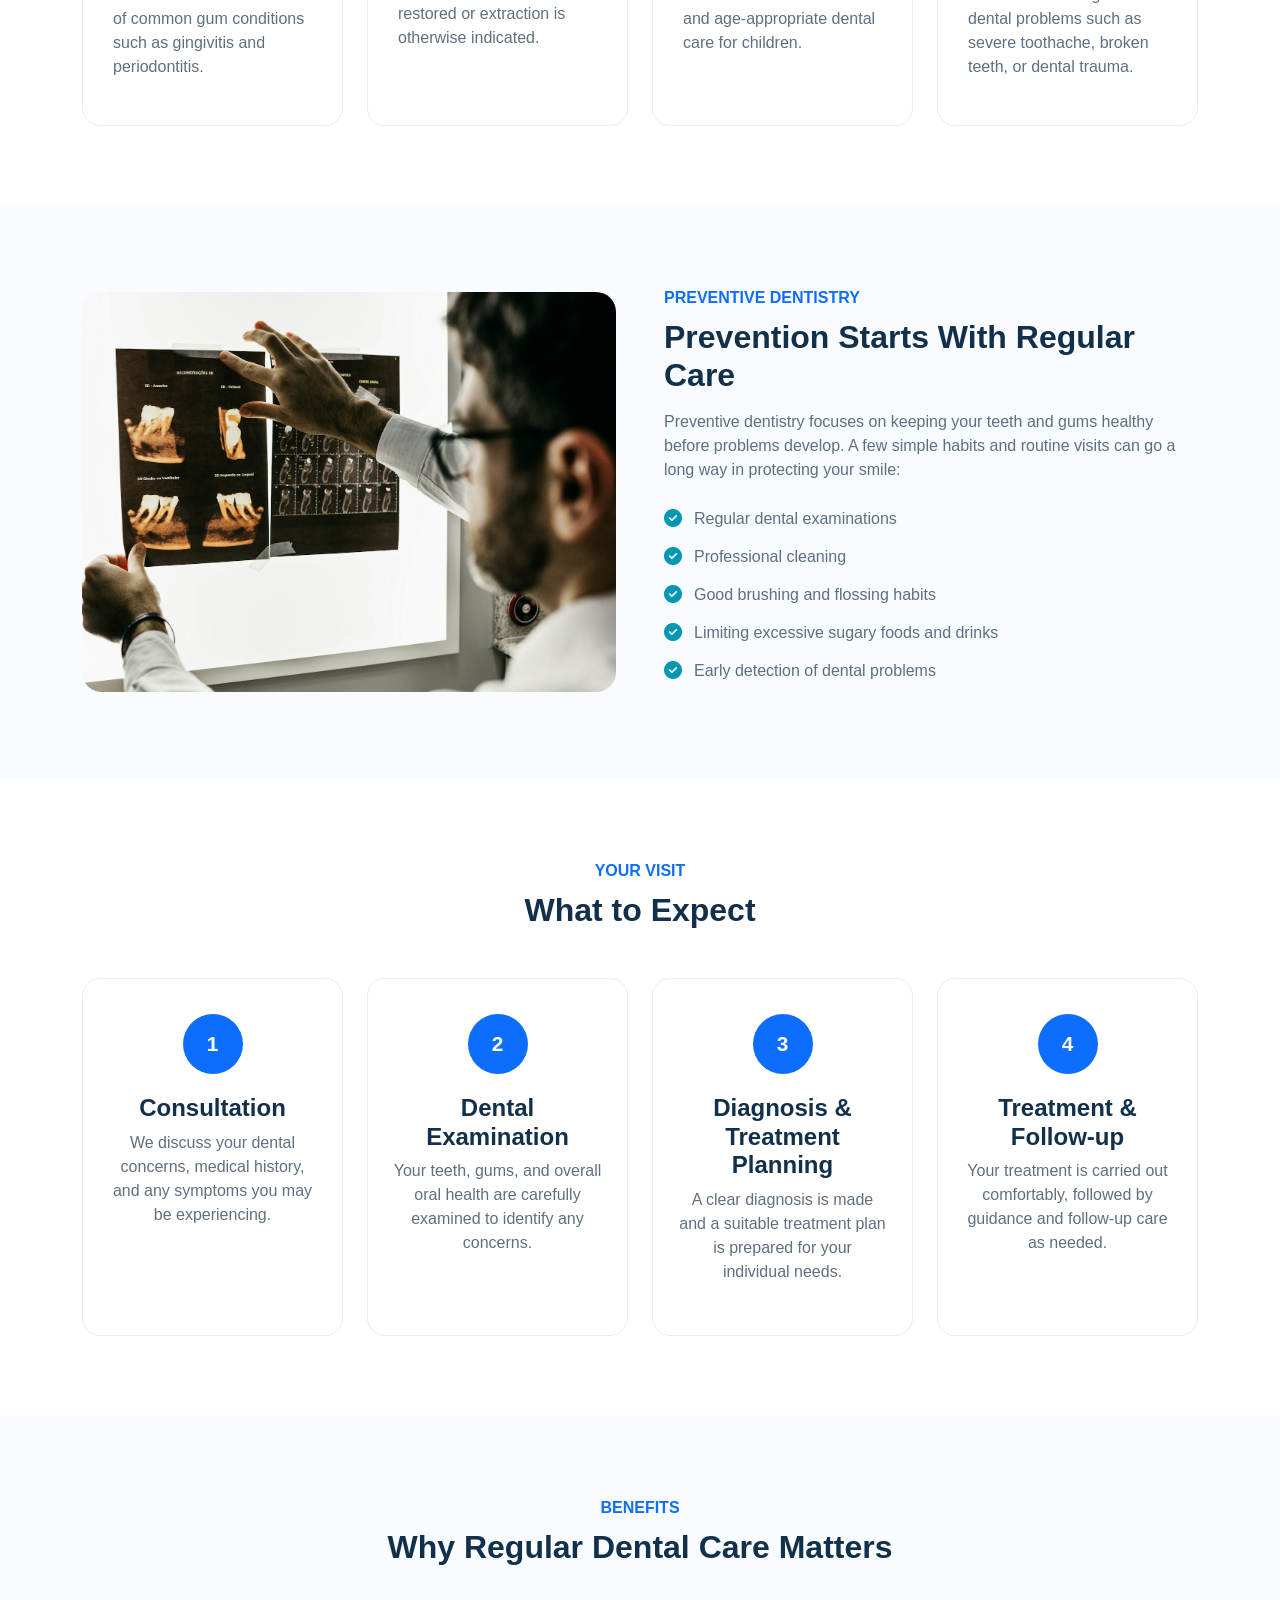
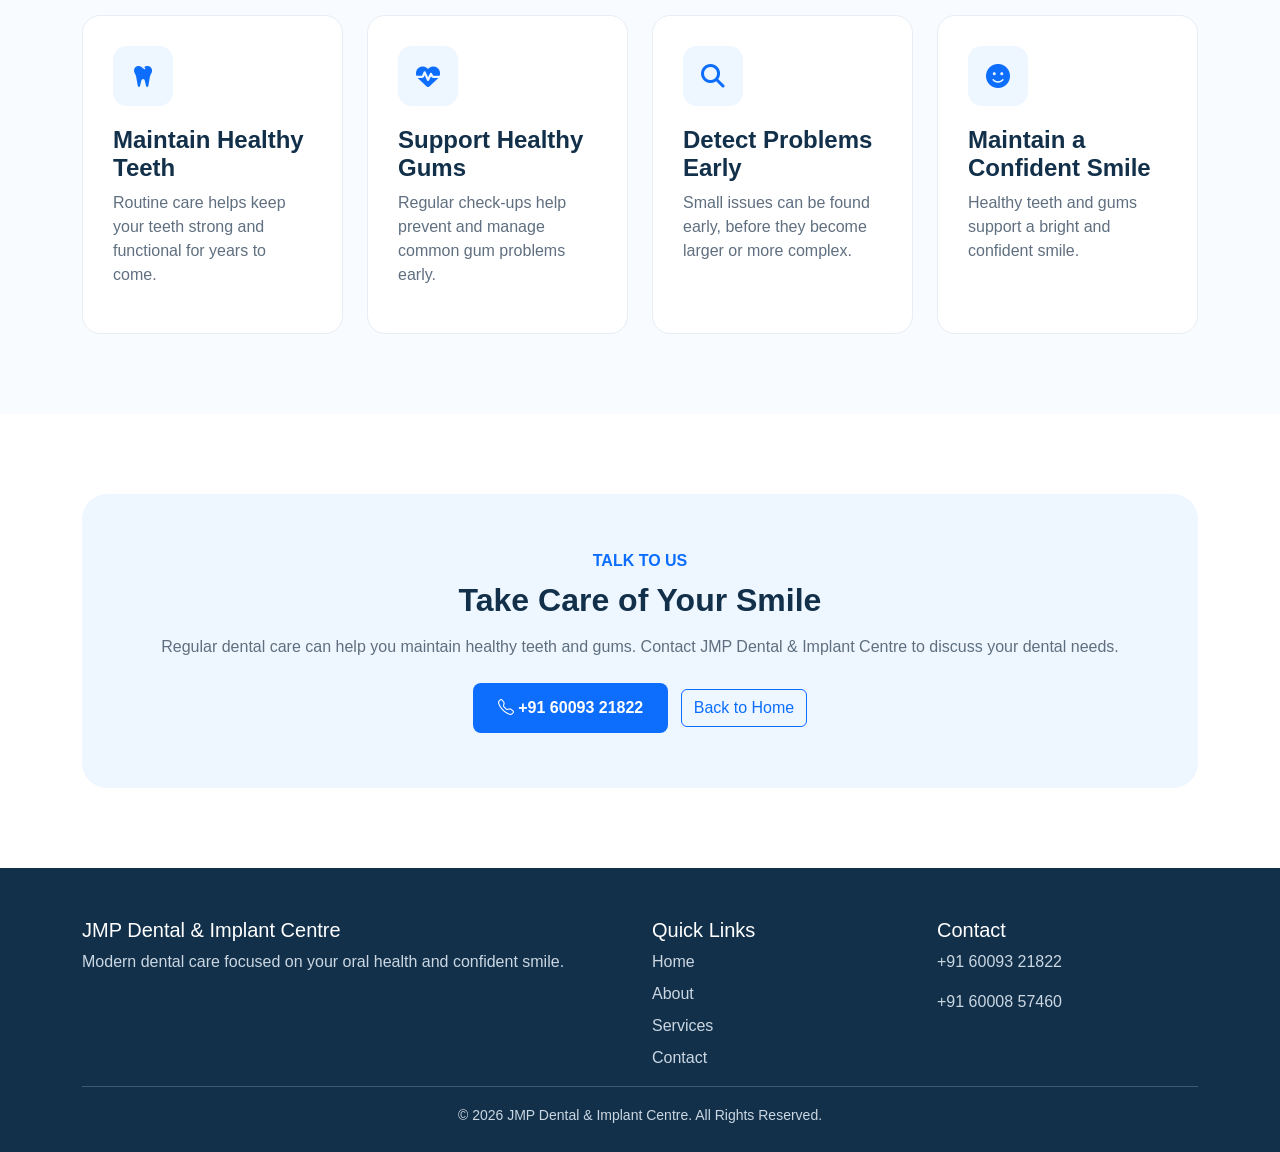
<file: services/general-dentistry.html>
<!DOCTYPE html>
<html lang="en">

<head>

    <meta charset="UTF-8">

    <meta name="viewport"
          content="width=device-width, initial-scale=1.0">

    <title>General Dentistry | JMP Dental & Implant Centre</title>

    <!-- Bootstrap -->
    <link
        href="https://cdn.jsdelivr.net/npm/bootstrap@5.3.3/dist/css/bootstrap.min.css"
        rel="stylesheet">

    <!-- Bootstrap Icons -->
    <link
        href="https://cdn.jsdelivr.net/npm/bootstrap-icons@1.11.3/font/bootstrap-icons.css"
        rel="stylesheet">

    <link rel="stylesheet" href="https://cdnjs.cloudflare.com/ajax/libs/font-awesome/6.5.2/css/all.min.css">

        <link rel="stylesheet" href="../css/general-dentistry.css">

</head>

<body>


    <!-- =========================
         NAVBAR
    ========================= -->

    <nav class="navbar navbar-expand-lg sticky-top">

        <div class="container">

            <a
                class="navbar-brand"
                href="../index.html">

                JMP
                <span>
                    Dental & Implant Centre
                </span>

            </a>


            <button
                class="navbar-toggler"
                type="button"
                data-bs-toggle="collapse"
                data-bs-target="#mainNavbar">

                <span class="navbar-toggler-icon"></span>

            </button>


            <div
                class="collapse navbar-collapse"
                id="mainNavbar">

                <ul class="navbar-nav ms-auto">

                    <li class="nav-item">

                        <a
                            class="nav-link"
                            href="../index.html">

                            Home

                        </a>

                    </li>


                    <li class="nav-item">

                        <a
                            class="nav-link"
                            href="../index.html#about">

                            About

                        </a>

                    </li>


                    <li class="nav-item">

                        <a
                            class="nav-link"
                            href="../index.html#services">

                            Services

                        </a>

                    </li>


                    <li class="nav-item">

                        <a
                            class="nav-link"
                            href="../index.html#contact">

                            Contact

                        </a>

                    </li>

                </ul>

            </div>

        </div>

    </nav>


    <!-- =========================
         HERO
    ========================= -->

    <section class="service-hero">

        <div class="container">

            <div class="service-hero-content">

                <h1>

                    General Dentistry

                </h1>

                <p>

                    Everyday dental care for the whole family. From routine
                    check-ups and cleanings to fillings and emergency care,
                    we help you keep your teeth and gums healthy at every stage
                    of life.

                </p>

                <a
                    href="tel:+916009321822"
                    class="btn btn-primary-custom mt-3">

                    <i class="bi bi-telephone"></i>

                    Call Clinic

                </a>

            </div>

        </div>

    </section>


    <!-- =========================
         ADDITIONAL SERVICES TABS
    ========================= -->

    <section class="additional-tabs-section">

        <div class="container">

            <div class="text-center mb-5">

                <span
                    class="text-primary fw-semibold">

                    ADDITIONAL SERVICES

                </span>

                <h2 class="mt-2">

                    Specialized Treatments

                </h2>

            </div>

            <div class="additional-tabs">

                <button class="additional-tab active" data-target="dentures">Dentures</button>
                <button class="additional-tab" data-target="sedation">Sedation Dentistry</button>
                <button class="additional-tab" data-target="bone-grafting">Bone Grafting</button>
                <button class="additional-tab" data-target="flap-surgery">Periodontal Flap Surgery</button>
                <button class="additional-tab" data-target="gum-grafting">Gum Grafting</button>

            </div>

        </div>

    </section>


    <!-- =========================
         DENTURES SECTION
    ========================= -->

    <section class="additional-content" id="dentures" style="display: none;">

        <div class="container">

            <div class="row align-items-center g-5">

                <div class="col-lg-6">

                    <img
                        src="../images/general-dentistry-checkup.jpg"
                        class="content-image"
                        alt="Dentures">

                </div>

                <div class="col-lg-6">

                    <span
                        class="text-primary fw-semibold">

                        DENTURES

                    </span>

                    <h2 class="mt-2 mb-3">

                        Complete & Partial Dentures

                    </h2>

                    <p>

                        Dentures are removable replacements for missing teeth and surrounding tissues. We offer both complete dentures for patients missing all teeth and partial dentures for those missing some teeth. Our custom-made dentures restore your ability to eat, speak, and smile with confidence.

                    </p>

                    <ul class="check-list">

                        <li>
                            <i class="fa-solid fa-circle-check"></i>
                            <span>Complete dentures for full arch replacement</span>
                        </li>

                        <li>
                            <i class="fa-solid fa-circle-check"></i>
                            <span>Partial dentures for multiple missing teeth</span>
                        </li>

                        <li>
                            <i class="fa-solid fa-circle-check"></i>
                            <span>Custom-fit for comfort and function</span>
                        </li>

                        <li>
                            <i class="fa-solid fa-circle-check"></i>
                            <span>Natural-looking appearance</span>
                        </li>

                    </ul>

                </div>

            </div>

        </div>

    </section>


    <!-- =========================
         SEDATION DENTISTRY SECTION
    ========================= -->

    <section class="additional-content" id="sedation" style="display: none; background: #f8fbff;">

        <div class="container">

            <div class="row align-items-center g-5">

                <div class="col-lg-6 order-lg-2">

                    <img
                        src="../images/general-dentistry-checkup.jpg"
                        class="content-image"
                        alt="Sedation Dentistry">

                </div>

                <div class="col-lg-6 order-lg-1">

                    <span
                        class="text-primary fw-semibold">

                        SEDATION DENTISTRY

                    </span>

                    <h2 class="mt-2 mb-3">

                        Anxiety-Free Dentistry

                    </h2>

                    <p>

                        We understand that dental anxiety is common. Our sedation dentistry options help you feel relaxed and comfortable during your treatment. From mild sedation to deeper relaxation techniques, we ensure your dental experience is stress-free and pleasant.

                    </p>

                    <ul class="check-list">

                        <li>
                            <i class="fa-solid fa-circle-check"></i>
                            <span>Nitrous oxide (laughing gas) for mild relaxation</span>
                        </li>

                        <li>
                            <i class="fa-solid fa-circle-check"></i>
                            <span>Oral sedation for moderate anxiety</span>
                        </li>

                        <li>
                            <i class="fa-solid fa-circle-check"></i>
                            <span>Safe and monitored procedures</span>
                        </li>

                        <li>
                            <i class="fa-solid fa-circle-check"></i>
                            <span>Comfortable, pain-free experience</span>
                        </li>

                    </ul>

                </div>

            </div>

        </div>

    </section>


    <!-- =========================
         BONE GRAFTING SECTION
    ========================= -->

    <section class="additional-content" id="bone-grafting">

        <div class="container">

            <div class="row align-items-center g-5">

                <div class="col-lg-6">

                    <img
                        src="../images/dental-implants-content1.webp"
                        class="content-image"
                        alt="Bone Grafting">

                </div>

                <div class="col-lg-6">

                    <span
                        class="text-primary fw-semibold">

                        ORAL SURGERY

                    </span>

                    <h2 class="mt-2 mb-3">

                        Bone Grafting

                    </h2>

                    <p>

                        Bone grafting is a surgical procedure that rebuilds or regenerates bone in areas where it has been lost. This is often necessary before dental implant placement to ensure there is sufficient bone structure to support the implant. We use advanced techniques for optimal healing and integration.

                    </p>

                    <ul class="check-list">

                        <li>
                            <i class="fa-solid fa-circle-check"></i>
                            <span>Prepares jawbone for dental implants</span>
                        </li>

                        <li>
                            <i class="fa-solid fa-circle-check"></i>
                            <span>Restores bone after tooth loss</span>
                        </li>

                        <li>
                            <i class="fa-solid fa-circle-check"></i>
                            <span>Advanced grafting materials</span>
                        </li>

                        <li>
                            <i class="fa-solid fa-circle-check"></i>
                            <span>Improved implant success rates</span>
                        </li>

                    </ul>

                </div>

            </div>

        </div>

    </section>


    <!-- =========================
         PERIODONTAL FLAP SURGERY SECTION
    ========================= -->

    <section class="additional-content" id="flap-surgery" style="display: none; background: #f8fbff;">

        <div class="container">

            <div class="row align-items-center g-5">

                <div class="col-lg-6 order-lg-2">

                    <img
                        src="../images/general-dentistry-checkup.jpg"
                        class="content-image"
                        alt="Periodontal Flap Surgery">

                </div>

                <div class="col-lg-6 order-lg-1">

                    <span
                        class="text-primary fw-semibold">

                        PERIODONTICS

                    </span>

                    <h2 class="mt-2 mb-3">

                        Periodontal Flap Surgery

                    </h2>

                    <p>

                        Periodontal flap surgery is an advanced treatment for periodontal disease. When gum disease has caused deep pockets that cannot be cleaned with scaling and root planing alone, this procedure allows us to access and thoroughly clean the tooth roots, promoting gum reattachment and healing.

                    </p>

                    <ul class="check-list">

                        <li>
                            <i class="fa-solid fa-circle-check"></i>
                            <span>Treats advanced periodontal disease</span>
                        </li>

                        <li>
                            <i class="fa-solid fa-circle-check"></i>
                            <span>Reduces deep gum pockets</span>
                        </li>

                        <li>
                            <i class="fa-solid fa-circle-check"></i>
                            <span>Promotes gum tissue regeneration</span>
                        </li>

                        <li>
                            <i class="fa-solid fa-circle-check"></i>
                            <span>Prevents tooth loss</span>
                        </li>

                    </ul>

                </div>

            </div>

        </div>

    </section>


    <!-- =========================
         GUM GRAFTING SECTION
    ========================= -->

    <section class="additional-content" id="gum-grafting">

        <div class="container">

            <div class="row align-items-center g-5">

                <div class="col-lg-6">

                    <img
                        src="../images/general-dentistry-checkup.jpg"
                        class="content-image"
                        alt="Gum Grafting">

                </div>

                <div class="col-lg-6">

                    <span
                        class="text-primary fw-semibold">

                        PERIODONTICS

                    </span>

                    <h2 class="mt-2 mb-3">

                        Gum Grafting

                    </h2>

                    <p>

                        Gum recession can expose tooth roots, causing sensitivity and increasing the risk of decay. Gum grafting surgery restores receded gum tissue by taking gum tissue from another area of your mouth or using donor tissue. This protects your teeth and improves the appearance of your smile.

                    </p>

                    <ul class="check-list">

                        <li>
                            <i class="fa-solid fa-circle-check"></i>
                            <span>Covers exposed tooth roots</span>
                        </li>

                        <li>
                            <i class="fa-solid fa-circle-check"></i>
                            <span>Reduces tooth sensitivity</span>
                        </li>

                        <li>
                            <i class="fa-solid fa-circle-check"></i>
                            <span>Prevents further gum recession</span>
                        </li>

                        <li>
                            <i class="fa-solid fa-circle-check"></i>
                            <span>Improves smile aesthetics</span>
                        </li>

                    </ul>

                </div>

            </div>

        </div>

    </section>


    <!-- =========================
         SERVICES
    ========================= -->

    <section>

        <div class="container">

            <div class="text-center mb-5">

                <span
                    class="text-primary fw-semibold">

                    OUR SERVICES

                </span>

                <h2 class="mt-2">

                    Our General Dentistry Services

                </h2>

            </div>

            <div class="row g-4">


                <div class="col-md-6 col-lg-3">

                    <div class="info-card">

                        <div class="info-icon">

                            <i class="fa-solid fa-stethoscope"></i>

                        </div>

                        <h4>

                            Dental Check-ups & Oral Examinations

                        </h4>

                        <p>

                            Routine examination of teeth, gums, and overall
                            oral health.

                        </p>

                    </div>

                </div>


                <div class="col-md-6 col-lg-3">

                    <div class="info-card">

                        <div class="info-icon">

                            <i class="fa-solid fa-teeth"></i>

                        </div>

                        <h4>

                            Teeth Cleaning & Scaling

                        </h4>

                        <p>

                            Professional removal of plaque, tartar, and surface
                            deposits to support healthy teeth and gums.

                        </p>

                    </div>

                </div>


                <div class="col-md-6 col-lg-3">

                    <div class="info-card">

                        <div class="info-icon">

                            <i class="fa-solid fa-tooth"></i>

                        </div>

                        <h4>

                            Dental Fillings

                        </h4>

                        <p>

                            Restoration of teeth affected by cavities or minor
                            damage.

                        </p>

                    </div>

                </div>


                <div class="col-md-6 col-lg-3">

                    <div class="info-card">

                        <div class="info-icon">

                            <i class="fa-solid fa-syringe"></i>

                        </div>

                        <h4>

                            Root Canal Treatment

                        </h4>

                        <p>

                            Treatment to address infection or inflammation inside
                            a tooth and help preserve the natural tooth when
                            appropriate.

                        </p>

                    </div>

                </div>


                <div class="col-md-6 col-lg-3">

                    <div class="info-card">

                        <div class="info-icon">

                            <i class="fa-solid fa-user-doctor"></i>

                        </div>

                        <h4>

                            Gum Disease Treatment

                        </h4>

                        <p>

                            Assessment and treatment of common gum conditions
                            such as gingivitis and periodontitis.

                        </p>

                    </div>

                </div>


                <div class="col-md-6 col-lg-3">

                    <div class="info-card">

                        <div class="info-icon">

                            <i class="fa-solid fa-teeth-open"></i>

                        </div>

                        <h4>

                            Tooth Extraction

                        </h4>

                        <p>

                            Removal of a tooth when it cannot be adequately
                            restored or extraction is otherwise indicated.

                        </p>

                    </div>

                </div>


                <div class="col-md-6 col-lg-3">

                    <div class="info-card">

                        <div class="info-icon">

                            <i class="fa-solid fa-child"></i>

                        </div>

                        <h4>

                            Children's Dentistry

                        </h4>

                        <p>

                            Preventive examinations and age-appropriate dental
                            care for children.

                        </p>

                    </div>

                </div>


                <div class="col-md-6 col-lg-3">

                    <div class="info-card">

                        <div class="info-icon">

                            <i class="fa-solid fa-truck-medical"></i>

                        </div>

                        <h4>

                            Emergency Dental Care

                        </h4>

                        <p>

                            Assessment of urgent dental problems such as severe
                            toothache, broken teeth, or dental trauma.

                        </p>

                    </div>

                </div>


            </div>

        </div>

    </section>


    <!-- =========================
         PREVENTIVE DENTISTRY
    ========================= -->

    <section style="background: #f8fbff;">

        <div class="container">

            <div class="row align-items-center g-5">

                <div class="col-lg-6">

                    <img
                        src="../images/general-dentistry-checkup.jpg"
                        class="content-image"
                        alt="Preventive Dental Examination">

                </div>

                <div class="col-lg-6">

                    <span
                        class="text-primary fw-semibold">

                        PREVENTIVE DENTISTRY

                    </span>

                    <h2 class="mt-2 mb-3">

                        Prevention Starts With Regular Care

                    </h2>

                    <p>

                        Preventive dentistry focuses on keeping your teeth and
                        gums healthy before problems develop. A few simple habits
                        and routine visits can go a long way in protecting your
                        smile:

                    </p>

                    <ul class="check-list">

                        <li>
                            <i class="fa-solid fa-circle-check"></i>
                            <span>Regular dental examinations</span>
                        </li>

                        <li>
                            <i class="fa-solid fa-circle-check"></i>
                            <span>Professional cleaning</span>
                        </li>

                        <li>
                            <i class="fa-solid fa-circle-check"></i>
                            <span>Good brushing and flossing habits</span>
                        </li>

                        <li>
                            <i class="fa-solid fa-circle-check"></i>
                            <span>Limiting excessive sugary foods and drinks</span>
                        </li>

                        <li>
                            <i class="fa-solid fa-circle-check"></i>
                            <span>Early detection of dental problems</span>
                        </li>

                    </ul>

                </div>

            </div>

        </div>

    </section>


    <!-- =========================
         WHAT TO EXPECT
    ========================= -->

    <section>

        <div class="container">

            <div class="text-center mb-5">

                <span
                    class="text-primary fw-semibold">

                    YOUR VISIT

                </span>

                <h2 class="mt-2">

                    What to Expect

                </h2>

            </div>

            <div class="row g-4">


                <div class="col-md-6 col-lg-3">

                    <div class="step-card">

                        <div class="step-round">

                            1

                        </div>

                        <h4>

                            Consultation

                        </h4>

                        <p>

                            We discuss your dental concerns, medical history,
                            and any symptoms you may be experiencing.

                        </p>

                    </div>

                </div>


                <div class="col-md-6 col-lg-3">

                    <div class="step-card">

                        <div class="step-round">

                            2

                        </div>

                        <h4>

                            Dental Examination

                        </h4>

                        <p>

                            Your teeth, gums, and overall oral health are
                            carefully examined to identify any concerns.

                        </p>

                    </div>

                </div>


                <div class="col-md-6 col-lg-3">

                    <div class="step-card">

                        <div class="step-round">

                            3

                        </div>

                        <h4>

                            Diagnosis & Treatment Planning

                        </h4>

                        <p>

                            A clear diagnosis is made and a suitable treatment
                            plan is prepared for your individual needs.

                        </p>

                    </div>

                </div>


                <div class="col-md-6 col-lg-3">

                    <div class="step-card">

                        <div class="step-round">

                            4

                        </div>

                        <h4>

                            Treatment & Follow-up

                        </h4>

                        <p>

                            Your treatment is carried out comfortably, followed
                            by guidance and follow-up care as needed.

                        </p>

                    </div>

                </div>


            </div>

        </div>

    </section>


    <!-- =========================
         BENEFITS
    ========================= -->

    <section style="background: #f8fbff;">

        <div class="container">

            <div class="text-center mb-5">

                <span
                    class="text-primary fw-semibold">

                    BENEFITS

                </span>

                <h2 class="mt-2">

                    Why Regular Dental Care Matters

                </h2>

            </div>

            <div class="row g-4">


                <div class="col-md-6 col-lg-3">

                    <div class="info-card">

                        <div class="info-icon">

                            <i class="fa-solid fa-tooth"></i>

                        </div>

                        <h4>

                            Maintain Healthy Teeth

                        </h4>

                        <p>

                            Routine care helps keep your teeth strong and
                            functional for years to come.

                        </p>

                    </div>

                </div>


                <div class="col-md-6 col-lg-3">

                    <div class="info-card">

                        <div class="info-icon">

                            <i class="fa-solid fa-heart-pulse"></i>

                        </div>

                        <h4>

                            Support Healthy Gums

                        </h4>

                        <p>

                            Regular check-ups help prevent and manage common
                            gum problems early.

                        </p>

                    </div>

                </div>


                <div class="col-md-6 col-lg-3">

                    <div class="info-card">

                        <div class="info-icon">

                            <i class="fa-solid fa-magnifying-glass"></i>

                        </div>

                        <h4>

                            Detect Problems Early

                        </h4>

                        <p>

                            Small issues can be found early, before they become
                            larger or more complex.

                        </p>

                    </div>

                </div>


                <div class="col-md-6 col-lg-3">

                    <div class="info-card">

                        <div class="info-icon">

                            <i class="fa-solid fa-face-smile"></i>

                        </div>

                        <h4>

                            Maintain a Confident Smile

                        </h4>

                        <p>

                            Healthy teeth and gums support a bright and
                            confident smile.

                        </p>

                    </div>

                </div>


            </div>

        </div>

    </section>


    <!-- =========================
         CTA
    ========================= -->

    <section>

        <div class="container">

            <div class="cta">

                <span
                    class="text-primary fw-semibold">

                    TALK TO US

                </span>

                <h2 class="mt-2">

                    Take Care of Your Smile

                </h2>

                <p class="mt-3">

                    Regular dental care can help you maintain healthy teeth and
                    gums. Contact JMP Dental & Implant Centre to discuss your
                    dental needs.

                </p>

                <div class="mt-4">

                    <a
                        href="tel:+916009321822"
                        class="btn btn-primary-custom me-2">

                        <i class="bi bi-telephone"></i>

                        +91 60093 21822

                    </a>


                    <a
                        href="../index.html"
                        class="btn btn-outline-primary">

                        Back to Home

                    </a>

                </div>

            </div>

        </div>

    </section>


    <!-- =========================
         FOOTER
    ========================= -->

    <footer>

        <div class="container">

            <div class="row g-4">

                <div class="col-lg-6">

                    <h5>

                        JMP Dental & Implant Centre

                    </h5>

                    <p>

                        Modern dental care focused on your
                        oral health and confident smile.

                    </p>

                </div>


                <div class="col-lg-3">

                    <h5>

                        Quick Links

                    </h5>

                    <div class="d-flex flex-column gap-2">

                        <a href="../index.html">
                            Home
                        </a>

                        <a href="../index.html#about">
                            About
                        </a>

                        <a href="../index.html#services">
                            Services
                        </a>

                        <a href="../index.html#contact">
                            Contact
                        </a>

                    </div>

                </div>


                <div class="col-lg-3">

                    <h5>

                        Contact

                    </h5>

                    <p>

                        +91 60093 21822

                    </p>

                    <p>

                        +91 60008 57460

                    </p>

                </div>

            </div>


            <hr>


            <div class="text-center">

                <small>

                    © 2026 JMP Dental & Implant Centre.
                    All Rights Reserved.

                </small>

            </div>

        </div>

    </footer>


    <script
        src="https://cdn.jsdelivr.net/npm/bootstrap@5.3.3/dist/js/bootstrap.bundle.min.js">
    </script>

    <!-- Additional Tabs Script -->
    <script>
        document.addEventListener('DOMContentLoaded', function() {
            const tabs = document.querySelectorAll('.additional-tab');
            const contents = document.querySelectorAll('.additional-content');

            // Function to show a specific treatment
            function showTreatment(targetId) {
                // Remove active class from all tabs
                tabs.forEach(t => t.classList.remove('active'));
                // Add active class to the matching tab
                const matchingTab = document.querySelector(`.additional-tab[data-target="${targetId}"]`);
                if (matchingTab) {
                    matchingTab.classList.add('active');
                }

                // Hide all content sections
                contents.forEach(content => {
                    content.style.display = 'none';
                });

                // Show the selected content section
                const targetSection = document.getElementById(targetId);
                if (targetSection) {
                    targetSection.style.display = 'block';
                }
            }

            // Check for URL hash on page load
            const hash = window.location.hash.substring(1); // Remove the #
            if (hash && (hash === 'dentures' || hash === 'sedation' || hash === 'bone-grafting' || hash === 'flap-surgery' || hash === 'gum-grafting')) {
                showTreatment(hash);
            } else {
                // Default: hide all additional sections (only show when linked via hash)
                contents.forEach(content => {
                    content.style.display = 'none';
                });
            }

            tabs.forEach(tab => {
                tab.addEventListener('click', function() {
                    const targetId = this.getAttribute('data-target');
                    showTreatment(targetId);
                });
            });
        });
    </script>

</body>

</html>
</file>
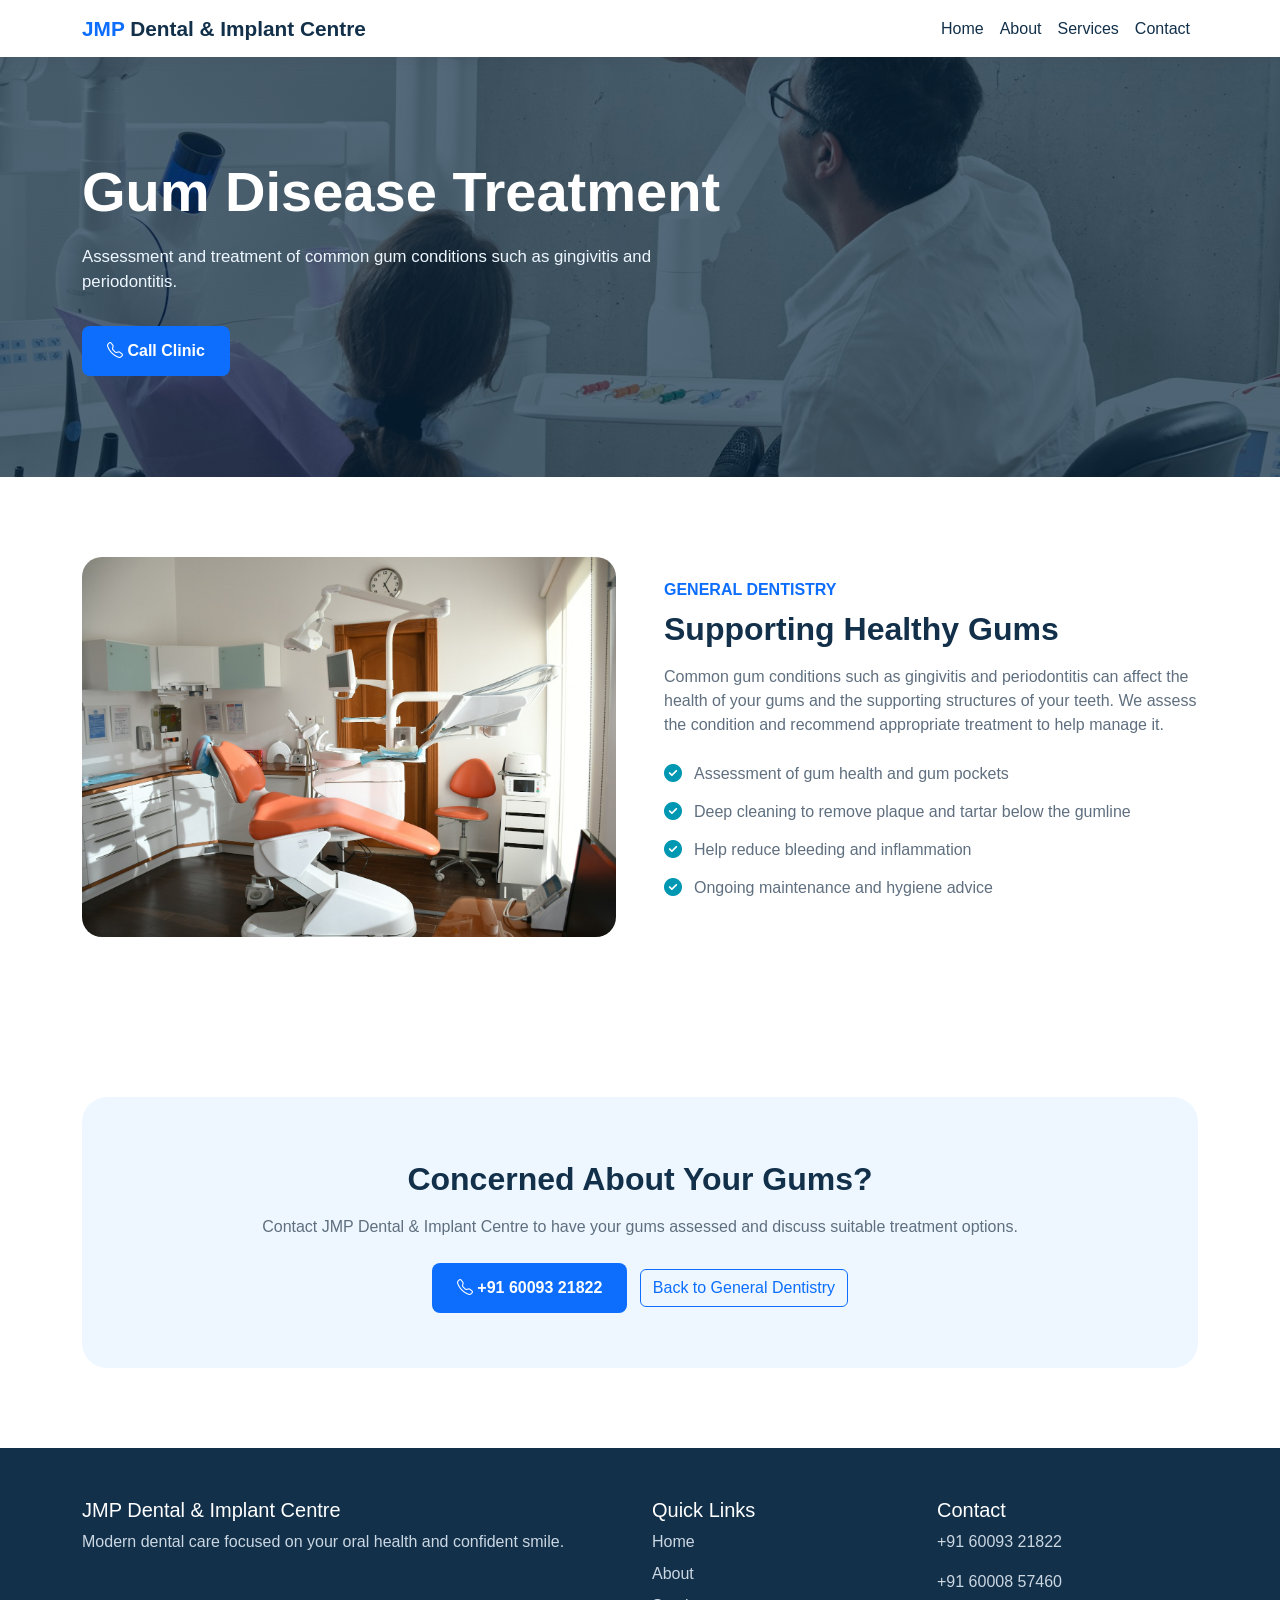
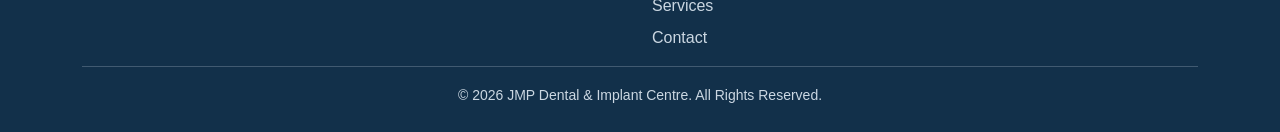
<file: services/gum-treatment.html>
<!DOCTYPE html>
<html lang="en">

<head>

    <meta charset="UTF-8">
    <meta name="viewport" content="width=device-width, initial-scale=1.0">

    <title>Gum Disease Treatment | JMP Dental & Implant Centre</title>

    <!-- Bootstrap -->
    <link href="https://cdn.jsdelivr.net/npm/bootstrap@5.3.3/dist/css/bootstrap.min.css" rel="stylesheet">

    <!-- Bootstrap Icons -->
    <link href="https://cdn.jsdelivr.net/npm/bootstrap-icons@1.11.3/font/bootstrap-icons.css" rel="stylesheet">

    <link rel="stylesheet" href="https://cdnjs.cloudflare.com/ajax/libs/font-awesome/6.5.2/css/all.min.css">

        <link rel="stylesheet" href="../css/gum-treatment.css">

</head>

<body>

    <!-- NAVBAR -->
    <nav class="navbar navbar-expand-lg sticky-top">
        <div class="container">
            <a class="navbar-brand" href="../index.html">JMP <span>Dental & Implant Centre</span></a>
            <button class="navbar-toggler" type="button" data-bs-toggle="collapse" data-bs-target="#mainNavbar">
                <span class="navbar-toggler-icon"></span>
            </button>
            <div class="collapse navbar-collapse" id="mainNavbar">
                <ul class="navbar-nav ms-auto">
                    <li class="nav-item"><a class="nav-link" href="../index.html">Home</a></li>
                    <li class="nav-item"><a class="nav-link" href="../index.html#about">About</a></li>
                    <li class="nav-item"><a class="nav-link" href="../index.html#services">Services</a></li>
                    <li class="nav-item"><a class="nav-link" href="../index.html#contact">Contact</a></li>
                </ul>
            </div>
        </div>
    </nav>

    <!-- HERO -->
    <section class="service-hero">
        <div class="container">
            <div class="service-hero-content">
                <h1>Gum Disease Treatment</h1>
                <p>Assessment and treatment of common gum conditions such as gingivitis and periodontitis.</p>
                <a href="tel:+916009321822" class="btn btn-primary-custom mt-3">
                    <i class="bi bi-telephone"></i> Call Clinic
                </a>
            </div>
        </div>
    </section>

    <!-- ABOUT -->
    <section>
        <div class="container">
            <div class="row align-items-center g-5">

                <div class="col-lg-6">
                    <img src="../images/general-dentistry-care.jpg" class="content-image" alt="Gum Disease Treatment">
                </div>

                <div class="col-lg-6">
                    <span class="text-primary fw-semibold">GENERAL DENTISTRY</span>
                    <h2 class="mt-2 mb-3">Supporting Healthy Gums</h2>
                    <p>Common gum conditions such as gingivitis and periodontitis can affect the health of your gums and the supporting structures of your teeth. We assess the condition and recommend appropriate treatment to help manage it.</p>

                    <ul class="check-list">
                        <li><i class="fa-solid fa-circle-check"></i><span>Assessment of gum health and gum pockets</span></li>
                        <li><i class="fa-solid fa-circle-check"></i><span>Deep cleaning to remove plaque and tartar below the gumline</span></li>
                        <li><i class="fa-solid fa-circle-check"></i><span>Help reduce bleeding and inflammation</span></li>
                        <li><i class="fa-solid fa-circle-check"></i><span>Ongoing maintenance and hygiene advice</span></li>
                    </ul>
                </div>

            </div>
        </div>
    </section>

    <!-- CTA -->
    <section>
        <div class="container">
            <div class="cta">
                <h2 class="mt-2">Concerned About Your Gums?</h2>
                <p class="mt-3">Contact JMP Dental & Implant Centre to have your gums assessed and discuss suitable treatment options.</p>
                <div class="mt-4">
                    <a href="tel:+916009321822" class="btn btn-primary-custom me-2"><i class="bi bi-telephone"></i> +91 60093 21822</a>
                    <a href="general-dentistry.html" class="btn btn-outline-primary">Back to General Dentistry</a>
                </div>
            </div>
        </div>
    </section>

    <!-- FOOTER -->
    <footer>
        <div class="container">
            <div class="row g-4">
                <div class="col-lg-6">
                    <h5>JMP Dental & Implant Centre</h5>
                    <p>Modern dental care focused on your oral health and confident smile.</p>
                </div>
                <div class="col-lg-3">
                    <h5>Quick Links</h5>
                    <div class="d-flex flex-column gap-2">
                        <a href="../index.html">Home</a>
                        <a href="../index.html#about">About</a>
                        <a href="../index.html#services">Services</a>
                        <a href="../index.html#contact">Contact</a>
                    </div>
                </div>
                <div class="col-lg-3">
                    <h5>Contact</h5>
                    <p>+91 60093 21822</p>
                    <p>+91 60008 57460</p>
                </div>
            </div>
            <hr>
            <div class="text-center">
                <small>© 2026 JMP Dental & Implant Centre. All Rights Reserved.</small>
            </div>
        </div>
    </footer>

    <script src="https://cdn.jsdelivr.net/npm/bootstrap@5.3.3/dist/js/bootstrap.bundle.min.js"></script>

</body>

</html>
</file>
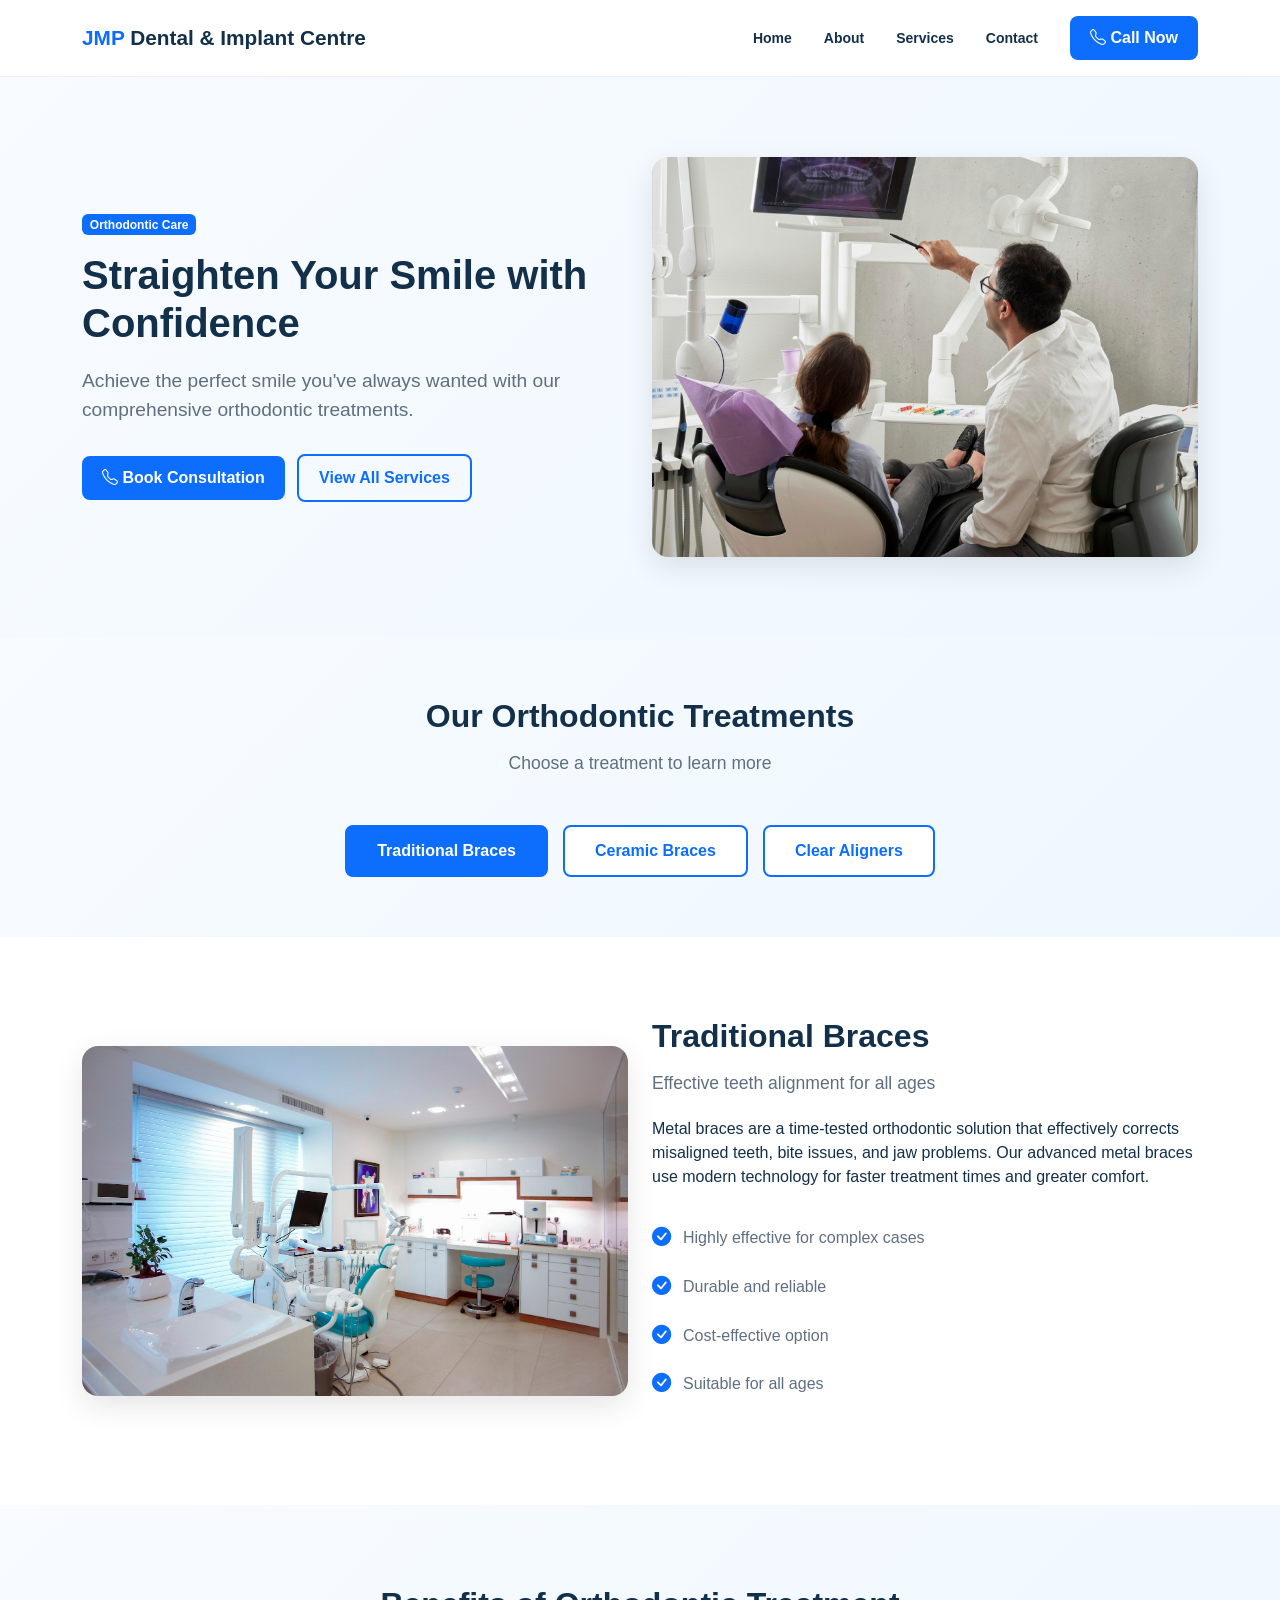
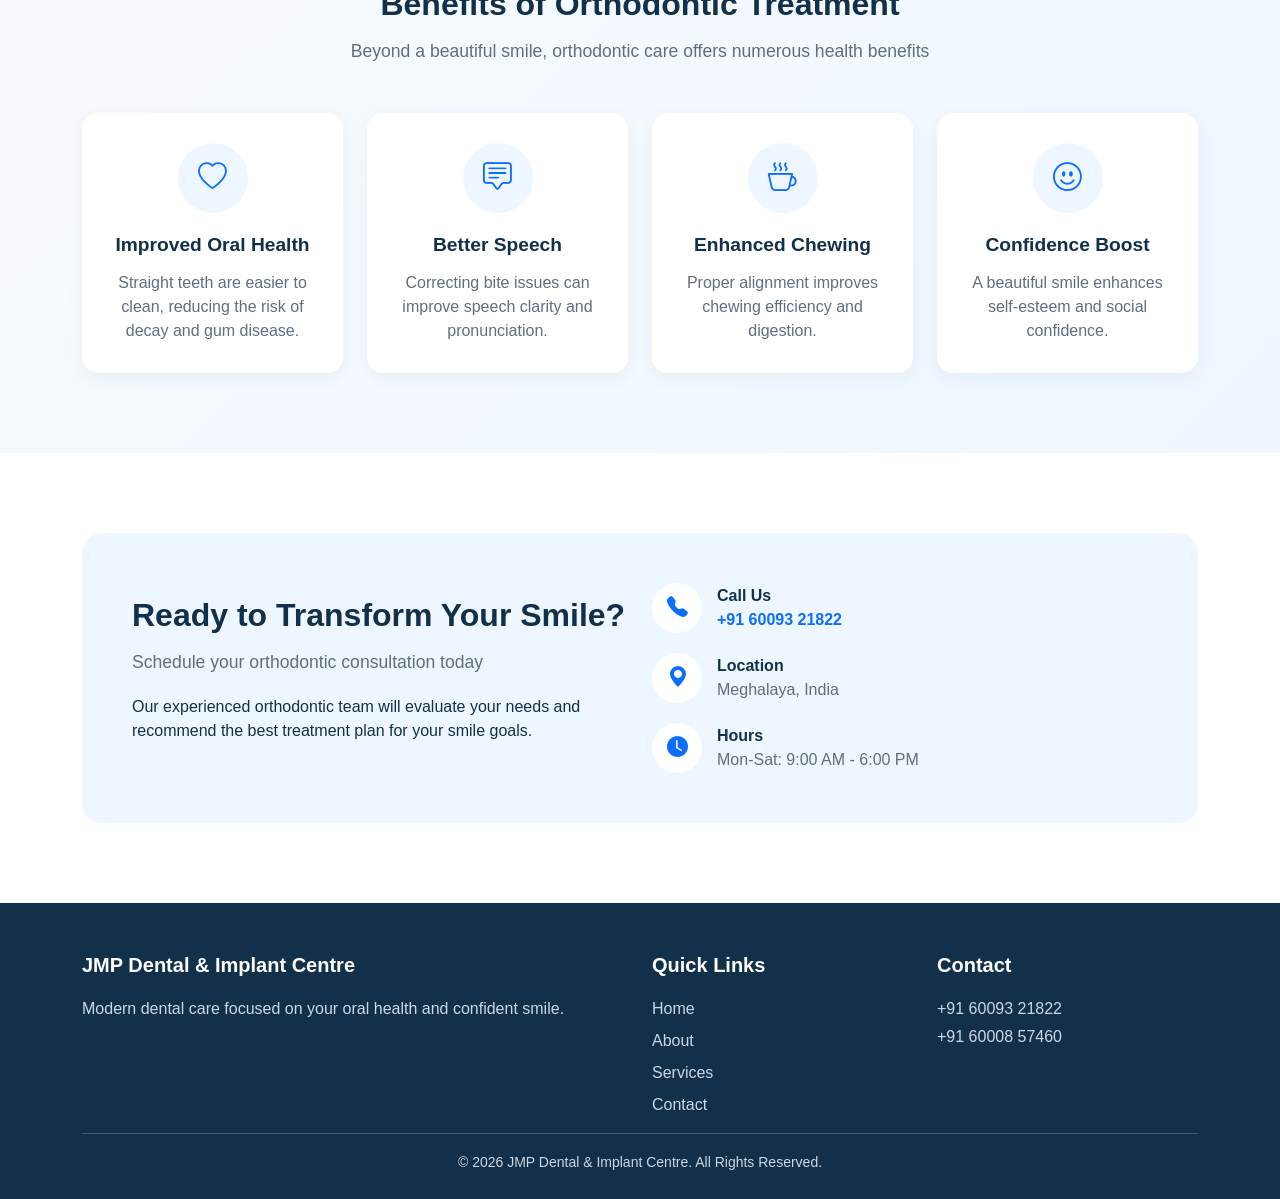
<file: services/orthodontics.html>
<!DOCTYPE html>
<html lang="en">
<head>
    <meta charset="UTF-8">
    <meta name="viewport" content="width=device-width, initial-scale=1.0">

    <title>Orthodontic Care | JMP Dental & Implant Centre</title>

    <meta name="description"
          content="Learn about orthodontic treatments at JMP Dental & Implant Centre, including braces and clear aligners for perfect smile alignment.">

    <!-- Bootstrap -->
    <link href="https://cdn.jsdelivr.net/npm/bootstrap@5.3.3/dist/css/bootstrap.min.css"
          rel="stylesheet">

    <!-- Bootstrap Icons -->
    <link rel="stylesheet"
          href="https://cdn.jsdelivr.net/npm/bootstrap-icons@1.11.3/font/bootstrap-icons.min.css">

        <link rel="stylesheet" href="../css/orthodontics.css">
</head>

<body>

<!-- NAVBAR -->
<nav class="navbar navbar-expand-lg sticky-top">
    <div class="container">

        <a class="navbar-brand" href="../index.html">
            JMP
            <span>Dental & Implant Centre</span>
        </a>

        <button class="navbar-toggler"
                type="button"
                data-bs-toggle="collapse"
                data-bs-target="#mainNav">
            <span class="navbar-toggler-icon"></span>
        </button>

        <div class="collapse navbar-collapse" id="mainNav">

            <ul class="navbar-nav ms-auto align-items-lg-center">

                <li class="nav-item">
                    <a class="nav-link" href="../index.html">Home</a>
                </li>

                <li class="nav-item">
                    <a class="nav-link" href="../index.html#about">About</a>
                </li>

                <li class="nav-item">
                    <a class="nav-link" href="../index.html#services">Services</a>
                </li>

                <li class="nav-item">
                    <a class="nav-link" href="../index.html#contact">Contact</a>
                </li>

                <li class="nav-item ms-lg-3">
                    <a class="btn btn-primary-custom"
                       href="tel:+916009321822">
                        <i class="bi bi-telephone"></i>
                        Call Now
                    </a>
                </li>

            </ul>

        </div>
    </div>
</nav>

<!-- HERO SECTION -->
<section class="hero-section">
    <div class="container">
        <div class="row align-items-center">
            <div class="col-lg-6">
                <span class="badge bg-primary mb-3">Orthodontic Care</span>
                <h1>Straighten Your Smile with Confidence</h1>
                <p class="lead">Achieve the perfect smile you've always wanted with our comprehensive orthodontic treatments.</p>
                <div class="mt-4">
                    <a href="tel:+916009321822" class="btn btn-primary-custom me-2">
                        <i class="bi bi-telephone"></i> Book Consultation
                    </a>
                    <a href="../index.html#services" class="btn btn-outline-custom">
                        View All Services
                    </a>
                </div>
            </div>
            <div class="col-lg-6">
                <div class="hero-image">
                    <img src="../images/general-dentistry-hero.jpg" alt="Orthodontic Treatment" class="img-fluid rounded-4">
                </div>
            </div>
        </div>
    </div>
</section>

<!-- TREATMENT TABS -->
<section class="treatment-tabs-section">
    <div class="container">
        <div class="text-center mb-5">
            <h2>Our Orthodontic Treatments</h2>
            <p class="lead">Choose a treatment to learn more</p>
        </div>
        <div class="treatment-tabs">
            <button class="treatment-tab active" data-target="braces">Traditional Braces</button>
            <button class="treatment-tab" data-target="ceramic">Ceramic Braces</button>
            <button class="treatment-tab" data-target="aligners">Clear Aligners</button>
        </div>
    </div>
</section>

<!-- BRACES SECTION -->
<section class="treatment-section treatment-content" id="braces">
    <div class="container">
        <div class="row align-items-center">
            <div class="col-lg-6">
                <div class="treatment-image">
                    <img src="../images/general-dentistry-chair.jpg" alt="Braces Treatment" class="img-fluid rounded-4">
                </div>
            </div>
            <div class="col-lg-6">
                <h2>Traditional Braces</h2>
                <p class="lead">Effective teeth alignment for all ages</p>
                <p>Metal braces are a time-tested orthodontic solution that effectively corrects misaligned teeth, bite issues, and jaw problems. Our advanced metal braces use modern technology for faster treatment times and greater comfort.</p>
                <ul class="treatment-features">
                    <li><i class="bi bi-check-circle-fill"></i> Highly effective for complex cases</li>
                    <li><i class="bi bi-check-circle-fill"></i> Durable and reliable</li>
                    <li><i class="bi bi-check-circle-fill"></i> Cost-effective option</li>
                    <li><i class="bi bi-check-circle-fill"></i> Suitable for all ages</li>
                </ul>
            </div>
        </div>
    </div>
</section>

<!-- CERAMIC BRACES SECTION -->
<section class="treatment-section bg-light treatment-content" id="ceramic" style="display: none;">
    <div class="container">
        <div class="row align-items-center">
            <div class="col-lg-6 order-lg-2">
                <div class="treatment-image">
                    <img src="../images/general-dentistry-care.jpg" alt="Ceramic Braces" class="img-fluid rounded-4">
                </div>
            </div>
            <div class="col-lg-6 order-lg-1">
                <h2>Ceramic Braces</h2>
                <p class="lead">Less visible, equally effective</p>
                <p>Ceramic braces work like traditional metal braces but use clear or tooth-colored brackets that blend in with your teeth. They're an excellent choice for patients who want effective treatment with a more aesthetic appearance.</p>
                <ul class="treatment-features">
                    <li><i class="bi bi-check-circle-fill"></i> Clear or tooth-colored brackets</li>
                    <li><i class="bi bi-check-circle-fill"></i> Less noticeable than metal</li>
                    <li><i class="bi bi-check-circle-fill"></i> Same effectiveness as metal braces</li>
                    <li><i class="bi bi-check-circle-fill"></i> Comfortable and durable</li>
                </ul>
            </div>
        </div>
    </div>
</section>

<!-- CLEAR ALIGNERS SECTION -->
<section class="treatment-section treatment-content" id="aligners" style="display: none;">
    <div class="container">
        <div class="row align-items-center">
            <div class="col-lg-6">
                <div class="treatment-image">
                    <img src="../images/general-dentistry-tools.jpg" alt="Clear Aligners" class="img-fluid rounded-4">
                </div>
            </div>
            <div class="col-lg-6">
                <h2>Clear Aligners</h2>
                <p class="lead">Invisible teeth straightening</p>
                <p>Clear aligners offer a modern, removable alternative to traditional braces. These custom-made, transparent trays gradually shift your teeth into the desired position without the appearance of metal brackets and wires.</p>
                <ul class="treatment-features">
                    <li><i class="bi bi-check-circle-fill"></i> Virtually invisible</li>
                    <li><i class="bi bi-check-circle-fill"></i> Removable for eating and cleaning</li>
                    <li><i class="bi bi-check-circle-fill"></i> Comfortable and smooth</li>
                    <li><i class="bi bi-check-circle-fill"></i> No dietary restrictions</li>
                </ul>
            </div>
        </div>
    </div>
</section>

<!-- BENEFITS SECTION -->
<section class="benefits-section">
    <div class="container">
        <div class="text-center mb-5">
            <h2>Benefits of Orthodontic Treatment</h2>
            <p class="lead">Beyond a beautiful smile, orthodontic care offers numerous health benefits</p>
        </div>
        <div class="row g-4">
            <div class="col-md-6 col-lg-3">
                <div class="benefit-card">
                    <div class="benefit-icon">
                        <i class="bi bi-heart"></i>
                    </div>
                    <h4>Improved Oral Health</h4>
                    <p>Straight teeth are easier to clean, reducing the risk of decay and gum disease.</p>
                </div>
            </div>
            <div class="col-md-6 col-lg-3">
                <div class="benefit-card">
                    <div class="benefit-icon">
                        <i class="bi bi-chat-square-text"></i>
                    </div>
                    <h4>Better Speech</h4>
                    <p>Correcting bite issues can improve speech clarity and pronunciation.</p>
                </div>
            </div>
            <div class="col-md-6 col-lg-3">
                <div class="benefit-card">
                    <div class="benefit-icon">
                        <i class="bi bi-cup-hot"></i>
                    </div>
                    <h4>Enhanced Chewing</h4>
                    <p>Proper alignment improves chewing efficiency and digestion.</p>
                </div>
            </div>
            <div class="col-md-6 col-lg-3">
                <div class="benefit-card">
                    <div class="benefit-icon">
                        <i class="bi bi-emoji-smile"></i>
                    </div>
                    <h4>Confidence Boost</h4>
                    <p>A beautiful smile enhances self-esteem and social confidence.</p>
                </div>
            </div>
        </div>
    </div>
</section>

<!-- CONTACT SECTION -->
<section class="contact-section">
    <div class="container">
        <div class="contact-box">
            <div class="row align-items-center">
                <div class="col-lg-6">
                    <h2>Ready to Transform Your Smile?</h2>
                    <p class="lead">Schedule your orthodontic consultation today</p>
                    <p>Our experienced orthodontic team will evaluate your needs and recommend the best treatment plan for your smile goals.</p>
                </div>
                <div class="col-lg-6">
                    <div class="contact-info">
                        <div class="contact-item">
                            <i class="bi bi-telephone-fill"></i>
                            <div>
                                <strong>Call Us</strong>
                                <a href="tel:+916009321822">+91 60093 21822</a>
                            </div>
                        </div>
                        <div class="contact-item">
                            <i class="bi bi-geo-alt-fill"></i>
                            <div>
                                <strong>Location</strong>
                                <p>Meghalaya, India</p>
                            </div>
                        </div>
                        <div class="contact-item">
                            <i class="bi bi-clock-fill"></i>
                            <div>
                                <strong>Hours</strong>
                                <p>Mon-Sat: 9:00 AM - 6:00 PM</p>
                            </div>
                        </div>
                    </div>
                </div>
            </div>
        </div>
    </div>
</section>

<!-- FOOTER -->
<footer>
    <div class="container">
        <div class="row g-4">
            <div class="col-lg-6">
                <h5>JMP Dental & Implant Centre</h5>
                <p>Modern dental care focused on your oral health and confident smile.</p>
            </div>
            <div class="col-lg-3">
                <h5>Quick Links</h5>
                <div class="d-flex flex-column gap-2">
                    <a href="../index.html">Home</a>
                    <a href="../index.html#about">About</a>
                    <a href="../index.html#services">Services</a>
                    <a href="../index.html#contact">Contact</a>
                </div>
            </div>
            <div class="col-lg-3">
                <h5>Contact</h5>
                <p class="mb-1">+91 60093 21822</p>
                <p>+91 60008 57460</p>
            </div>
        </div>
        <hr>
        <div class="text-center">
            <small>© 2026 JMP Dental & Implant Centre. All Rights Reserved.</small>
        </div>
    </div>
</footer>

<!-- Bootstrap JS -->
<script src="https://cdn.jsdelivr.net/npm/bootstrap@5.3.3/dist/js/bootstrap.bundle.min.js"></script>

<!-- Treatment Tabs Script -->
<script>
    document.addEventListener('DOMContentLoaded', function() {
        const tabs = document.querySelectorAll('.treatment-tab');
        const contents = document.querySelectorAll('.treatment-content');

        // Function to show a specific treatment
        function showTreatment(targetId) {
            // Remove active class from all tabs
            tabs.forEach(t => t.classList.remove('active'));
            // Add active class to the matching tab
            const matchingTab = document.querySelector(`.treatment-tab[data-target="${targetId}"]`);
            if (matchingTab) {
                matchingTab.classList.add('active');
            }

            // Hide all content sections
            contents.forEach(content => {
                content.style.display = 'none';
            });

            // Show the selected content section
            const targetSection = document.getElementById(targetId);
            if (targetSection) {
                targetSection.style.display = 'block';
            }
        }

        // Check for URL hash on page load
        const hash = window.location.hash.substring(1); // Remove the #
        if (hash && (hash === 'braces' || hash === 'ceramic' || hash === 'aligners')) {
            showTreatment(hash);
        } else {
            // Default: show braces
            showTreatment('braces');
        }

        tabs.forEach(tab => {
            tab.addEventListener('click', function() {
                const targetId = this.getAttribute('data-target');
                showTreatment(targetId);
            });
        });
    });
</script>

</body>
</html>
</file>
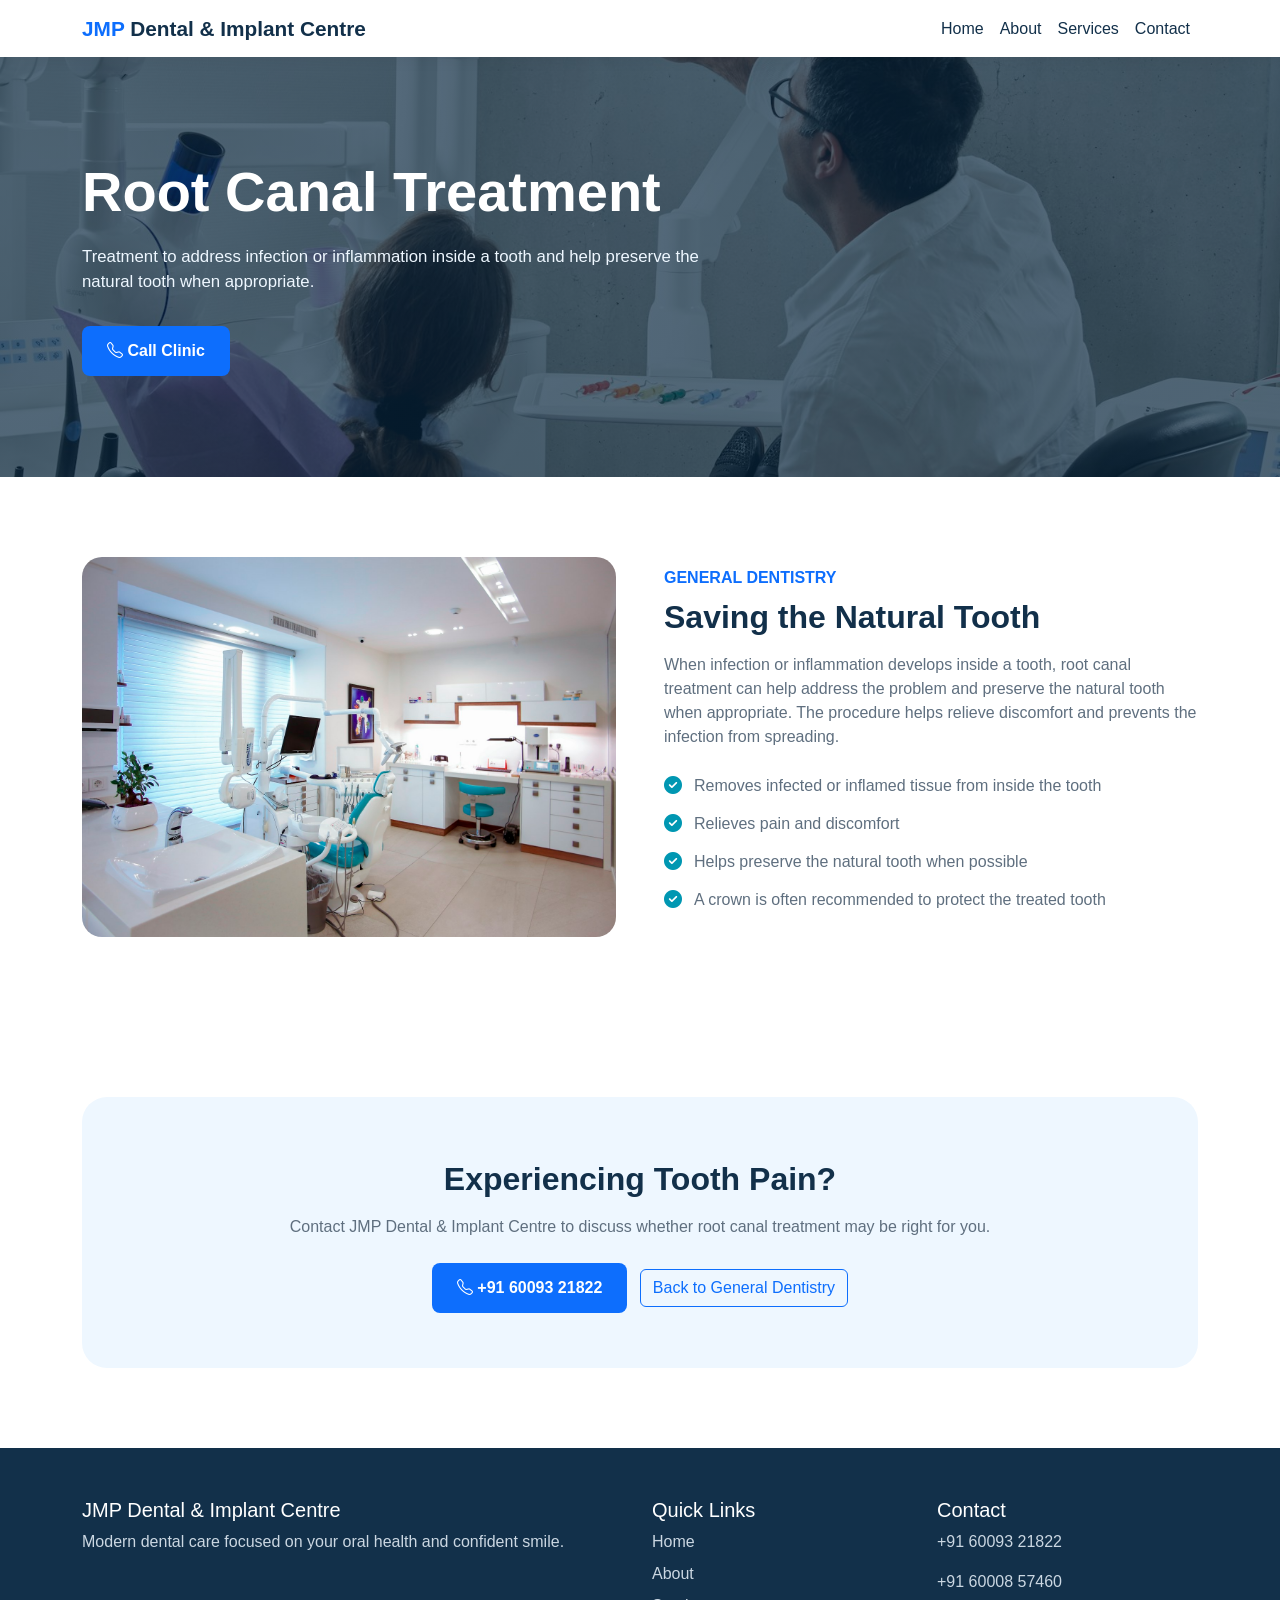
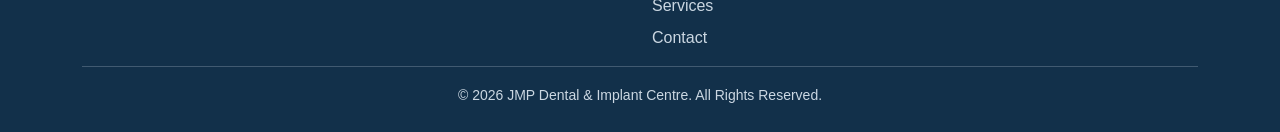
<file: services/root-canal.html>
<!DOCTYPE html>
<html lang="en">

<head>

    <meta charset="UTF-8">
    <meta name="viewport" content="width=device-width, initial-scale=1.0">

    <title>Root Canal Treatment | JMP Dental & Implant Centre</title>

    <!-- Bootstrap -->
    <link href="https://cdn.jsdelivr.net/npm/bootstrap@5.3.3/dist/css/bootstrap.min.css" rel="stylesheet">

    <!-- Bootstrap Icons -->
    <link href="https://cdn.jsdelivr.net/npm/bootstrap-icons@1.11.3/font/bootstrap-icons.css" rel="stylesheet">

    <link rel="stylesheet" href="https://cdnjs.cloudflare.com/ajax/libs/font-awesome/6.5.2/css/all.min.css">

        <link rel="stylesheet" href="../css/root-canal.css">

</head>

<body>

    <!-- NAVBAR -->
    <nav class="navbar navbar-expand-lg sticky-top">
        <div class="container">
            <a class="navbar-brand" href="../index.html">JMP <span>Dental & Implant Centre</span></a>
            <button class="navbar-toggler" type="button" data-bs-toggle="collapse" data-bs-target="#mainNavbar">
                <span class="navbar-toggler-icon"></span>
            </button>
            <div class="collapse navbar-collapse" id="mainNavbar">
                <ul class="navbar-nav ms-auto">
                    <li class="nav-item"><a class="nav-link" href="../index.html">Home</a></li>
                    <li class="nav-item"><a class="nav-link" href="../index.html#about">About</a></li>
                    <li class="nav-item"><a class="nav-link" href="../index.html#services">Services</a></li>
                    <li class="nav-item"><a class="nav-link" href="../index.html#contact">Contact</a></li>
                </ul>
            </div>
        </div>
    </nav>

    <!-- HERO -->
    <section class="service-hero">
        <div class="container">
            <div class="service-hero-content">
                <h1>Root Canal Treatment</h1>
                <p>Treatment to address infection or inflammation inside a tooth and help preserve the natural tooth when appropriate.</p>
                <a href="tel:+916009321822" class="btn btn-primary-custom mt-3">
                    <i class="bi bi-telephone"></i> Call Clinic
                </a>
            </div>
        </div>
    </section>

    <!-- ABOUT -->
    <section>
        <div class="container">
            <div class="row align-items-center g-5">

                <div class="col-lg-6">
                    <img src="../images/general-dentistry-chair.jpg" class="content-image" alt="Root Canal Treatment">
                </div>

                <div class="col-lg-6">
                    <span class="text-primary fw-semibold">GENERAL DENTISTRY</span>
                    <h2 class="mt-2 mb-3">Saving the Natural Tooth</h2>
                    <p>When infection or inflammation develops inside a tooth, root canal treatment can help address the problem and preserve the natural tooth when appropriate. The procedure helps relieve discomfort and prevents the infection from spreading.</p>

                    <ul class="check-list">
                        <li><i class="fa-solid fa-circle-check"></i><span>Removes infected or inflamed tissue from inside the tooth</span></li>
                        <li><i class="fa-solid fa-circle-check"></i><span>Relieves pain and discomfort</span></li>
                        <li><i class="fa-solid fa-circle-check"></i><span>Helps preserve the natural tooth when possible</span></li>
                        <li><i class="fa-solid fa-circle-check"></i><span>A crown is often recommended to protect the treated tooth</span></li>
                    </ul>
                </div>

            </div>
        </div>
    </section>

    <!-- CTA -->
    <section>
        <div class="container">
            <div class="cta">
                <h2 class="mt-2">Experiencing Tooth Pain?</h2>
                <p class="mt-3">Contact JMP Dental & Implant Centre to discuss whether root canal treatment may be right for you.</p>
                <div class="mt-4">
                    <a href="tel:+916009321822" class="btn btn-primary-custom me-2"><i class="bi bi-telephone"></i> +91 60093 21822</a>
                    <a href="general-dentistry.html" class="btn btn-outline-primary">Back to General Dentistry</a>
                </div>
            </div>
        </div>
    </section>

    <!-- FOOTER -->
    <footer>
        <div class="container">
            <div class="row g-4">
                <div class="col-lg-6">
                    <h5>JMP Dental & Implant Centre</h5>
                    <p>Modern dental care focused on your oral health and confident smile.</p>
                </div>
                <div class="col-lg-3">
                    <h5>Quick Links</h5>
                    <div class="d-flex flex-column gap-2">
                        <a href="../index.html">Home</a>
                        <a href="../index.html#about">About</a>
                        <a href="../index.html#services">Services</a>
                        <a href="../index.html#contact">Contact</a>
                    </div>
                </div>
                <div class="col-lg-3">
                    <h5>Contact</h5>
                    <p>+91 60093 21822</p>
                    <p>+91 60008 57460</p>
                </div>
            </div>
            <hr>
            <div class="text-center">
                <small>© 2026 JMP Dental & Implant Centre. All Rights Reserved.</small>
            </div>
        </div>
    </footer>

    <script src="https://cdn.jsdelivr.net/npm/bootstrap@5.3.3/dist/js/bootstrap.bundle.min.js"></script>

</body>

</html>
</file>
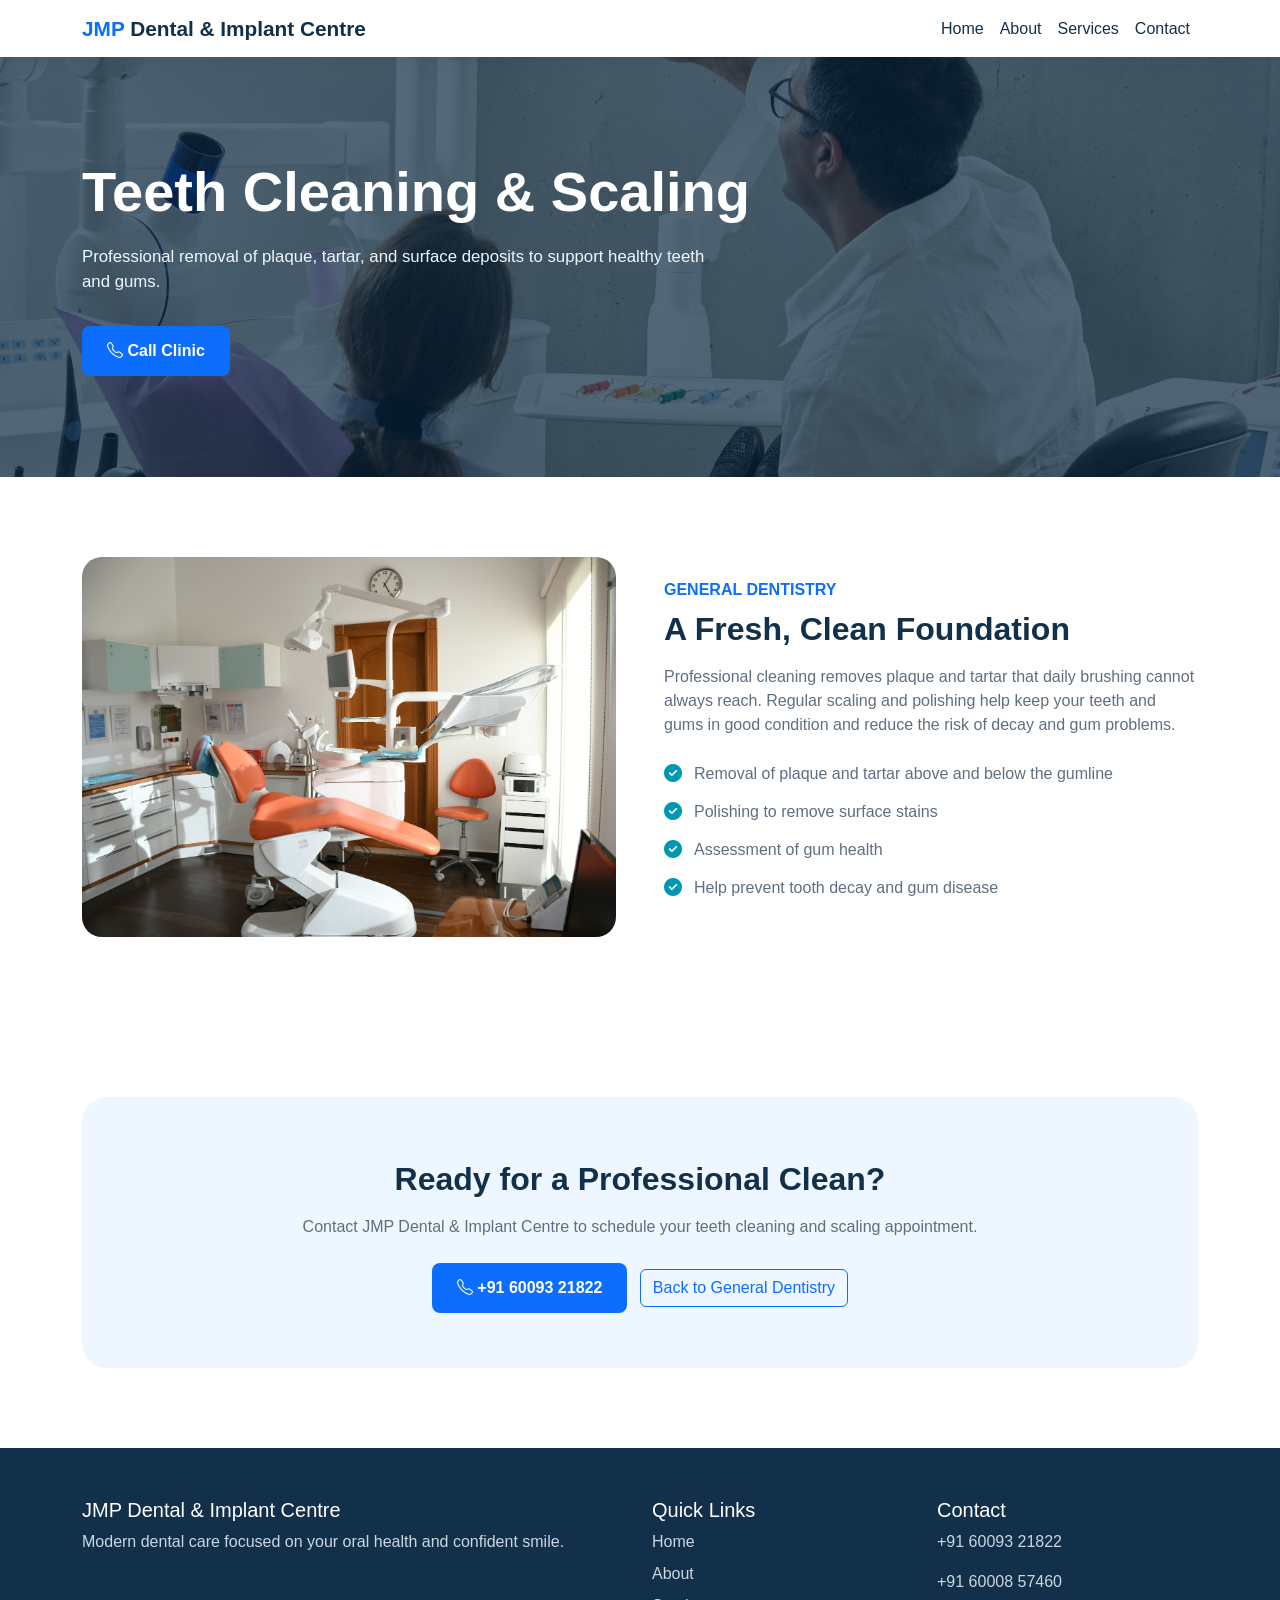
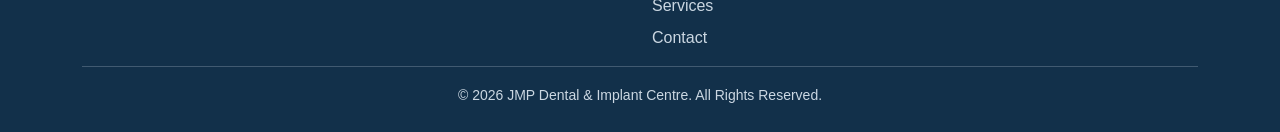
<file: services/teeth-cleaning.html>
<!DOCTYPE html>
<html lang="en">

<head>

    <meta charset="UTF-8">
    <meta name="viewport" content="width=device-width, initial-scale=1.0">

    <title>Teeth Cleaning & Scaling | JMP Dental & Implant Centre</title>

    <!-- Bootstrap -->
    <link href="https://cdn.jsdelivr.net/npm/bootstrap@5.3.3/dist/css/bootstrap.min.css" rel="stylesheet">

    <!-- Bootstrap Icons -->
    <link href="https://cdn.jsdelivr.net/npm/bootstrap-icons@1.11.3/font/bootstrap-icons.css" rel="stylesheet">

    <link rel="stylesheet" href="https://cdnjs.cloudflare.com/ajax/libs/font-awesome/6.5.2/css/all.min.css">

        <link rel="stylesheet" href="../css/teeth-cleaning.css">

</head>

<body>

    <!-- NAVBAR -->
    <nav class="navbar navbar-expand-lg sticky-top">
        <div class="container">
            <a class="navbar-brand" href="../index.html">JMP <span>Dental & Implant Centre</span></a>
            <button class="navbar-toggler" type="button" data-bs-toggle="collapse" data-bs-target="#mainNavbar">
                <span class="navbar-toggler-icon"></span>
            </button>
            <div class="collapse navbar-collapse" id="mainNavbar">
                <ul class="navbar-nav ms-auto">
                    <li class="nav-item"><a class="nav-link" href="../index.html">Home</a></li>
                    <li class="nav-item"><a class="nav-link" href="../index.html#about">About</a></li>
                    <li class="nav-item"><a class="nav-link" href="../index.html#services">Services</a></li>
                    <li class="nav-item"><a class="nav-link" href="../index.html#contact">Contact</a></li>
                </ul>
            </div>
        </div>
    </nav>

    <!-- HERO -->
    <section class="service-hero">
        <div class="container">
            <div class="service-hero-content">
                <h1>Teeth Cleaning & Scaling</h1>
                <p>Professional removal of plaque, tartar, and surface deposits to support healthy teeth and gums.</p>
                <a href="tel:+916009321822" class="btn btn-primary-custom mt-3">
                    <i class="bi bi-telephone"></i> Call Clinic
                </a>
            </div>
        </div>
    </section>

    <!-- ABOUT -->
    <section>
        <div class="container">
            <div class="row align-items-center g-5">

                <div class="col-lg-6">
                    <img src="../images/general-dentistry-care.jpg" class="content-image" alt="Teeth Cleaning">
                </div>

                <div class="col-lg-6">
                    <span class="text-primary fw-semibold">GENERAL DENTISTRY</span>
                    <h2 class="mt-2 mb-3">A Fresh, Clean Foundation</h2>
                    <p>Professional cleaning removes plaque and tartar that daily brushing cannot always reach. Regular scaling and polishing help keep your teeth and gums in good condition and reduce the risk of decay and gum problems.</p>

                    <ul class="check-list">
                        <li><i class="fa-solid fa-circle-check"></i><span>Removal of plaque and tartar above and below the gumline</span></li>
                        <li><i class="fa-solid fa-circle-check"></i><span>Polishing to remove surface stains</span></li>
                        <li><i class="fa-solid fa-circle-check"></i><span>Assessment of gum health</span></li>
                        <li><i class="fa-solid fa-circle-check"></i><span>Help prevent tooth decay and gum disease</span></li>
                    </ul>
                </div>

            </div>
        </div>
    </section>

    <!-- CTA -->
    <section>
        <div class="container">
            <div class="cta">
                <h2 class="mt-2">Ready for a Professional Clean?</h2>
                <p class="mt-3">Contact JMP Dental & Implant Centre to schedule your teeth cleaning and scaling appointment.</p>
                <div class="mt-4">
                    <a href="tel:+916009321822" class="btn btn-primary-custom me-2"><i class="bi bi-telephone"></i> +91 60093 21822</a>
                    <a href="general-dentistry.html" class="btn btn-outline-primary">Back to General Dentistry</a>
                </div>
            </div>
        </div>
    </section>

    <!-- FOOTER -->
    <footer>
        <div class="container">
            <div class="row g-4">
                <div class="col-lg-6">
                    <h5>JMP Dental & Implant Centre</h5>
                    <p>Modern dental care focused on your oral health and confident smile.</p>
                </div>
                <div class="col-lg-3">
                    <h5>Quick Links</h5>
                    <div class="d-flex flex-column gap-2">
                        <a href="../index.html">Home</a>
                        <a href="../index.html#about">About</a>
                        <a href="../index.html#services">Services</a>
                        <a href="../index.html#contact">Contact</a>
                    </div>
                </div>
                <div class="col-lg-3">
                    <h5>Contact</h5>
                    <p>+91 60093 21822</p>
                    <p>+91 60008 57460</p>
                </div>
            </div>
            <hr>
            <div class="text-center">
                <small>© 2026 JMP Dental & Implant Centre. All Rights Reserved.</small>
            </div>
        </div>
    </footer>

    <script src="https://cdn.jsdelivr.net/npm/bootstrap@5.3.3/dist/js/bootstrap.bundle.min.js"></script>

</body>

</html>
</file>
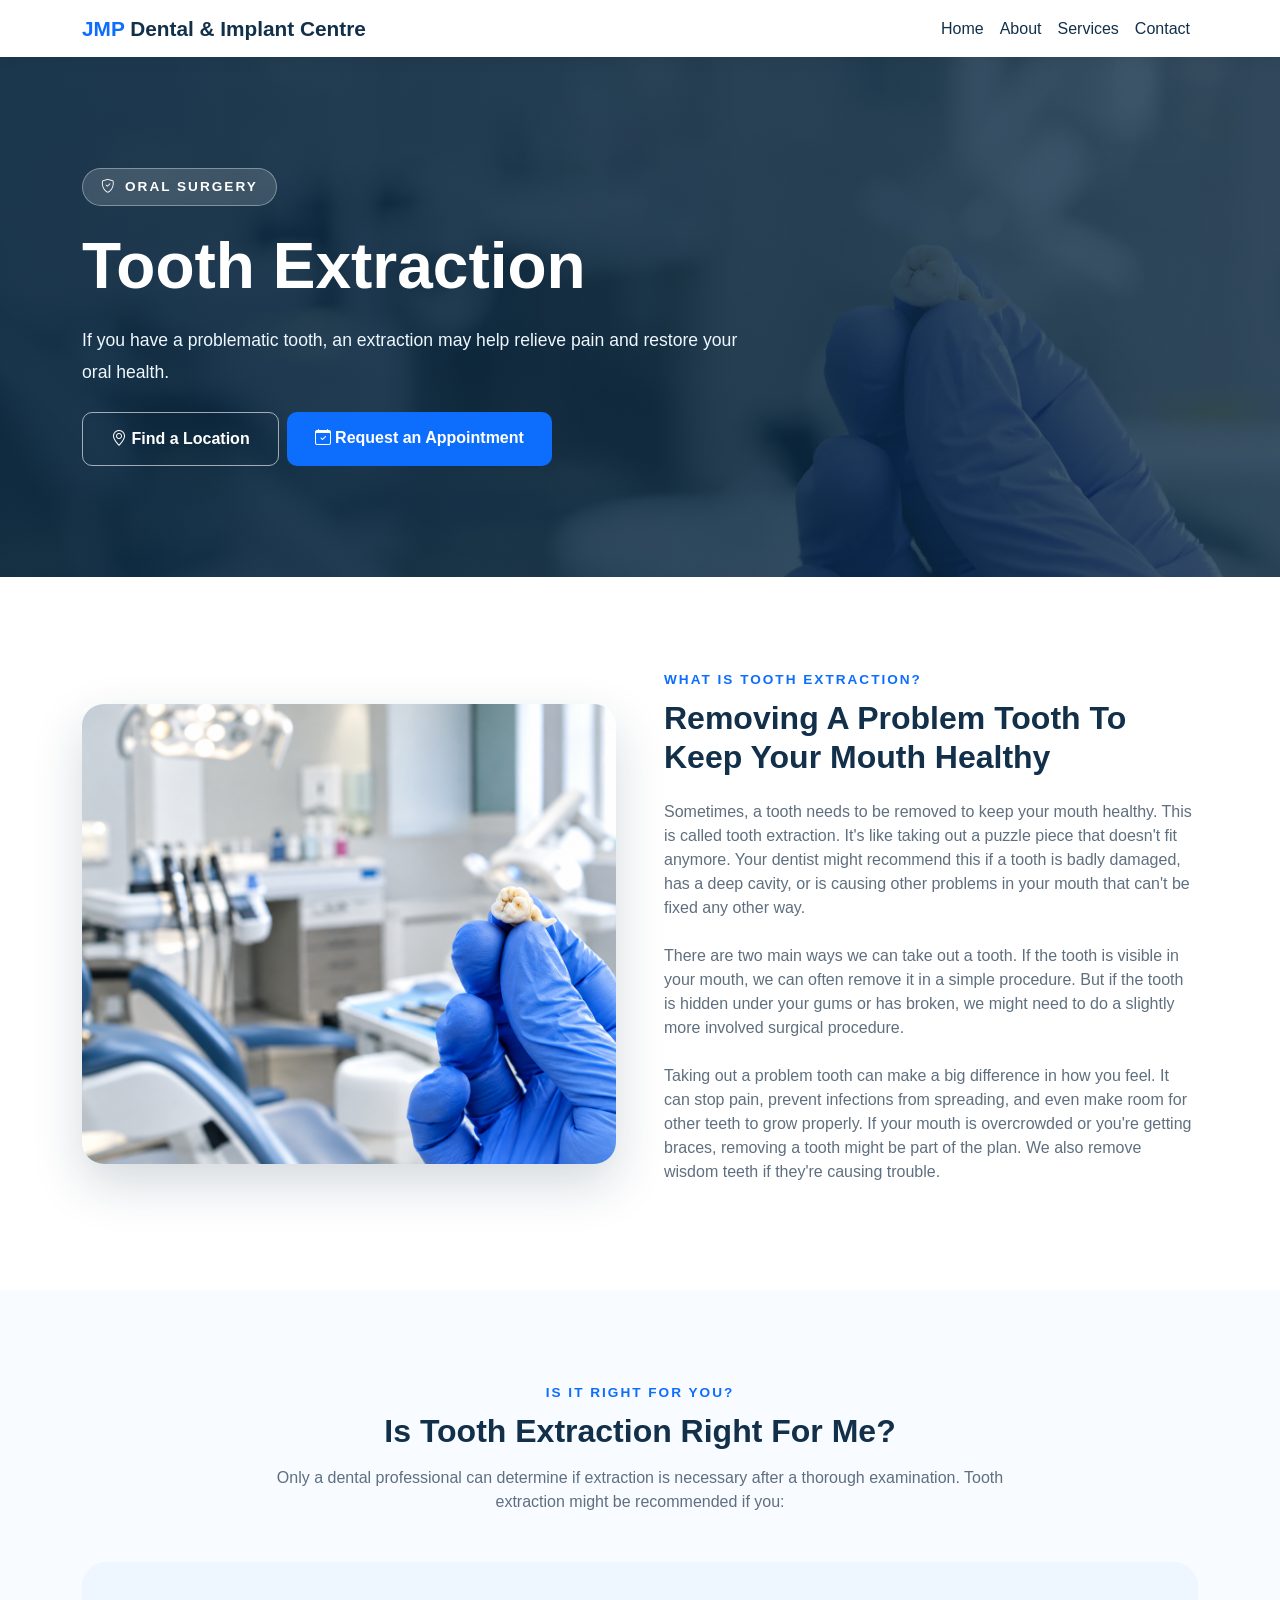
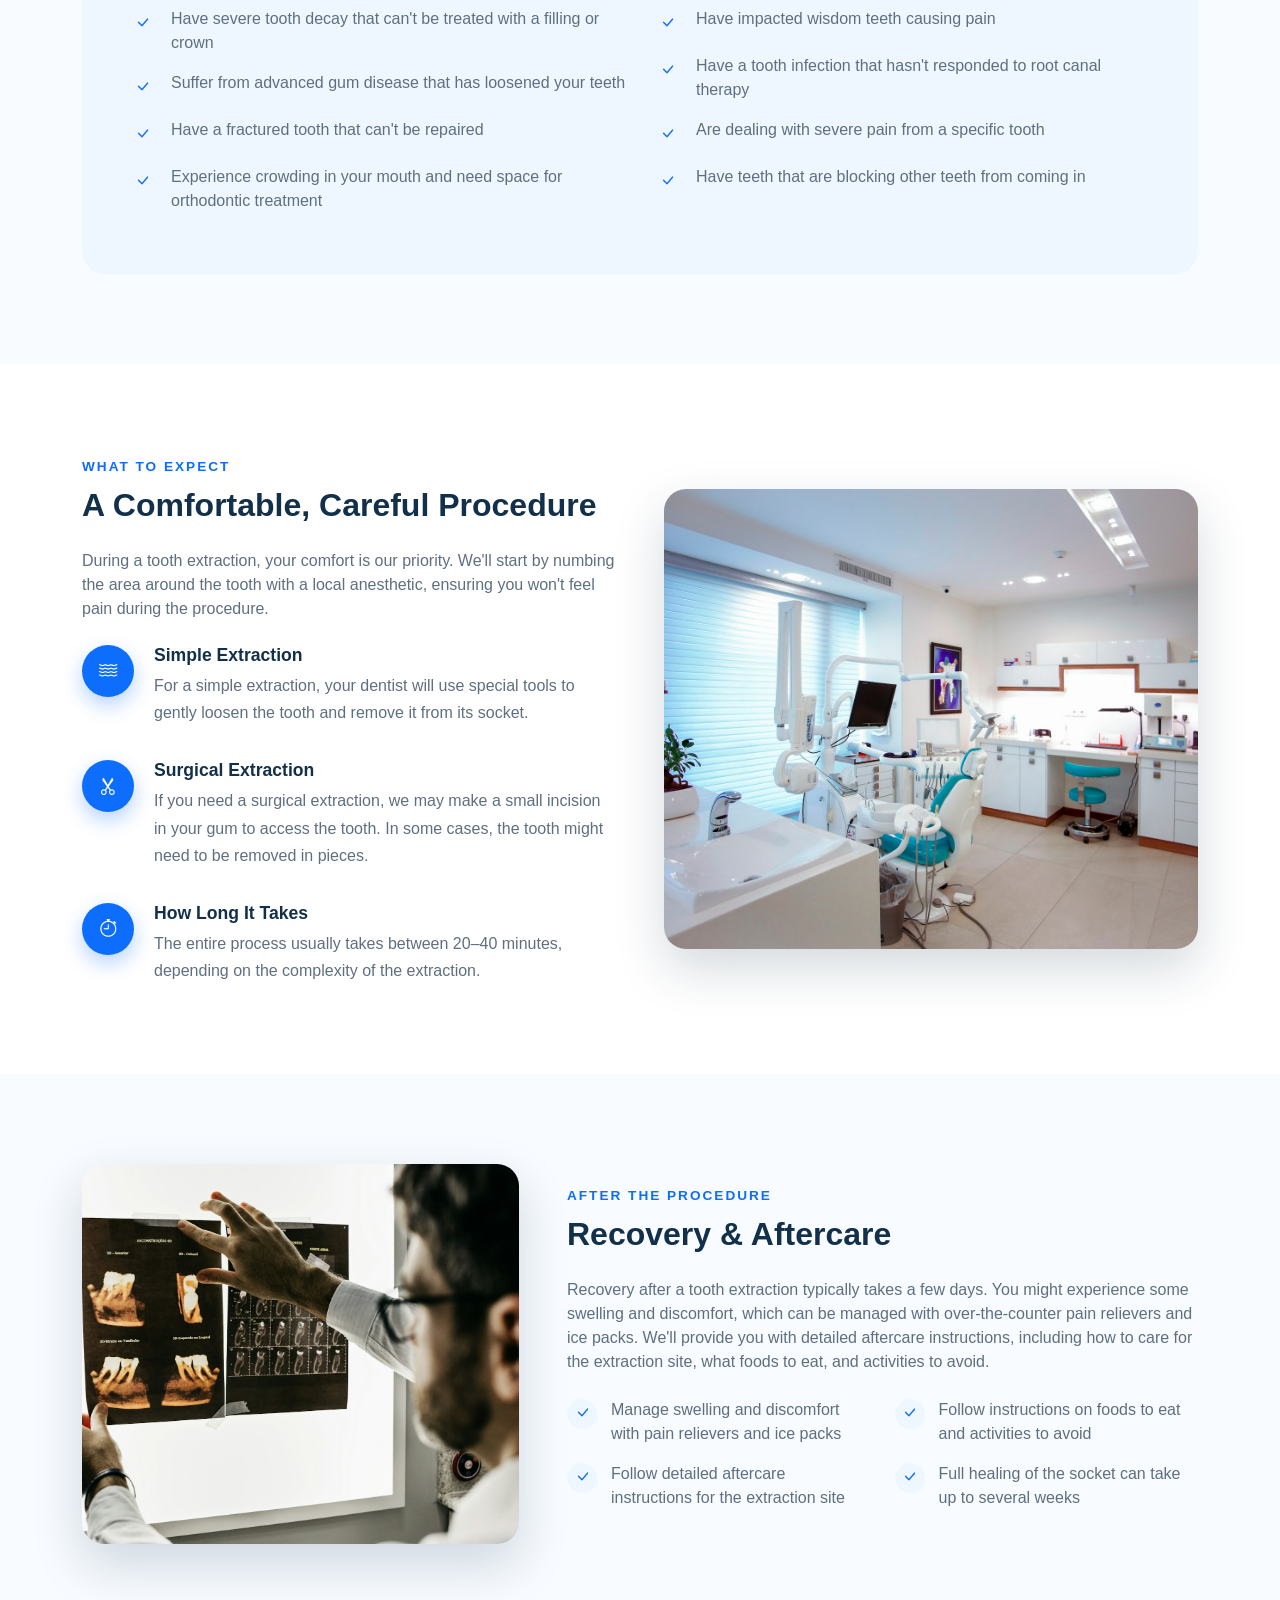
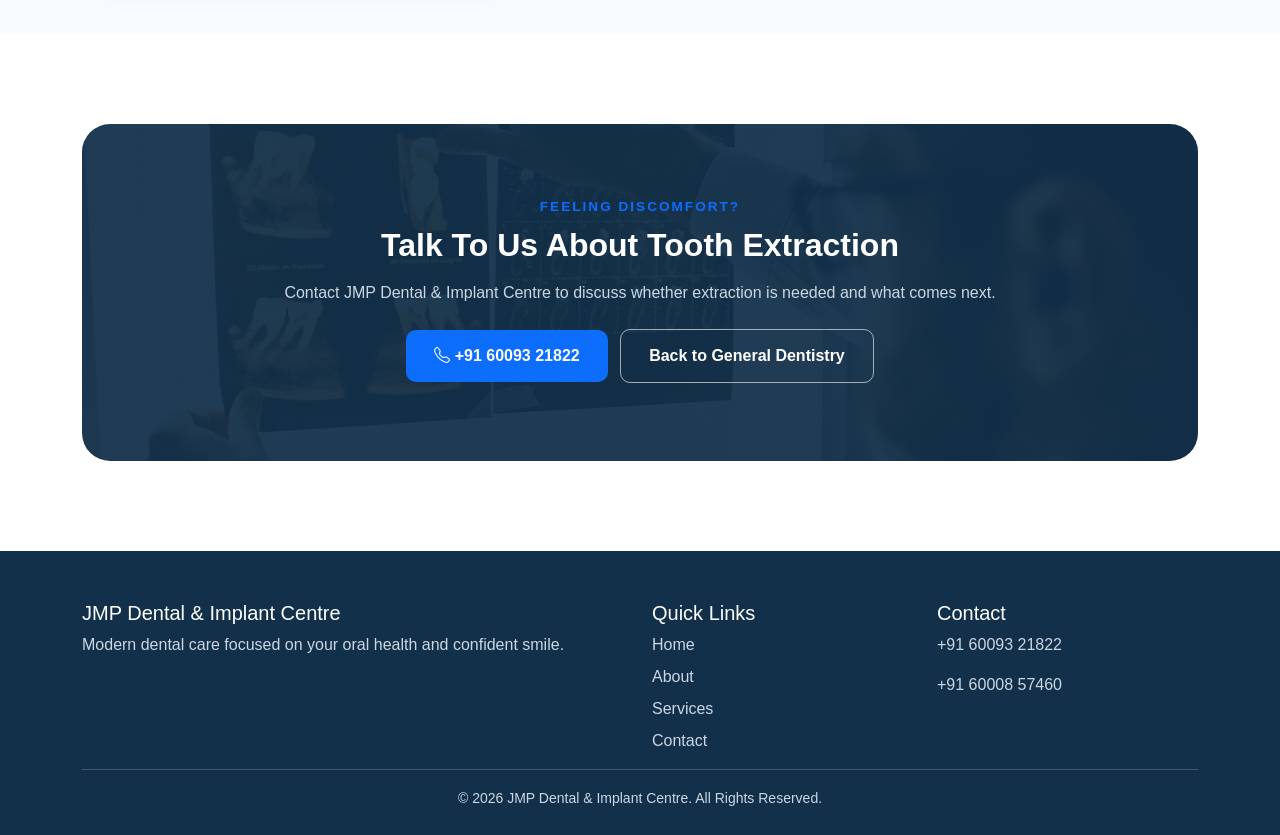
<file: services/tooth-extraction.html>
<!DOCTYPE html>
<html lang="en">

<head>

    <meta charset="UTF-8">
    <meta name="viewport" content="width=device-width, initial-scale=1.0">

    <title>Tooth Extraction | JMP Dental & Implant Centre</title>

    <!-- Bootstrap -->
    <link href="https://cdn.jsdelivr.net/npm/bootstrap@5.3.3/dist/css/bootstrap.min.css" rel="stylesheet">

    <!-- Bootstrap Icons -->
    <link href="https://cdn.jsdelivr.net/npm/bootstrap-icons@1.11.3/font/bootstrap-icons.css" rel="stylesheet">

    <link rel="stylesheet" href="https://cdnjs.cloudflare.com/ajax/libs/font-awesome/6.5.2/css/all.min.css">

    <link rel="stylesheet" href="../css/tooth-extraction.css">

</head>

<body>

    <!-- =========================
         NAVBAR
    ========================= -->

    <nav class="navbar navbar-expand-lg sticky-top">
        <div class="container">
            <a class="navbar-brand" href="../index.html">JMP <span>Dental & Implant Centre</span></a>
            <button class="navbar-toggler" type="button" data-bs-toggle="collapse" data-bs-target="#mainNavbar">
                <span class="navbar-toggler-icon"></span>
            </button>
            <div class="collapse navbar-collapse" id="mainNavbar">
                <ul class="navbar-nav ms-auto">
                    <li class="nav-item"><a class="nav-link" href="../index.html">Home</a></li>
                    <li class="nav-item"><a class="nav-link" href="../index.html#about">About</a></li>
                    <li class="nav-item"><a class="nav-link" href="../index.html#services">Services</a></li>
                    <li class="nav-item"><a class="nav-link" href="../index.html#contact">Contact</a></li>
                </ul>
            </div>
        </div>
    </nav>

    <!-- =========================
         HERO
    ========================= -->

    <section class="service-hero">
        <div class="container">
            <div class="service-hero-content">

                <span class="hero-badge">
                    <i class="bi bi-shield-check"></i>
                    ORAL SURGERY
                </span>

                <h1>Tooth Extraction</h1>

                <p>
                    If you have a problematic tooth, an extraction may help
                    relieve pain and restore your oral health.
                </p>

                <div class="mt-4 d-flex flex-wrap gap-2">
                    <a href="../index.html#contact" class="btn btn-outline-light-custom">
                        <i class="bi bi-geo-alt"></i> Find a Location
                    </a>
                    <a href="tel:+916009321822" class="btn btn-primary-custom">
                        <i class="bi bi-calendar-check"></i> Request an Appointment
                    </a>
                </div>

            </div>
        </div>
    </section>

    <!-- =========================
         WHAT IS TOOTH EXTRACTION
    ========================= -->

    <section>
        <div class="container">
            <div class="row align-items-center g-5">

                <div class="col-lg-6">
                    <img
                        src="../images/tooth-extraction.png"
                        class="content-image"
                        alt="Gloved hand of a dentist holding an extracted tooth">
                </div>

                <div class="col-lg-6">
                    <span class="section-label">WHAT IS TOOTH EXTRACTION?</span>
                    <h2 class="mt-2 mb-4">Removing A Problem Tooth To Keep Your Mouth Healthy</h2>

                    <p class="mb-4">
                        Sometimes, a tooth needs to be removed to keep your mouth
                        healthy. This is called tooth extraction. It's like taking
                        out a puzzle piece that doesn't fit anymore. Your dentist
                        might recommend this if a tooth is badly damaged, has a deep
                        cavity, or is causing other problems in your mouth that
                        can't be fixed any other way.
                    </p>

                    <p class="mb-4">
                        There are two main ways we can take out a tooth. If the
                        tooth is visible in your mouth, we can often remove it in a
                        simple procedure. But if the tooth is hidden under your gums
                        or has broken, we might need to do a slightly more involved
                        surgical procedure.
                    </p>

                    <p>
                        Taking out a problem tooth can make a big difference in how
                        you feel. It can stop pain, prevent infections from
                        spreading, and even make room for other teeth to grow
                        properly. If your mouth is overcrowded or you're getting
                        braces, removing a tooth might be part of the plan. We also
                        remove wisdom teeth if they're causing trouble.
                    </p>
                </div>

            </div>
        </div>
    </section>

    <!-- =========================
         RIGHT FOR ME?
    ========================= -->

    <section style="background: #f8fbff;">
        <div class="container">

            <div class="text-center mb-5">
                <span class="section-label">IS IT RIGHT FOR YOU?</span>
                <h2 class="mt-2">Is Tooth Extraction Right For Me?</h2>
                <p class="mt-3 mx-auto" style="max-width: 760px;">
                    Only a dental professional can determine if extraction is
                    necessary after a thorough examination. Tooth extraction might
                    be recommended if you:
                </p>
            </div>

            <div class="candidate-box">
                <div class="row g-4">
                    <div class="col-md-6">
                        <ul class="check-list">
                            <li>
                                <span class="check-icon"><i class="bi bi-check-lg"></i></span>
                                <span>Have severe tooth decay that can't be treated with a filling or crown</span>
                            </li>
                            <li>
                                <span class="check-icon"><i class="bi bi-check-lg"></i></span>
                                <span>Suffer from advanced gum disease that has loosened your teeth</span>
                            </li>
                            <li>
                                <span class="check-icon"><i class="bi bi-check-lg"></i></span>
                                <span>Have a fractured tooth that can't be repaired</span>
                            </li>
                            <li>
                                <span class="check-icon"><i class="bi bi-check-lg"></i></span>
                                <span>Experience crowding in your mouth and need space for orthodontic treatment</span>
                            </li>
                        </ul>
                    </div>
                    <div class="col-md-6">
                        <ul class="check-list">
                            <li>
                                <span class="check-icon"><i class="bi bi-check-lg"></i></span>
                                <span>Have impacted wisdom teeth causing pain</span>
                            </li>
                            <li>
                                <span class="check-icon"><i class="bi bi-check-lg"></i></span>
                                <span>Have a tooth infection that hasn't responded to root canal therapy</span>
                            </li>
                            <li>
                                <span class="check-icon"><i class="bi bi-check-lg"></i></span>
                                <span>Are dealing with severe pain from a specific tooth</span>
                            </li>
                            <li>
                                <span class="check-icon"><i class="bi bi-check-lg"></i></span>
                                <span>Have teeth that are blocking other teeth from coming in</span>
                            </li>
                        </ul>
                    </div>
                </div>
            </div>

        </div>
    </section>

    <!-- =========================
         WHAT TO EXPECT
    ========================= -->

    <section>
        <div class="container">
            <div class="row align-items-center g-5">

                <div class="col-lg-6 order-lg-2">
                    <img
                        src="../images/extraction-smile.jpg"
                        class="content-image"
                        alt="Dentist treating a patient during a procedure">
                </div>

                <div class="col-lg-6 order-lg-1">
                    <span class="section-label">WHAT TO EXPECT</span>
                    <h2 class="mt-2 mb-4">A Comfortable, Careful Procedure</h2>

                    <p class="mb-4">
                        During a tooth extraction, your comfort is our priority.
                        We'll start by numbing the area around the tooth with a
                        local anesthetic, ensuring you won't feel pain during the
                        procedure.
                    </p>

                    <div class="step">
                        <div class="step-number"><i class="bi bi-water"></i></div>
                        <div>
                            <h4>Simple Extraction</h4>
                            <p>
                                For a simple extraction, your dentist will use
                                special tools to gently loosen the tooth and remove
                                it from its socket.
                            </p>
                        </div>
                    </div>

                    <div class="step">
                        <div class="step-number"><i class="bi bi-scissors"></i></div>
                        <div>
                            <h4>Surgical Extraction</h4>
                            <p>
                                If you need a surgical extraction, we may make a
                                small incision in your gum to access the tooth. In
                                some cases, the tooth might need to be removed in
                                pieces.
                            </p>
                        </div>
                    </div>

                    <div class="step">
                        <div class="step-number"><i class="bi bi-stopwatch"></i></div>
                        <div>
                            <h4>How Long It Takes</h4>
                            <p>
                                The entire process usually takes between 20–40
                                minutes, depending on the complexity of the
                                extraction.
                            </p>
                        </div>
                    </div>
                </div>

            </div>
        </div>
    </section>

    <!-- =========================
         AFTER THE PROCEDURE
    ========================= -->

    <section style="background: #f8fbff;">
        <div class="container">
            <div class="row align-items-center g-5">

                <div class="col-lg-5">
                    <img
                        src="../images/extraction-care.jpg"
                        class="content-image short"
                        alt="Patient receiving aftercare advice following an extraction">
                </div>

                <div class="col-lg-7">
                    <span class="section-label">AFTER THE PROCEDURE</span>
                    <h2 class="mt-2 mb-4">Recovery &amp; Aftercare</h2>

                    <p class="mb-4">
                        Recovery after a tooth extraction typically takes a few
                        days. You might experience some swelling and discomfort,
                        which can be managed with over-the-counter pain relievers
                        and ice packs. We'll provide you with detailed aftercare
                        instructions, including how to care for the extraction
                        site, what foods to eat, and activities to avoid.
                    </p>

                    <div class="row g-4">
                        <div class="col-md-6">
                            <ul class="check-list">
                                <li>
                                    <span class="check-icon"><i class="bi bi-check-lg"></i></span>
                                    <span>Manage swelling and discomfort with pain relievers and ice packs</span>
                                </li>
                                <li>
                                    <span class="check-icon"><i class="bi bi-check-lg"></i></span>
                                    <span>Follow detailed aftercare instructions for the extraction site</span>
                                </li>
                            </ul>
                        </div>
                        <div class="col-md-6">
                            <ul class="check-list">
                                <li>
                                    <span class="check-icon"><i class="bi bi-check-lg"></i></span>
                                    <span>Follow instructions on foods to eat and activities to avoid</span>
                                </li>
                                <li>
                                    <span class="check-icon"><i class="bi bi-check-lg"></i></span>
                                    <span>Full healing of the socket can take up to several weeks</span>
                                </li>
                            </ul>
                        </div>
                    </div>
                </div>

            </div>
        </div>
    </section>

    <!-- =========================
         CTA
    ========================= -->

    <section>
        <div class="container">
            <div class="cta">
                <span class="section-label">FEELING DISCOMFORT?</span>
                <h2 class="mt-2">Talk To Us About Tooth Extraction</h2>
                <p class="mt-3">
                    Contact JMP Dental &amp; Implant Centre to discuss whether
                    extraction is needed and what comes next.
                </p>
                <div class="mt-4">
                    <a href="tel:+916009321822" class="btn btn-primary-custom me-2 mb-2">
                        <i class="bi bi-telephone"></i> +91 60093 21822
                    </a>
                    <a href="general-dentistry.html" class="btn btn-outline-light-custom mb-2">
                        Back to General Dentistry
                    </a>
                </div>
            </div>
        </div>
    </section>

    <!-- =========================
         FOOTER
    ========================= -->

    <footer>
        <div class="container">
            <div class="row g-4">
                <div class="col-lg-6">
                    <h5>JMP Dental &amp; Implant Centre</h5>
                    <p>Modern dental care focused on your oral health and confident smile.</p>
                </div>
                <div class="col-lg-3">
                    <h5>Quick Links</h5>
                    <div class="d-flex flex-column gap-2">
                        <a href="../index.html">Home</a>
                        <a href="../index.html#about">About</a>
                        <a href="../index.html#services">Services</a>
                        <a href="../index.html#contact">Contact</a>
                    </div>
                </div>
                <div class="col-lg-3">
                    <h5>Contact</h5>
                    <p>+91 60093 21822</p>
                    <p>+91 60008 57460</p>
                </div>
            </div>
            <hr>
            <div class="text-center">
                <small>© 2026 JMP Dental &amp; Implant Centre. All Rights Reserved.</small>
            </div>
        </div>
    </footer>

    <script src="https://cdn.jsdelivr.net/npm/bootstrap@5.3.3/dist/js/bootstrap.bundle.min.js"></script>

</body>

</html>
</file>
<file: css/bridges.css>
:root {
            --primary: #0d6efd;
            --dark: #12304a;
            --light-blue: #eef7ff;
            --text: #5f6f7f;
        }

        body {
            font-family: Arial, Helvetica, sans-serif;
            color: var(--text);
            background: #ffffff;
            overflow-x: hidden;
        }

        h1,
        h2,
        h3,
        h4 {
            color: var(--dark);
            font-weight: 700;
        }

        /* =========================
           NAVBAR
        ========================= */

        .navbar {
            background: rgba(255, 255, 255, 0.97);
            box-shadow: 0 2px 15px rgba(0, 0, 0, 0.06);
        }

        .navbar-brand {
            font-weight: 800;
            color: var(--primary);
            font-size: 1.3rem;
        }

        .navbar-brand span {
            color: var(--dark);
        }

        .nav-link {
            color: var(--dark);
            font-weight: 500;
        }

        .nav-link:hover {
            color: var(--primary);
        }

        /* =========================
           HERO
        ========================= */

        .service-hero {
            min-height: 520px;
            display: flex;
            align-items: center;
            position: relative;

            background:
                linear-gradient(
                    rgba(7, 38, 63, 0.75),
                    rgba(7, 38, 63, 0.75)
                ),
                url("../images/bridges-hero.png")
                center/cover;
        }

        .service-hero::after {
            content: "";
            position: absolute;
            inset: 0;
            background: linear-gradient(90deg, rgba(7, 38, 63, 0.55), rgba(7, 38, 63, 0.05));
            pointer-events: none;
        }

        .service-hero-content {
            position: relative;
            z-index: 2;
            max-width: 760px;
            color: white;
        }

        .service-hero-content h1 {
            color: white;
            font-size: clamp(2.5rem, 6vw, 4rem);
            margin-bottom: 20px;
        }

        .service-hero-content h1 span {
            color: #6ea8fe;
        }

        .service-hero-content p {
            color: #eef7ff;
            font-size: 1.1rem;
            max-width: 660px;
            line-height: 1.8;
        }

        .hero-badge {
            display: inline-flex;
            align-items: center;
            gap: 8px;
            background: rgba(255, 255, 255, 0.15);
            border: 1px solid rgba(255, 255, 255, 0.35);
            color: white;
            font-weight: 600;
            font-size: 0.85rem;
            letter-spacing: 2px;
            padding: 8px 18px;
            border-radius: 50px;
            margin-bottom: 22px;
            backdrop-filter: blur(4px);
        }

        /* =========================
           SECTION
        ========================= */

        section {
            padding: 90px 0;
        }

        .section-label {
            color: var(--primary);
            font-weight: 700;
            letter-spacing: 2px;
            font-size: 0.85rem;
        }

        /* =========================
           IMAGES
        ========================= */

        .content-image {
            width: 100%;
            height: 460px;
            object-fit: cover;
            border-radius: 22px;
            box-shadow: 0 20px 50px rgba(18, 48, 74, 0.18);
        }

        .content-image.tall {
            height: 520px;
        }

        .content-image.short {
            height: 380px;
        }

        @media (max-width: 991px) {
            .content-image,
            .content-image.tall {
                height: 380px;
            }
        }

        @media (max-width: 576px) {
            .content-image,
            .content-image.tall,
            .content-image.short {
                height: 280px;
            }
        }

        /* =========================
           CHECK LIST
        ========================= */

        .crown-list {
            list-style: none;
            padding: 0;
            margin: 0;
        }

        .crown-list li {
            display: flex;
            align-items: flex-start;
            gap: 14px;
            margin-bottom: 16px;
        }

        .crown-list .check-icon {
            width: 30px;
            height: 30px;
            min-width: 30px;
            border-radius: 50%;
            background: var(--light-blue);
            color: var(--primary);
            display: flex;
            align-items: center;
            justify-content: center;
            font-size: 0.95rem;
            margin-top: 1px;
        }

        /* =========================
           INFO CARDS
        ========================= */

        .info-card {
            height: 100%;
            padding: 32px;
            background: #ffffff;
            border: 1px solid #e7edf3;
            border-radius: 20px;
            transition: 0.3s ease;
        }

        .info-card:hover {
            transform: translateY(-6px);
            box-shadow: 0 18px 40px rgba(13, 110, 253, 0.12);
        }

        .info-icon {
            width: 58px;
            height: 58px;
            border-radius: 16px;
            background: var(--light-blue);
            color: var(--primary);
            display: flex;
            align-items: center;
            justify-content: center;
            font-size: 1.5rem;
            margin-bottom: 20px;
        }

        .info-card h4 {
            font-size: 1.15rem;
            margin-bottom: 10px;
        }

        /* =========================
           STEP TIMELINE
        ========================= */

        .step {
            display: flex;
            gap: 20px;
            margin-bottom: 34px;
            position: relative;
        }

        .step:last-child {
            margin-bottom: 0;
        }

        .step-number {
            min-width: 52px;
            height: 52px;
            border-radius: 50%;
            background: var(--primary);
            color: white;
            display: flex;
            align-items: center;
            justify-content: center;
            font-weight: 700;
            font-size: 1.15rem;
            box-shadow: 0 8px 20px rgba(13, 110, 253, 0.3);
        }

        .step h4 {
            font-size: 1.1rem;
            margin-bottom: 6px;
        }

        .step p {
            margin: 0;
            line-height: 1.7;
        }

        .step .step-dot {
            color: var(--primary);
            font-size: 0.8rem;
            margin-top: 4px;
        }

        /* =========================
           CTA
        ========================= */

        .cta {
            background:
                linear-gradient(rgba(18, 48, 74, 0.94), rgba(18, 48, 74, 0.94)),
                url("../images/bridges-smile.jpg")
                center/cover;
            border-radius: 28px;
            padding: 70px 40px;
            text-align: center;
            color: white;
        }

        .cta h2 {
            color: white;
        }

        .cta p {
            color: #cbd7e2;
        }

        .btn-primary-custom {
            background: var(--primary);
            border: none;
            padding: 14px 28px;
            border-radius: 10px;
            color: white;
            font-weight: 600;
            transition: 0.3s ease;
        }

        .btn-primary-custom:hover {
            background: #0b5ed7;
            color: white;
            transform: translateY(-2px);
            box-shadow: 0 10px 25px rgba(13, 110, 253, 0.35);
        }

        .btn-outline-light-custom {
            border: 1px solid rgba(255, 255, 255, 0.6);
            color: white;
            padding: 14px 28px;
            border-radius: 10px;
            font-weight: 600;
        }

        .btn-outline-light-custom:hover {
            background: white;
            color: var(--dark);
        }

        /* =========================
           CHECKLIST SECTION
        ========================= */

        .candidate-box {
            background: var(--light-blue);
            border-radius: 24px;
            padding: 45px;
            height: 100%;
        }

        /* =========================
           FOOTER
        ========================= */

        footer {
            background: var(--dark);
            color: #cbd7e2;
            padding: 50px 0 25px;
        }

        footer h5 {
            color: white;
        }

        footer a {
            color: #cbd7e2;
            text-decoration: none;
        }

        footer a:hover {
            color: white;
        }

        @media (max-width: 576px) {
            section {
                padding: 60px 0;
            }

            .candidate-box {
                padding: 30px 24px;
            }

            .cta {
                padding: 45px 22px;
            }
        }
</file>
<file: css/childrens-dentistry.css>
:root {
            --primary: #0d6efd;
            --dark: #12304a;
            --light-blue: #eef7ff;
            --text: #5f6f7f;
        }

        body {
            font-family: Arial, Helvetica, sans-serif;
            color: var(--text);
            background: #ffffff;
        }

        h1, h2, h3, h4 {
            color: var(--dark);
            font-weight: 700;
        }

        .navbar {
            background: #ffffff;
            box-shadow: 0 2px 15px rgba(0, 0, 0, 0.06);
        }

        .navbar-brand {
            font-weight: 800;
            color: var(--primary);
            font-size: 1.3rem;
        }

        .navbar-brand span {
            color: var(--dark);
        }

        .nav-link {
            color: var(--dark);
            font-weight: 500;
        }

        .nav-link:hover {
            color: var(--primary);
        }

        .service-hero {
            min-height: 420px;
            display: flex;
            align-items: center;
            background:
                linear-gradient(rgba(7, 38, 63, 0.68), rgba(7, 38, 63, 0.68)),
                url("../images/general-dentistry-hero.jpg") center/cover;
        }

        .service-hero-content {
            max-width: 750px;
            color: white;
        }

        .service-hero h1 {
            color: white;
            font-size: clamp(2.2rem, 5vw, 3.5rem);
            margin-bottom: 18px;
        }

        .service-hero p {
            color: #eef7ff;
            font-size: 1.05rem;
            max-width: 640px;
        }

        section {
            padding: 80px 0;
        }

        .content-image {
            display: block;
            width: 100%;
            height: 380px;
            object-fit: cover;
            border-radius: 20px;
        }

        .check-list {
            list-style: none;
            padding: 0;
            margin-top: 25px;
        }

        .check-list li {
            display: flex;
            align-items: flex-start;
            gap: 12px;
            margin-bottom: 14px;
        }

        .check-list i {
            color: #0097b2;
            font-size: 18px;
            margin-top: 3px;
            flex-shrink: 0;
        }

        .cta {
            background: var(--light-blue);
            border-radius: 25px;
            padding: 55px 35px;
            text-align: center;
        }

        .btn-primary-custom {
            background: var(--primary);
            border: none;
            padding: 13px 25px;
            border-radius: 8px;
            color: white;
            font-weight: 600;
        }

        .btn-primary-custom:hover {
            background: #0b5ed7;
            color: white;
        }

        footer {
            background: var(--dark);
            color: #cbd7e2;
            padding: 50px 0 25px;
        }

        footer h5 {
            color: white;
        }

        footer a {
            color: #cbd7e2;
            text-decoration: none;
        }

        footer a:hover {
            color: white;
        }

        @media (max-width: 576px) {
            section {
                padding: 60px 0;
            }
            .content-image {
                height: 320px;
            }
        }
</file>
<file: css/cosmetic-care.css>
:root {
    --primary: #0d6efd;
    --dark: #12304a;
    --light-blue: #eef7ff;
    --text: #5f6f7f;
    --border: #e5edf5;
}

* {
    box-sizing: border-box;
}

body {
    margin: 0;
    font-family: Arial, Helvetica, sans-serif;
    color: var(--dark);
    background: #ffffff;
}

a {
    text-decoration: none;
}

/* NAVBAR */
.navbar {
    background: #ffffff;
    border-bottom: 1px solid #edf1f5;
    padding: 16px 0;
}

.navbar-brand {
    font-weight: 800;
    color: var(--primary);
    font-size: 1.3rem;
}

.navbar-brand span {
    color: var(--dark);
}

.nav-link {
    color: var(--dark) !important;
    font-size: 14px;
    font-weight: 600;
    margin: 0 8px;
}

.nav-link:hover {
    color: var(--primary) !important;
}

.btn-primary-custom {
    background: var(--primary);
    border: none;
    padding: 10px 20px;
    border-radius: 8px;
    color: white;
    font-weight: 600;
}

.btn-primary-custom:hover {
    background: #0b5ed7;
    color: white;
}

.btn-outline-custom {
    background: transparent;
    border: 2px solid var(--primary);
    padding: 10px 20px;
    border-radius: 8px;
    color: var(--primary);
    font-weight: 600;
}

.btn-outline-custom:hover {
    background: var(--primary);
    color: white;
}

/* HERO SECTION */
.hero-section {
    padding: 80px 0;
    background: linear-gradient(135deg, #f8fbff 0%, #eef7ff 100%);
}

.hero-section h1 {
    font-size: 2.5rem;
    font-weight: 700;
    margin-bottom: 20px;
    color: var(--dark);
}

.hero-section .lead {
    font-size: 1.2rem;
    color: var(--text);
    margin-bottom: 30px;
}

.hero-image img {
    width: 100%;
    height: 400px;
    object-fit: cover;
    border-radius: 20px;
    box-shadow: 0 10px 30px rgba(0, 0, 0, 0.1);
}

/* TREATMENT TABS SECTION */
.treatment-tabs-section {
    padding: 60px 0;
    background: linear-gradient(135deg, #f8fbff 0%, #eef7ff 100%);
}

.treatment-tabs-section h2 {
    font-size: 2rem;
    font-weight: 700;
    margin-bottom: 15px;
    color: var(--dark);
}

.treatment-tabs-section .lead {
    font-size: 1.1rem;
    color: var(--text);
}

.treatment-tabs {
    display: flex;
    justify-content: center;
    gap: 15px;
    flex-wrap: wrap;
    margin-top: 30px;
}

.treatment-tab {
    padding: 12px 30px;
    border: 2px solid var(--primary);
    background: white;
    color: var(--primary);
    font-weight: 600;
    border-radius: 8px;
    cursor: pointer;
    transition: all 0.3s ease;
    font-size: 1rem;
}

.treatment-tab:hover {
    background: var(--light-blue);
}

.treatment-tab.active {
    background: var(--primary);
    color: white;
}

/* TREATMENT SECTION */
.treatment-section {
    padding: 80px 0;
}

.treatment-section.bg-light {
    background: #f8fbff;
}

.treatment-section h2 {
    font-size: 2rem;
    font-weight: 700;
    margin-bottom: 15px;
    color: var(--dark);
}

.treatment-section .lead {
    font-size: 1.1rem;
    color: var(--text);
    margin-bottom: 20px;
}

.treatment-image img {
    width: 100%;
    height: 350px;
    object-fit: cover;
    border-radius: 20px;
    box-shadow: 0 10px 30px rgba(0, 0, 0, 0.1);
}

.treatment-features {
    list-style: none;
    padding: 0;
    margin-top: 25px;
}

.treatment-features li {
    padding: 10px 0;
    display: flex;
    align-items: center;
    gap: 12px;
    color: var(--text);
}

.treatment-features i {
    color: var(--primary);
    font-size: 1.2rem;
}

/* BENEFITS SECTION */
.benefits-section {
    padding: 80px 0;
    background: linear-gradient(135deg, #f8fbff 0%, #eef7ff 100%);
}

.benefits-section h2 {
    font-size: 2rem;
    font-weight: 700;
    margin-bottom: 15px;
    color: var(--dark);
}

.benefits-section .lead {
    font-size: 1.1rem;
    color: var(--text);
}

.benefit-card {
    background: white;
    padding: 30px;
    border-radius: 16px;
    text-align: center;
    box-shadow: 0 5px 20px rgba(0, 0, 0, 0.05);
    transition: transform 0.3s ease;
    height: 100%;
}

.benefit-card:hover {
    transform: translateY(-5px);
    box-shadow: 0 10px 30px rgba(0, 0, 0, 0.1);
}

.benefit-icon {
    width: 70px;
    height: 70px;
    border-radius: 50%;
    background: var(--light-blue);
    color: var(--primary);
    display: flex;
    align-items: center;
    justify-content: center;
    font-size: 1.8rem;
    margin: 0 auto 20px;
}

.benefit-card h4 {
    font-size: 1.2rem;
    font-weight: 700;
    margin-bottom: 15px;
    color: var(--dark);
}

.benefit-card p {
    color: var(--text);
    margin: 0;
}

/* CONTACT SECTION */
.contact-section {
    padding: 80px 0;
}

.contact-box {
    background: var(--light-blue);
    border-radius: 20px;
    padding: 50px;
}

.contact-box h2 {
    font-size: 2rem;
    font-weight: 700;
    margin-bottom: 15px;
    color: var(--dark);
}

.contact-box .lead {
    font-size: 1.1rem;
    color: var(--text);
    margin-bottom: 20px;
}

.contact-info {
    display: flex;
    flex-direction: column;
    gap: 20px;
}

.contact-item {
    display: flex;
    align-items: center;
    gap: 15px;
}

.contact-item i {
    width: 50px;
    height: 50px;
    border-radius: 50%;
    background: white;
    color: var(--primary);
    display: flex;
    align-items: center;
    justify-content: center;
    font-size: 1.3rem;
}

.contact-item strong {
    display: block;
    font-weight: 700;
    color: var(--dark);
}

.contact-item a {
    color: var(--primary);
    font-weight: 600;
}

.contact-item p {
    margin: 0;
    color: var(--text);
}

/* FOOTER */
footer {
    background: var(--dark);
    color: #cbd7e2;
    padding: 50px 0 25px;
}

footer h5 {
    color: white;
    font-weight: 700;
    margin-bottom: 20px;
}

footer a {
    color: #cbd7e2;
    transition: color 0.3s ease;
}

footer a:hover {
    color: white;
}

footer p {
    color: #cbd7e2;
}

/* RESPONSIVE */
@media (max-width: 768px) {
    .hero-section {
        padding: 60px 0;
    }

    .hero-section h1 {
        font-size: 2rem;
    }

    .hero-image img,
    .treatment-image img {
        height: 300px;
    }

    .treatment-section,
    .benefits-section,
    .contact-section {
        padding: 60px 0;
    }

    .contact-box {
        padding: 30px 20px;
    }
}
</file>
<file: css/crowns.css>
:root {
            --primary: #0d6efd;
            --dark: #12304a;
            --light-blue: #eef7ff;
            --text: #5f6f7f;
        }

        body {
            font-family: Arial, Helvetica, sans-serif;
            color: var(--text);
            background: #ffffff;
        }

        h1,
        h2,
        h3,
        h4 {
            color: var(--dark);
            font-weight: 700;
        }

        /* NAVBAR */

        .navbar {
            background: #ffffff;
            box-shadow: 0 2px 15px rgba(0, 0, 0, 0.06);
        }

        .navbar-brand {
            font-weight: 800;
            color: var(--primary);
            font-size: 1.3rem;
        }

        .navbar-brand span {
            color: var(--dark);
        }

        .nav-link {
            color: var(--dark);
            font-weight: 500;
        }

        .nav-link:hover {
            color: var(--primary);
        }

        /* HERO */

        .service-hero {
            min-height: 500px;
            display: flex;
            align-items: center;

            background:
                linear-gradient(
                    rgba(7, 38, 63, 0.68),
                    rgba(7, 38, 63, 0.68)
                ),
                url("../images/crowns-hero.jpg")
                center / cover no-repeat;
        }

        .service-hero-content {
            max-width: 750px;
            color: white;
        }

        .service-hero h1 {
            color: white;
            font-size: clamp(2.5rem, 6vw, 4rem);
            margin-bottom: 20px;
        }

        .service-hero p {
            color: #eef7ff;
            font-size: 1.1rem;
            max-width: 650px;
        }

        /* SECTIONS */

        section {
            padding: 80px 0;
        }

        .content-image {
            width: 100%;
            height: 450px;
            object-fit: cover;
            border-radius: 20px;
        }

        /* INFO CARDS */

        .info-card {
            height: 100%;
            padding: 30px;
            background: #ffffff;
            border: 1px solid #e7edf3;
            border-radius: 18px;
            transition: 0.3s ease;
        }

        .info-card:hover {
            transform: translateY(-5px);
            box-shadow:
                0 15px 35px rgba(
                    13,
                    110,
                    253,
                    0.10
                );
        }

        .info-icon {
            width: 55px;
            height: 55px;
            border-radius: 14px;
            background: var(--light-blue);
            color: var(--primary);

            display: flex;
            align-items: center;
            justify-content: center;

            font-size: 1.4rem;
            margin-bottom: 20px;
        }

        /* PROCESS */

        .step {
            display: flex;
            gap: 20px;
            margin-bottom: 30px;
        }

        .step-number {
            min-width: 45px;
            height: 45px;
            border-radius: 50%;
            background: var(--primary);
            color: white;
            display: flex;
            align-items: center;
            justify-content: center;
            font-weight: 700;
        }

        /* CTA */

        .cta {
            background: var(--light-blue);
            border-radius: 25px;
            padding: 55px 35px;
            text-align: center;
        }

        .btn-primary-custom {
            background: var(--primary);
            border: none;
            padding: 13px 25px;
            border-radius: 8px;
            color: white;
            font-weight: 600;
        }

        .btn-primary-custom:hover {
            background: #0b5ed7;
            color: white;
        }

        /* FOOTER */

        footer {
            background: var(--dark);
            color: #cbd7e2;
            padding: 50px 0 25px;
        }

        footer h5 {
            color: white;
        }

        footer a {
            color: #cbd7e2;
            text-decoration: none;
        }

        footer a:hover {
            color: white;
        }

        @media (max-width: 576px) {

            section {
                padding: 60px 0;
            }

            .content-image {
                height: 320px;
            }

        }
</file>
<file: css/dental-checkups.css>
:root {
            --primary: #0d6efd;
            --dark: #12304a;
            --light-blue: #eef7ff;
            --text: #5f6f7f;
        }

        body {
            font-family: Arial, Helvetica, sans-serif;
            color: var(--text);
            background: #ffffff;
        }

        h1, h2, h3, h4 {
            color: var(--dark);
            font-weight: 700;
        }

        /* NAVBAR */

        .navbar {
            background: #ffffff;
            box-shadow: 0 2px 15px rgba(0, 0, 0, 0.06);
        }

        .navbar-brand {
            font-weight: 800;
            color: var(--primary);
            font-size: 1.3rem;
        }

        .navbar-brand span {
            color: var(--dark);
        }

        .nav-link {
            color: var(--dark);
            font-weight: 500;
        }

        .nav-link:hover {
            color: var(--primary);
        }

        /* HERO */

        .service-hero {
            min-height: 420px;
            display: flex;
            align-items: center;

            background:
                linear-gradient(rgba(7, 38, 63, 0.68), rgba(7, 38, 63, 0.68)),
                url("../images/general-dentistry-hero.jpg") center/cover;
        }

        .service-hero-content {
            max-width: 750px;
            color: white;
        }

        .service-hero h1 {
            color: white;
            font-size: clamp(2.2rem, 5vw, 3.5rem);
            margin-bottom: 18px;
        }

        .service-hero p {
            color: #eef7ff;
            font-size: 1.05rem;
            max-width: 640px;
        }

        /* SECTIONS */

        section {
            padding: 80px 0;
        }

        .content-image {
            display: block;
            width: 100%;
            height: 380px;
            object-fit: cover;
            border-radius: 20px;
        }

        .check-list {
            list-style: none;
            padding: 0;
            margin-top: 25px;
        }

        .check-list li {
            display: flex;
            align-items: flex-start;
            gap: 12px;
            margin-bottom: 14px;
        }

        .check-list i {
            color: #0097b2;
            font-size: 18px;
            margin-top: 3px;
            flex-shrink: 0;
        }

        /* CTA */

        .cta {
            background: var(--light-blue);
            border-radius: 25px;
            padding: 55px 35px;
            text-align: center;
        }

        .btn-primary-custom {
            background: var(--primary);
            border: none;
            padding: 13px 25px;
            border-radius: 8px;
            color: white;
            font-weight: 600;
        }

        .btn-primary-custom:hover {
            background: #0b5ed7;
            color: white;
        }

        /* FOOTER */

        footer {
            background: var(--dark);
            color: #cbd7e2;
            padding: 50px 0 25px;
        }

        footer h5 {
            color: white;
        }

        footer a {
            color: #cbd7e2;
            text-decoration: none;
        }

        footer a:hover {
            color: white;
        }

        /* MOBILE */

        @media (max-width: 576px) {

            section {
                padding: 60px 0;
            }

            .content-image {
                height: 320px;
            }

        }
</file>
<file: css/dental-fillings.css>
:root {
            --primary: #0d6efd;
            --dark: #12304a;
            --light-blue: #eef7ff;
            --text: #5f6f7f;
        }

        body {
            font-family: Arial, Helvetica, sans-serif;
            color: var(--text);
            background: #ffffff;
            overflow-x: hidden;
        }

        h1, h2, h3, h4 {
            color: var(--dark);
            font-weight: 700;
        }

        /* =========================
           NAVBAR
        ========================= */

        .navbar {
            background: rgba(255, 255, 255, 0.97);
            box-shadow: 0 2px 15px rgba(0, 0, 0, 0.06);
        }

        .navbar-brand {
            font-weight: 800;
            color: var(--primary);
            font-size: 1.3rem;
        }

        .navbar-brand span {
            color: var(--dark);
        }

        .nav-link {
            color: var(--dark);
            font-weight: 500;
        }

        .nav-link:hover {
            color: var(--primary);
        }

        /* =========================
           HERO
        ========================= */

        .service-hero {
            min-height: 520px;
            display: flex;
            align-items: center;
            position: relative;

            background:
                linear-gradient(rgba(7, 38, 63, 0.75), rgba(7, 38, 63, 0.75)),
                url("../images/dental-filling.webp")
                center/cover;
        }

        .service-hero::after {
            content: "";
            position: absolute;
            inset: 0;
            background: linear-gradient(90deg, rgba(7, 38, 63, 0.55), rgba(7, 38, 63, 0.05));
            pointer-events: none;
        }

        .service-hero-content {
            position: relative;
            z-index: 2;
            max-width: 760px;
            color: white;
        }

        .service-hero h1 {
            color: white;
            font-size: clamp(2.5rem, 6vw, 4rem);
            margin-bottom: 20px;
        }

        .service-hero p {
            color: #eef7ff;
            font-size: 1.1rem;
            line-height: 1.8;
            max-width: 660px;
        }

        .hero-badge {
            display: inline-flex;
            align-items: center;
            gap: 8px;
            background: rgba(255, 255, 255, 0.15);
            border: 1px solid rgba(255, 255, 255, 0.35);
            color: white;
            font-weight: 600;
            font-size: 0.85rem;
            letter-spacing: 2px;
            padding: 8px 18px;
            border-radius: 50px;
            margin-bottom: 22px;
            backdrop-filter: blur(4px);
        }

        /* =========================
           SECTION
        ========================= */

        section {
            padding: 90px 0;
        }

        .section-label {
            color: var(--primary);
            font-weight: 700;
            letter-spacing: 2px;
            font-size: 0.85rem;
        }

        /* =========================
           IMAGES
        ========================= */

        .content-image {
            width: 100%;
            height: 460px;
            object-fit: cover;
            border-radius: 22px;
            box-shadow: 0 20px 50px rgba(18, 48, 74, 0.18);
        }

        .content-image.short {
            height: 380px;
        }

        @media (max-width: 991px) {
            .content-image {
                height: 380px;
            }
        }

        @media (max-width: 576px) {
            .content-image,
            .content-image.short {
                height: 280px;
            }
        }

        /* =========================
           CHECK LIST
        ========================= */

        .check-list {
            list-style: none;
            padding: 0;
            margin: 0;
        }

        .check-list li {
            display: flex;
            align-items: flex-start;
            gap: 14px;
            margin-bottom: 16px;
        }

        .check-list .check-icon {
            width: 30px;
            height: 30px;
            min-width: 30px;
            border-radius: 50%;
            background: var(--light-blue);
            color: var(--primary);
            display: flex;
            align-items: center;
            justify-content: center;
            font-size: 0.95rem;
            margin-top: 1px;
        }

        /* =========================
           ROUNDED SECTION (FILLING TYPES)
        ========================= */

        .rounded-feature {
            background: #f8fbff;
            border-radius: 28px;
            padding: 60px 55px;
        }

        @media (max-width: 576px) {
            .rounded-feature {
                padding: 40px 24px;
                border-radius: 24px;
            }
        }

        /* =========================
           INFO CARDS
        ========================= */

        .info-card {
            height: 100%;
            padding: 32px;
            background: #ffffff;
            border: 1px solid #e7edf3;
            border-radius: 20px;
            transition: 0.3s ease;
        }

        .info-card:hover {
            transform: translateY(-6px);
            box-shadow: 0 18px 40px rgba(13, 110, 253, 0.12);
        }

        .info-icon {
            width: 58px;
            height: 58px;
            border-radius: 16px;
            background: var(--light-blue);
            color: var(--primary);
            display: flex;
            align-items: center;
            justify-content: center;
            font-size: 1.5rem;
            margin-bottom: 20px;
        }

        .info-card h4 {
            font-size: 1.15rem;
            margin-bottom: 10px;
        }

        /* =========================
           PROCEDURE TIMELINE
        ========================= */

        .step {
            display: flex;
            gap: 20px;
            margin-bottom: 34px;
        }

        .step:last-child {
            margin-bottom: 0;
        }

        .step-number {
            min-width: 52px;
            height: 52px;
            border-radius: 50%;
            background: var(--primary);
            color: white;
            display: flex;
            align-items: center;
            justify-content: center;
            font-weight: 700;
            font-size: 1.15rem;
            box-shadow: 0 8px 20px rgba(13, 110, 253, 0.3);
        }

        .step h4 {
            font-size: 1.1rem;
            margin-bottom: 6px;
        }

        .step p {
            margin: 0;
            line-height: 1.7;
        }

        /* =========================
           CANDIDATE BOX
        ========================= */

        .candidate-box {
            background: var(--light-blue);
            border-radius: 24px;
            padding: 45px;
            height: 100%;
        }

        /* =========================
           CTA
        ========================= */

        .cta {
            background:
                linear-gradient(rgba(18, 48, 74, 0.94), rgba(18, 48, 74, 0.94)),
                url("../images/filling-mirror.jpg")
                center/cover;
            border-radius: 28px;
            padding: 70px 40px;
            text-align: center;
            color: white;
        }

        .cta h2 {
            color: white;
        }

        .cta p {
            color: #cbd7e2;
        }

        .btn-primary-custom {
            background: var(--primary);
            border: none;
            padding: 14px 28px;
            border-radius: 10px;
            color: white;
            font-weight: 600;
            transition: 0.3s ease;
        }

        .btn-primary-custom:hover {
            background: #0b5ed7;
            color: white;
            transform: translateY(-2px);
            box-shadow: 0 10px 25px rgba(13, 110, 253, 0.35);
        }

        .btn-outline-light-custom {
            border: 1px solid rgba(255, 255, 255, 0.6);
            color: white;
            padding: 14px 28px;
            border-radius: 10px;
            font-weight: 600;
        }

        .btn-outline-light-custom:hover {
            background: white;
            color: var(--dark);
        }

        /* =========================
           FOOTER
        ========================= */

        footer {
            background: var(--dark);
            color: #cbd7e2;
            padding: 50px 0 25px;
        }

        footer h5 {
            color: white;
        }

        footer a {
            color: #cbd7e2;
            text-decoration: none;
        }

        footer a:hover {
            color: white;
        }

        @media (max-width: 576px) {
            section {
                padding: 60px 0;
            }

            .candidate-box {
                padding: 30px 24px;
            }

            .cta {
                padding: 45px 22px;
            }
        }
</file>
<file: css/dental-implants.css>
:root {
            --primary: #0d6efd;
            --dark: #12304a;
            --light-blue: #eef7ff;
            --text: #5f6f7f;
            --border: #e5edf5;
        }

        * {
            box-sizing: border-box;
        }

        body {
            margin: 0;
            font-family: Arial, Helvetica, sans-serif;
            color: var(--dark);
            background: #ffffff;
        }

        a {
            text-decoration: none;
        }

        /* NAVBAR */
        .navbar {
            background: #ffffff;
            border-bottom: 1px solid #edf1f5;
            padding: 16px 0;
        }

        .navbar-brand {
            font-weight: 800;
            color: var(--primary);
            font-size: 1.3rem;
        }

        .navbar-brand span {
            color: var(--dark);
        }

        .nav-link {
            color: var(--dark) !important;
            font-size: 14px;
            font-weight: 600;
            margin: 0 8px;
        }

        .nav-link:hover {
            color: var(--primary) !important;
        }

        .btn-primary-custom {
            background: var(--primary);
            color: white;
            border-radius: 10px;
            padding: 11px 20px;
            font-weight: 700;
            border: none;
        }

        .btn-primary-custom:hover {
            background: #0b5ed7;
            color: white;
        }

        /* HERO */
        .hero {
            min-height: 500px;
            display: flex;
            align-items: center;
            background:
                linear-gradient(
                    rgba(7, 38, 63, 0.72),
                    rgba(7, 38, 63, 0.72)
                ),
                url("../images/dental-implants-hero.jpg")
                center/cover;
            color: white;
            padding: 70px 0;
            overflow: hidden;
        }

        .hero-content {
            max-width: 750px;
        }

        .badge-treatment {
            display: inline-block;
            background: #0d6efd;
            color: white;
            padding: 8px 15px;
            border-radius: 30px;
            font-size: 12px;
            font-weight: 800;
            letter-spacing: .5px;
            margin-bottom: 18px;
        }

        .hero h1 {
            font-size: clamp(36px, 5vw, 58px);
            line-height: 1.08;
            font-weight: 800;
            margin-bottom: 20px;
        }

        .hero p {
            font-size: 17px;
            line-height: 1.8;
            color: #e6f4ff;
            max-width: 650px;
        }

        /* GENERAL */
        .section {
            padding: 80px 0;
        }

        /* IMPLANT TABS SECTION */
        .implant-tabs-section {
            padding: 60px 0;
            background: linear-gradient(135deg, #f8fbff 0%, #eef7ff 100%);
        }

        .implant-tabs {
            display: flex;
            justify-content: center;
            gap: 10px;
            flex-wrap: wrap;
            margin-top: 30px;
        }

        .implant-tab {
            padding: 10px 20px;
            border: 2px solid var(--primary);
            background: white;
            color: var(--primary);
            font-weight: 600;
            border-radius: 8px;
            cursor: pointer;
            transition: all 0.3s ease;
            font-size: 0.9rem;
        }

        .implant-tab:hover {
            background: var(--light-blue);
        }

        .implant-tab.active {
            background: var(--primary);
            color: white;
        }

        .section-light {
            background: var(--light-blue);
        }

        .section-title {
            text-align: center;
            margin-bottom: 50px;
        }

        .section-title small {
            color: var(--primary);
            font-size: 12px;
            font-weight: 800;
            letter-spacing: 1px;
        }

        .section-title h2 {
            margin-top: 10px;
            font-size: 36px;
            font-weight: 800;
        }

        .section-title p {
            color: var(--text);
            max-width: 700px;
            margin: 15px auto 0;
            line-height: 1.7;
        }

        /* CONTENT */
        .content-image {
            background: white;
            border-radius: 22px;
            padding: 20px;
            box-shadow: 0 15px 40px rgba(18, 48, 74, .08);
            border: 1px solid var(--border);
        }

        .content-image svg {
            width: 100%;
            display: block;
        }

        .content-text {
            padding: 20px 0 20px 35px;
        }

        .content-text h2 {
            font-size: 34px;
            font-weight: 800;
            margin-bottom: 18px;
        }

        .content-text p {
            color: var(--text);
            line-height: 1.8;
        }

        .check-list {
            list-style: none;
            padding: 0;
            margin-top: 25px;
        }

        .check-list li {
            margin-bottom: 15px;
            color: var(--text);
        }

        .check-list i {
            color: var(--primary);
            margin-right: 10px;
        }

        /* CARDS */
        .info-card {
            background: white;
            border: 1px solid var(--border);
            border-radius: 18px;
            padding: 30px;
            height: 100%;
            transition: .25s;
        }

        .info-card:hover {
            transform: translateY(-5px);
            box-shadow: 0 15px 35px rgba(18, 48, 74, .10);
        }

        .icon-circle {
            width: 54px;
            height: 54px;
            border-radius: 50%;
            display: flex;
            align-items: center;
            justify-content: center;
            background: #e8f3ff;
            color: var(--primary);
            font-size: 23px;
            margin-bottom: 20px;
        }

        .info-card h4 {
            font-size: 19px;
            font-weight: 800;
        }

        .info-card p {
            color: var(--text);
            line-height: 1.7;
            margin: 0;
        }

        /* PROCESS */
        .process-card {
            position: relative;
            padding: 25px 20px;
            text-align: center;
        }

        .step-number {
            width: 46px;
            height: 46px;
            background: var(--primary);
            color: white;
            border-radius: 50%;
            display: flex;
            align-items: center;
            justify-content: center;
            font-weight: 800;
            margin: 0 auto 18px;
        }

        .process-card h5 {
            font-weight: 800;
        }

        .process-card p {
            color: var(--text);
            font-size: 14px;
            line-height: 1.6;
        }

        /* CTA */
        .cta {
            background: linear-gradient(135deg, #e9f5ff, #d9edff);
            border-radius: 24px;
            padding: 40px;
        }

        .cta h3 {
            font-weight: 800;
        }

        .cta p {
            color: var(--text);
            margin-bottom: 0;
        }

        /* FOOTER */
        footer {
            background: #082f4d;
            color: white;
            padding: 55px 0 20px;
        }

        footer h5 {
            font-weight: 800;
            margin-bottom: 20px;
        }

        footer p,
        footer a {
            color: #c8d8e5;
            font-size: 14px;
            line-height: 1.7;
        }

        footer a:hover {
            color: white;
        }

        .footer-bottom {
            border-top: 1px solid rgba(255,255,255,.15);
            margin-top: 35px;
            padding-top: 20px;
            text-align: center;
            color: #a9c0d1;
            font-size: 13px;
        }

        @media (max-width: 991px) {
            .hero-content {
                padding-right: 0;
                text-align: center;
            }

            .hero p {
                margin-left: auto;
                margin-right: auto;
            }

            .content-text {
                padding: 30px 0 0;
            }
        }
</file>
<file: css/emergency-dental-care.css>
:root {
            --primary: #0d6efd;
            --dark: #12304a;
            --light-blue: #eef7ff;
            --text: #5f6f7f;
        }

        body {
            font-family: Arial, Helvetica, sans-serif;
            color: var(--text);
            background: #ffffff;
        }

        h1, h2, h3, h4 {
            color: var(--dark);
            font-weight: 700;
        }

        .navbar {
            background: #ffffff;
            box-shadow: 0 2px 15px rgba(0, 0, 0, 0.06);
        }

        .navbar-brand {
            font-weight: 800;
            color: var(--primary);
            font-size: 1.3rem;
        }

        .navbar-brand span {
            color: var(--dark);
        }

        .nav-link {
            color: var(--dark);
            font-weight: 500;
        }

        .nav-link:hover {
            color: var(--primary);
        }

        .service-hero {
            min-height: 420px;
            display: flex;
            align-items: center;
            background:
                linear-gradient(rgba(7, 38, 63, 0.68), rgba(7, 38, 63, 0.68)),
                url("../images/general-dentistry-hero.jpg") center/cover;
        }

        .service-hero-content {
            max-width: 750px;
            color: white;
        }

        .service-hero h1 {
            color: white;
            font-size: clamp(2.2rem, 5vw, 3.5rem);
            margin-bottom: 18px;
        }

        .service-hero p {
            color: #eef7ff;
            font-size: 1.05rem;
            max-width: 640px;
        }

        section {
            padding: 80px 0;
        }

        .content-image {
            display: block;
            width: 100%;
            height: 380px;
            object-fit: cover;
            border-radius: 20px;
        }

        .check-list {
            list-style: none;
            padding: 0;
            margin-top: 25px;
        }

        .check-list li {
            display: flex;
            align-items: flex-start;
            gap: 12px;
            margin-bottom: 14px;
        }

        .check-list i {
            color: #0097b2;
            font-size: 18px;
            margin-top: 3px;
            flex-shrink: 0;
        }

        .cta {
            background: var(--light-blue);
            border-radius: 25px;
            padding: 55px 35px;
            text-align: center;
        }

        .btn-primary-custom {
            background: var(--primary);
            border: none;
            padding: 13px 25px;
            border-radius: 8px;
            color: white;
            font-weight: 600;
        }

        .btn-primary-custom:hover {
            background: #0b5ed7;
            color: white;
        }

        footer {
            background: var(--dark);
            color: #cbd7e2;
            padding: 50px 0 25px;
        }

        footer h5 {
            color: white;
        }

        footer a {
            color: #cbd7e2;
            text-decoration: none;
        }

        footer a:hover {
            color: white;
        }

        @media (max-width: 576px) {
            section {
                padding: 60px 0;
            }
            .content-image {
                height: 320px;
            }
        }
</file>
<file: css/general-dentistry.css>
:root {
            --primary: #0d6efd;
            --dark: #12304a;
            --light-blue: #eef7ff;
            --text: #5f6f7f;
        }

        body {
            font-family: Arial, Helvetica, sans-serif;
            color: var(--text);
            background: #ffffff;
        }

        h1,
        h2,
        h3,
        h4 {
            color: var(--dark);
            font-weight: 700;
        }

        /* NAVBAR */

        .navbar {
            background: #ffffff;
            box-shadow: 0 2px 15px rgba(0, 0, 0, 0.06);
        }

        .navbar-brand {
            font-weight: 800;
            color: var(--primary);
            font-size: 1.3rem;
        }

        .navbar-brand span {
            color: var(--dark);
        }

        .nav-link {
            color: var(--dark);
            font-weight: 500;
        }

        .nav-link:hover {
            color: var(--primary);
        }

        /* HERO */

        .service-hero {
            min-height: 500px;
            display: flex;
            align-items: center;

            background:
                linear-gradient(
                    rgba(7, 38, 63, 0.68),
                    rgba(7, 38, 63, 0.68)
                ),
                url("../images/general-dentistry-hero.jpg")
                center/cover;
        }

        .service-hero-content {
            max-width: 750px;
            color: white;
        }

        .service-hero h1 {
            color: white;
            font-size: clamp(2.5rem, 6vw, 4rem);
            margin-bottom: 20px;
        }

        .service-hero p {
            color: #eef7ff;
            font-size: 1.1rem;
            max-width: 650px;
        }

        /* SECTIONS */

        section {
            padding: 80px 0;
        }

        /* ADDITIONAL TABS SECTION */

        .additional-tabs-section {
            padding: 60px 0;
            background: linear-gradient(135deg, #f8fbff 0%, #eef7ff 100%);
        }

        .additional-tabs-section h2 {
            font-size: 2rem;
            font-weight: 700;
            margin-bottom: 15px;
            color: var(--dark);
        }

        .additional-tabs {
            display: flex;
            justify-content: center;
            gap: 10px;
            flex-wrap: wrap;
            margin-top: 30px;
        }

        .additional-tab {
            padding: 10px 15px;
            border: 2px solid var(--primary);
            background: white;
            color: var(--primary);
            font-weight: 600;
            border-radius: 8px;
            cursor: pointer;
            transition: all 0.3s ease;
            font-size: 0.85rem;
        }

        .additional-tab:hover {
            background: var(--light-blue);
        }

        .additional-tab.active {
            background: var(--primary);
            color: white;
        }

        .content-image {
            display: block;
            width: 100%;
            height: 400px;
            object-fit: cover;
            border-radius: 20px;
        }

        /* CHECK LIST */

        .check-list {
            list-style: none;
            padding: 0;
            margin-top: 25px;
        }

        .check-list li {
            display: flex;
            align-items: flex-start;
            gap: 12px;
            margin-bottom: 14px;
        }

        .check-list i {
            color: #0097b2;
            font-size: 18px;
            margin-top: 3px;
            flex-shrink: 0;
        }

        /* INFO CARDS */

        .info-card {
            height: 100%;
            padding: 30px;
            background: #ffffff;
            border: 1px solid #e7edf3;
            border-radius: 18px;
            transition: 0.3s ease;
        }

        .info-card:hover {
            transform: translateY(-5px);
            box-shadow:
                0 15px 35px rgba(
                    13,
                    110,
                    253,
                    0.10
                );
        }

        .info-icon {
            width: 60px;
            height: 60px;
            border-radius: 14px;
            background: var(--light-blue);
            color: var(--primary);

            display: flex;
            align-items: center;
            justify-content: center;

            font-size: 1.5rem;
            margin-bottom: 20px;
        }

        /* PROCESS STEPS */

        .step-card {
            text-align: center;
            padding: 35px 25px;
            background: #ffffff;
            border: 1px solid #e7edf3;
            border-radius: 18px;
            height: 100%;
            transition: 0.3s ease;
        }

        .step-card:hover {
            transform: translateY(-5px);
            box-shadow:
                0 15px 35px rgba(
                    13,
                    110,
                    253,
                    0.10
                );
        }

        .step-round {
            width: 60px;
            height: 60px;
            border-radius: 50%;
            background: var(--primary);
            color: white;
            display: flex;
            align-items: center;
            justify-content: center;
            font-size: 1.3rem;
            font-weight: 700;
            margin: 0 auto 20px;
        }

        /* CTA */

        .cta {
            background: var(--light-blue);
            border-radius: 25px;
            padding: 55px 35px;
            text-align: center;
        }

        .btn-primary-custom {
            background: var(--primary);
            border: none;
            padding: 13px 25px;
            border-radius: 8px;
            color: white;
            font-weight: 600;
        }

        .btn-primary-custom:hover {
            background: #0b5ed7;
            color: white;
        }

        /* FOOTER */

        footer {
            background: var(--dark);
            color: #cbd7e2;
            padding: 50px 0 25px;
        }

        footer h5 {
            color: white;
        }

        footer a {
            color: #cbd7e2;
            text-decoration: none;
        }

        footer a:hover {
            color: white;
        }

        /* MOBILE */

        @media (max-width: 576px) {

            section {
                padding: 60px 0;
            }

            .content-image {
                height: 320px;
            }

            .check-list {
                margin-top: 20px;
            }

        }
</file>
<file: css/gum-treatment.css>
:root {
            --primary: #0d6efd;
            --dark: #12304a;
            --light-blue: #eef7ff;
            --text: #5f6f7f;
        }

        body {
            font-family: Arial, Helvetica, sans-serif;
            color: var(--text);
            background: #ffffff;
        }

        h1, h2, h3, h4 {
            color: var(--dark);
            font-weight: 700;
        }

        .navbar {
            background: #ffffff;
            box-shadow: 0 2px 15px rgba(0, 0, 0, 0.06);
        }

        .navbar-brand {
            font-weight: 800;
            color: var(--primary);
            font-size: 1.3rem;
        }

        .navbar-brand span {
            color: var(--dark);
        }

        .nav-link {
            color: var(--dark);
            font-weight: 500;
        }

        .nav-link:hover {
            color: var(--primary);
        }

        .service-hero {
            min-height: 420px;
            display: flex;
            align-items: center;
            background:
                linear-gradient(rgba(7, 38, 63, 0.68), rgba(7, 38, 63, 0.68)),
                url("../images/general-dentistry-hero.jpg") center/cover;
        }

        .service-hero-content {
            max-width: 750px;
            color: white;
        }

        .service-hero h1 {
            color: white;
            font-size: clamp(2.2rem, 5vw, 3.5rem);
            margin-bottom: 18px;
        }

        .service-hero p {
            color: #eef7ff;
            font-size: 1.05rem;
            max-width: 640px;
        }

        section {
            padding: 80px 0;
        }

        .content-image {
            display: block;
            width: 100%;
            height: 380px;
            object-fit: cover;
            border-radius: 20px;
        }

        .check-list {
            list-style: none;
            padding: 0;
            margin-top: 25px;
        }

        .check-list li {
            display: flex;
            align-items: flex-start;
            gap: 12px;
            margin-bottom: 14px;
        }

        .check-list i {
            color: #0097b2;
            font-size: 18px;
            margin-top: 3px;
            flex-shrink: 0;
        }

        .cta {
            background: var(--light-blue);
            border-radius: 25px;
            padding: 55px 35px;
            text-align: center;
        }

        .btn-primary-custom {
            background: var(--primary);
            border: none;
            padding: 13px 25px;
            border-radius: 8px;
            color: white;
            font-weight: 600;
        }

        .btn-primary-custom:hover {
            background: #0b5ed7;
            color: white;
        }

        footer {
            background: var(--dark);
            color: #cbd7e2;
            padding: 50px 0 25px;
        }

        footer h5 {
            color: white;
        }

        footer a {
            color: #cbd7e2;
            text-decoration: none;
        }

        footer a:hover {
            color: white;
        }

        @media (max-width: 576px) {
            section {
                padding: 60px 0;
            }
            .content-image {
                height: 320px;
            }
        }
</file>
<file: css/orthodontics.css>
:root {
            --primary: #0d6efd;
            --dark: #12304a;
            --light-blue: #eef7ff;
            --text: #5f6f7f;
            --border: #e5edf5;
        }

        * {
            box-sizing: border-box;
        }

        body {
            margin: 0;
            font-family: Arial, Helvetica, sans-serif;
            color: var(--dark);
            background: #ffffff;
        }

        a {
            text-decoration: none;
        }

        /* NAVBAR */
        .navbar {
            background: #ffffff;
            border-bottom: 1px solid #edf1f5;
            padding: 16px 0;
        }

        .navbar-brand {
            font-weight: 800;
            color: var(--primary);
            font-size: 1.3rem;
        }

        .navbar-brand span {
            color: var(--dark);
        }

        .nav-link {
            color: var(--dark) !important;
            font-size: 14px;
            font-weight: 600;
            margin: 0 8px;
        }

        .nav-link:hover {
            color: var(--primary) !important;
        }

        .btn-primary-custom {
            background: var(--primary);
            border: none;
            padding: 10px 20px;
            border-radius: 8px;
            color: white;
            font-weight: 600;
        }

        .btn-primary-custom:hover {
            background: #0b5ed7;
            color: white;
        }

        .btn-outline-custom {
            background: transparent;
            border: 2px solid var(--primary);
            padding: 10px 20px;
            border-radius: 8px;
            color: var(--primary);
            font-weight: 600;
        }

        .btn-outline-custom:hover {
            background: var(--primary);
            color: white;
        }

        /* HERO SECTION */
        .hero-section {
            padding: 80px 0;
            background: linear-gradient(135deg, #f8fbff 0%, #eef7ff 100%);
        }

        .hero-section h1 {
            font-size: 2.5rem;
            font-weight: 700;
            margin-bottom: 20px;
            color: var(--dark);
        }

        .hero-section .lead {
            font-size: 1.2rem;
            color: var(--text);
            margin-bottom: 30px;
        }

        .hero-image img {
            width: 100%;
            height: 400px;
            object-fit: cover;
            border-radius: 20px;
            box-shadow: 0 10px 30px rgba(0, 0, 0, 0.1);
        }

        /* TREATMENT TABS SECTION */
        .treatment-tabs-section {
            padding: 60px 0;
            background: linear-gradient(135deg, #f8fbff 0%, #eef7ff 100%);
        }

        .treatment-tabs-section h2 {
            font-size: 2rem;
            font-weight: 700;
            margin-bottom: 15px;
            color: var(--dark);
        }

        .treatment-tabs-section .lead {
            font-size: 1.1rem;
            color: var(--text);
        }

        .treatment-tabs {
            display: flex;
            justify-content: center;
            gap: 15px;
            flex-wrap: wrap;
            margin-top: 30px;
        }

        .treatment-tab {
            padding: 12px 30px;
            border: 2px solid var(--primary);
            background: white;
            color: var(--primary);
            font-weight: 600;
            border-radius: 8px;
            cursor: pointer;
            transition: all 0.3s ease;
            font-size: 1rem;
        }

        .treatment-tab:hover {
            background: var(--light-blue);
        }

        .treatment-tab.active {
            background: var(--primary);
            color: white;
        }

        /* TREATMENT SECTION */
        .treatment-section {
            padding: 80px 0;
        }

        .treatment-section.bg-light {
            background: #f8fbff;
        }

        .treatment-section h2 {
            font-size: 2rem;
            font-weight: 700;
            margin-bottom: 15px;
            color: var(--dark);
        }

        .treatment-section .lead {
            font-size: 1.1rem;
            color: var(--text);
            margin-bottom: 20px;
        }

        .treatment-image img {
            width: 100%;
            height: 350px;
            object-fit: cover;
            border-radius: 20px;
            box-shadow: 0 10px 30px rgba(0, 0, 0, 0.1);
        }

        .treatment-features {
            list-style: none;
            padding: 0;
            margin-top: 25px;
        }

        .treatment-features li {
            padding: 10px 0;
            display: flex;
            align-items: center;
            gap: 12px;
            color: var(--text);
        }

        .treatment-features i {
            color: var(--primary);
            font-size: 1.2rem;
        }

        /* BENEFITS SECTION */
        .benefits-section {
            padding: 80px 0;
            background: linear-gradient(135deg, #f8fbff 0%, #eef7ff 100%);
        }

        .benefits-section h2 {
            font-size: 2rem;
            font-weight: 700;
            margin-bottom: 15px;
            color: var(--dark);
        }

        .benefits-section .lead {
            font-size: 1.1rem;
            color: var(--text);
        }

        .benefit-card {
            background: white;
            padding: 30px;
            border-radius: 16px;
            text-align: center;
            box-shadow: 0 5px 20px rgba(0, 0, 0, 0.05);
            transition: transform 0.3s ease;
            height: 100%;
        }

        .benefit-card:hover {
            transform: translateY(-5px);
            box-shadow: 0 10px 30px rgba(0, 0, 0, 0.1);
        }

        .benefit-icon {
            width: 70px;
            height: 70px;
            border-radius: 50%;
            background: var(--light-blue);
            color: var(--primary);
            display: flex;
            align-items: center;
            justify-content: center;
            font-size: 1.8rem;
            margin: 0 auto 20px;
        }

        .benefit-card h4 {
            font-size: 1.2rem;
            font-weight: 700;
            margin-bottom: 15px;
            color: var(--dark);
        }

        .benefit-card p {
            color: var(--text);
            margin: 0;
        }

        /* CONTACT SECTION */
        .contact-section {
            padding: 80px 0;
        }

        .contact-box {
            background: var(--light-blue);
            border-radius: 20px;
            padding: 50px;
        }

        .contact-box h2 {
            font-size: 2rem;
            font-weight: 700;
            margin-bottom: 15px;
            color: var(--dark);
        }

        .contact-box .lead {
            font-size: 1.1rem;
            color: var(--text);
            margin-bottom: 20px;
        }

        .contact-info {
            display: flex;
            flex-direction: column;
            gap: 20px;
        }

        .contact-item {
            display: flex;
            align-items: center;
            gap: 15px;
        }

        .contact-item i {
            width: 50px;
            height: 50px;
            border-radius: 50%;
            background: white;
            color: var(--primary);
            display: flex;
            align-items: center;
            justify-content: center;
            font-size: 1.3rem;
        }

        .contact-item strong {
            display: block;
            font-weight: 700;
            color: var(--dark);
        }

        .contact-item a {
            color: var(--primary);
            font-weight: 600;
        }

        .contact-item p {
            margin: 0;
            color: var(--text);
        }

        /* FOOTER */
        footer {
            background: var(--dark);
            color: #cbd7e2;
            padding: 50px 0 25px;
        }

        footer h5 {
            color: white;
            font-weight: 700;
            margin-bottom: 20px;
        }

        footer a {
            color: #cbd7e2;
            transition: color 0.3s ease;
        }

        footer a:hover {
            color: white;
        }

        footer p {
            color: #cbd7e2;
        }

        /* RESPONSIVE */
        @media (max-width: 768px) {
            .hero-section {
                padding: 60px 0;
            }

            .hero-section h1 {
                font-size: 2rem;
            }

            .hero-image img,
            .treatment-image img {
                height: 300px;
            }

            .treatment-section,
            .benefits-section,
            .contact-section {
                padding: 60px 0;
            }

            .contact-box {
                padding: 30px 20px;
            }
        }
</file>
<file: css/root-canal.css>
:root {
            --primary: #0d6efd;
            --dark: #12304a;
            --light-blue: #eef7ff;
            --text: #5f6f7f;
        }

        body {
            font-family: Arial, Helvetica, sans-serif;
            color: var(--text);
            background: #ffffff;
        }

        h1, h2, h3, h4 {
            color: var(--dark);
            font-weight: 700;
        }

        .navbar {
            background: #ffffff;
            box-shadow: 0 2px 15px rgba(0, 0, 0, 0.06);
        }

        .navbar-brand {
            font-weight: 800;
            color: var(--primary);
            font-size: 1.3rem;
        }

        .navbar-brand span {
            color: var(--dark);
        }

        .nav-link {
            color: var(--dark);
            font-weight: 500;
        }

        .nav-link:hover {
            color: var(--primary);
        }

        .service-hero {
            min-height: 420px;
            display: flex;
            align-items: center;
            background:
                linear-gradient(rgba(7, 38, 63, 0.68), rgba(7, 38, 63, 0.68)),
                url("../images/general-dentistry-hero.jpg") center/cover;
        }

        .service-hero-content {
            max-width: 750px;
            color: white;
        }

        .service-hero h1 {
            color: white;
            font-size: clamp(2.2rem, 5vw, 3.5rem);
            margin-bottom: 18px;
        }

        .service-hero p {
            color: #eef7ff;
            font-size: 1.05rem;
            max-width: 640px;
        }

        section {
            padding: 80px 0;
        }

        .content-image {
            display: block;
            width: 100%;
            height: 380px;
            object-fit: cover;
            border-radius: 20px;
        }

        .check-list {
            list-style: none;
            padding: 0;
            margin-top: 25px;
        }

        .check-list li {
            display: flex;
            align-items: flex-start;
            gap: 12px;
            margin-bottom: 14px;
        }

        .check-list i {
            color: #0097b2;
            font-size: 18px;
            margin-top: 3px;
            flex-shrink: 0;
        }

        .cta {
            background: var(--light-blue);
            border-radius: 25px;
            padding: 55px 35px;
            text-align: center;
        }

        .btn-primary-custom {
            background: var(--primary);
            border: none;
            padding: 13px 25px;
            border-radius: 8px;
            color: white;
            font-weight: 600;
        }

        .btn-primary-custom:hover {
            background: #0b5ed7;
            color: white;
        }

        footer {
            background: var(--dark);
            color: #cbd7e2;
            padding: 50px 0 25px;
        }

        footer h5 {
            color: white;
        }

        footer a {
            color: #cbd7e2;
            text-decoration: none;
        }

        footer a:hover {
            color: white;
        }

        @media (max-width: 576px) {
            section {
                padding: 60px 0;
            }
            .content-image {
                height: 320px;
            }
        }
</file>
<file: css/teeth-cleaning.css>
:root {
            --primary: #0d6efd;
            --dark: #12304a;
            --light-blue: #eef7ff;
            --text: #5f6f7f;
        }

        body {
            font-family: Arial, Helvetica, sans-serif;
            color: var(--text);
            background: #ffffff;
        }

        h1, h2, h3, h4 {
            color: var(--dark);
            font-weight: 700;
        }

        .navbar {
            background: #ffffff;
            box-shadow: 0 2px 15px rgba(0, 0, 0, 0.06);
        }

        .navbar-brand {
            font-weight: 800;
            color: var(--primary);
            font-size: 1.3rem;
        }

        .navbar-brand span {
            color: var(--dark);
        }

        .nav-link {
            color: var(--dark);
            font-weight: 500;
        }

        .nav-link:hover {
            color: var(--primary);
        }

        .service-hero {
            min-height: 420px;
            display: flex;
            align-items: center;
            background:
                linear-gradient(rgba(7, 38, 63, 0.68), rgba(7, 38, 63, 0.68)),
                url("../images/general-dentistry-hero.jpg") center/cover;
        }

        .service-hero-content {
            max-width: 750px;
            color: white;
        }

        .service-hero h1 {
            color: white;
            font-size: clamp(2.2rem, 5vw, 3.5rem);
            margin-bottom: 18px;
        }

        .service-hero p {
            color: #eef7ff;
            font-size: 1.05rem;
            max-width: 640px;
        }

        section {
            padding: 80px 0;
        }

        .content-image {
            display: block;
            width: 100%;
            height: 380px;
            object-fit: cover;
            border-radius: 20px;
        }

        .check-list {
            list-style: none;
            padding: 0;
            margin-top: 25px;
        }

        .check-list li {
            display: flex;
            align-items: flex-start;
            gap: 12px;
            margin-bottom: 14px;
        }

        .check-list i {
            color: #0097b2;
            font-size: 18px;
            margin-top: 3px;
            flex-shrink: 0;
        }

        .cta {
            background: var(--light-blue);
            border-radius: 25px;
            padding: 55px 35px;
            text-align: center;
        }

        .btn-primary-custom {
            background: var(--primary);
            border: none;
            padding: 13px 25px;
            border-radius: 8px;
            color: white;
            font-weight: 600;
        }

        .btn-primary-custom:hover {
            background: #0b5ed7;
            color: white;
        }

        footer {
            background: var(--dark);
            color: #cbd7e2;
            padding: 50px 0 25px;
        }

        footer h5 {
            color: white;
        }

        footer a {
            color: #cbd7e2;
            text-decoration: none;
        }

        footer a:hover {
            color: white;
        }

        @media (max-width: 576px) {
            section {
                padding: 60px 0;
            }
            .content-image {
                height: 320px;
            }
        }
</file>
<file: css/tooth-extraction.css>
:root {
    --primary: #0d6efd;
    --dark: #12304a;
    --light-blue: #eef7ff;
    --text: #5f6f7f;
}

body {
    font-family: Arial, Helvetica, sans-serif;
    color: var(--text);
    background: #ffffff;
    overflow-x: hidden;
}

h1, h2, h3, h4 {
    color: var(--dark);
    font-weight: 700;
}

/* =========================
   NAVBAR
========================= */

.navbar {
    background: rgba(255, 255, 255, 0.97);
    box-shadow: 0 2px 15px rgba(0, 0, 0, 0.06);
}

.navbar-brand {
    font-weight: 800;
    color: var(--primary);
    font-size: 1.3rem;
}

.navbar-brand span {
    color: var(--dark);
}

.nav-link {
    color: var(--dark);
    font-weight: 500;
}

.nav-link:hover {
    color: var(--primary);
}

/* =========================
   HERO
========================= */

.service-hero {
    min-height: 520px;
    display: flex;
    align-items: center;
    position: relative;

    background:
        linear-gradient(rgba(7, 38, 63, 0.75), rgba(7, 38, 63, 0.75)),
        url("../images/tooth-extraction.webp")
        center/cover;
}

.service-hero::after {
    content: "";
    position: absolute;
    inset: 0;
    background: linear-gradient(90deg, rgba(7, 38, 63, 0.55), rgba(7, 38, 63, 0.05));
    pointer-events: none;
}

.service-hero-content {
    position: relative;
    z-index: 2;
    max-width: 760px;
    color: white;
}

.service-hero h1 {
    color: white;
    font-size: clamp(2.5rem, 6vw, 4rem);
    margin-bottom: 20px;
}

.service-hero p {
    color: #eef7ff;
    font-size: 1.1rem;
    line-height: 1.8;
    max-width: 660px;
}

.hero-badge {
    display: inline-flex;
    align-items: center;
    gap: 8px;
    background: rgba(255, 255, 255, 0.15);
    border: 1px solid rgba(255, 255, 255, 0.35);
    color: white;
    font-weight: 600;
    font-size: 0.85rem;
    letter-spacing: 2px;
    padding: 8px 18px;
    border-radius: 50px;
    margin-bottom: 22px;
    backdrop-filter: blur(4px);
}

/* =========================
   SECTION
========================= */

section {
    padding: 90px 0;
}

.section-label {
    color: var(--primary);
    font-weight: 700;
    letter-spacing: 2px;
    font-size: 0.85rem;
}

/* =========================
   IMAGES
========================= */

.content-image {
    width: 100%;
    height: 460px;
    object-fit: cover;
    border-radius: 22px;
    box-shadow: 0 20px 50px rgba(18, 48, 74, 0.18);
}

.content-image.short {
    height: 380px;
}

@media (max-width: 991px) {
    .content-image {
        height: 380px;
    }
}

@media (max-width: 576px) {
    .content-image,
    .content-image.short {
        height: 280px;
    }
}

/* =========================
   CHECK LIST
========================= */

.check-list {
    list-style: none;
    padding: 0;
    margin: 0;
}

.check-list li {
    display: flex;
    align-items: flex-start;
    gap: 14px;
    margin-bottom: 16px;
}

.check-list .check-icon {
    width: 30px;
    height: 30px;
    min-width: 30px;
    border-radius: 50%;
    background: var(--light-blue);
    color: var(--primary);
    display: flex;
    align-items: center;
    justify-content: center;
    font-size: 0.95rem;
    margin-top: 1px;
}

/* =========================
   ROUNDED SECTION
========================= */

.rounded-feature {
    background: #f8fbff;
    border-radius: 28px;
    padding: 60px 55px;
}

@media (max-width: 576px) {
    .rounded-feature {
        padding: 40px 24px;
        border-radius: 24px;
    }
}

/* =========================
   INFO CARDS
========================= */

.info-card {
    height: 100%;
    padding: 32px;
    background: #ffffff;
    border: 1px solid #e7edf3;
    border-radius: 20px;
    transition: 0.3s ease;
}

.info-card:hover {
    transform: translateY(-6px);
    box-shadow: 0 18px 40px rgba(13, 110, 253, 0.12);
}

.info-icon {
    width: 58px;
    height: 58px;
    border-radius: 16px;
    background: var(--light-blue);
    color: var(--primary);
    display: flex;
    align-items: center;
    justify-content: center;
    font-size: 1.5rem;
    margin-bottom: 20px;
}

.info-card h4 {
    font-size: 1.15rem;
    margin-bottom: 10px;
}

/* =========================
   PROCEDURE TIMELINE
========================= */

.step {
    display: flex;
    gap: 20px;
    margin-bottom: 34px;
}

.step:last-child {
    margin-bottom: 0;
}

.step-number {
    min-width: 52px;
    height: 52px;
    border-radius: 50%;
    background: var(--primary);
    color: white;
    display: flex;
    align-items: center;
    justify-content: center;
    font-weight: 700;
    font-size: 1.15rem;
    box-shadow: 0 8px 20px rgba(13, 110, 253, 0.3);
}

.step h4 {
    font-size: 1.1rem;
    margin-bottom: 6px;
}

.step p {
    margin: 0;
    line-height: 1.7;
}

/* =========================
   CANDIDATE BOX
========================= */

.candidate-box {
    background: var(--light-blue);
    border-radius: 24px;
    padding: 45px;
    height: 100%;
}

/* =========================
   CTA
========================= */

.cta {
    background:
        linear-gradient(rgba(18, 48, 74, 0.94), rgba(18, 48, 74, 0.94)),
        url("../images/extraction-care.jpg")
        center/cover;
    border-radius: 28px;
    padding: 70px 40px;
    text-align: center;
    color: white;
}

.cta h2 {
    color: white;
}

.cta p {
    color: #cbd7e2;
}

.btn-primary-custom {
    background: var(--primary);
    border: none;
    padding: 14px 28px;
    border-radius: 10px;
    color: white;
    font-weight: 600;
    transition: 0.3s ease;
}

.btn-primary-custom:hover {
    background: #0b5ed7;
    color: white;
    transform: translateY(-2px);
    box-shadow: 0 10px 25px rgba(13, 110, 253, 0.35);
}

.btn-outline-light-custom {
    border: 1px solid rgba(255, 255, 255, 0.6);
    color: white;
    padding: 14px 28px;
    border-radius: 10px;
    font-weight: 600;
}

.btn-outline-light-custom:hover {
    background: white;
    color: var(--dark);
}

/* =========================
   FOOTER
========================= */

footer {
    background: var(--dark);
    color: #cbd7e2;
    padding: 50px 0 25px;
}

footer h5 {
    color: white;
}

footer a {
    color: #cbd7e2;
    text-decoration: none;
}

footer a:hover {
    color: white;
}

@media (max-width: 576px) {
    section {
        padding: 60px 0;
    }

    .candidate-box {
        padding: 30px 24px;
    }

    .cta {
        padding: 45px 22px;
    }
}
</file>
